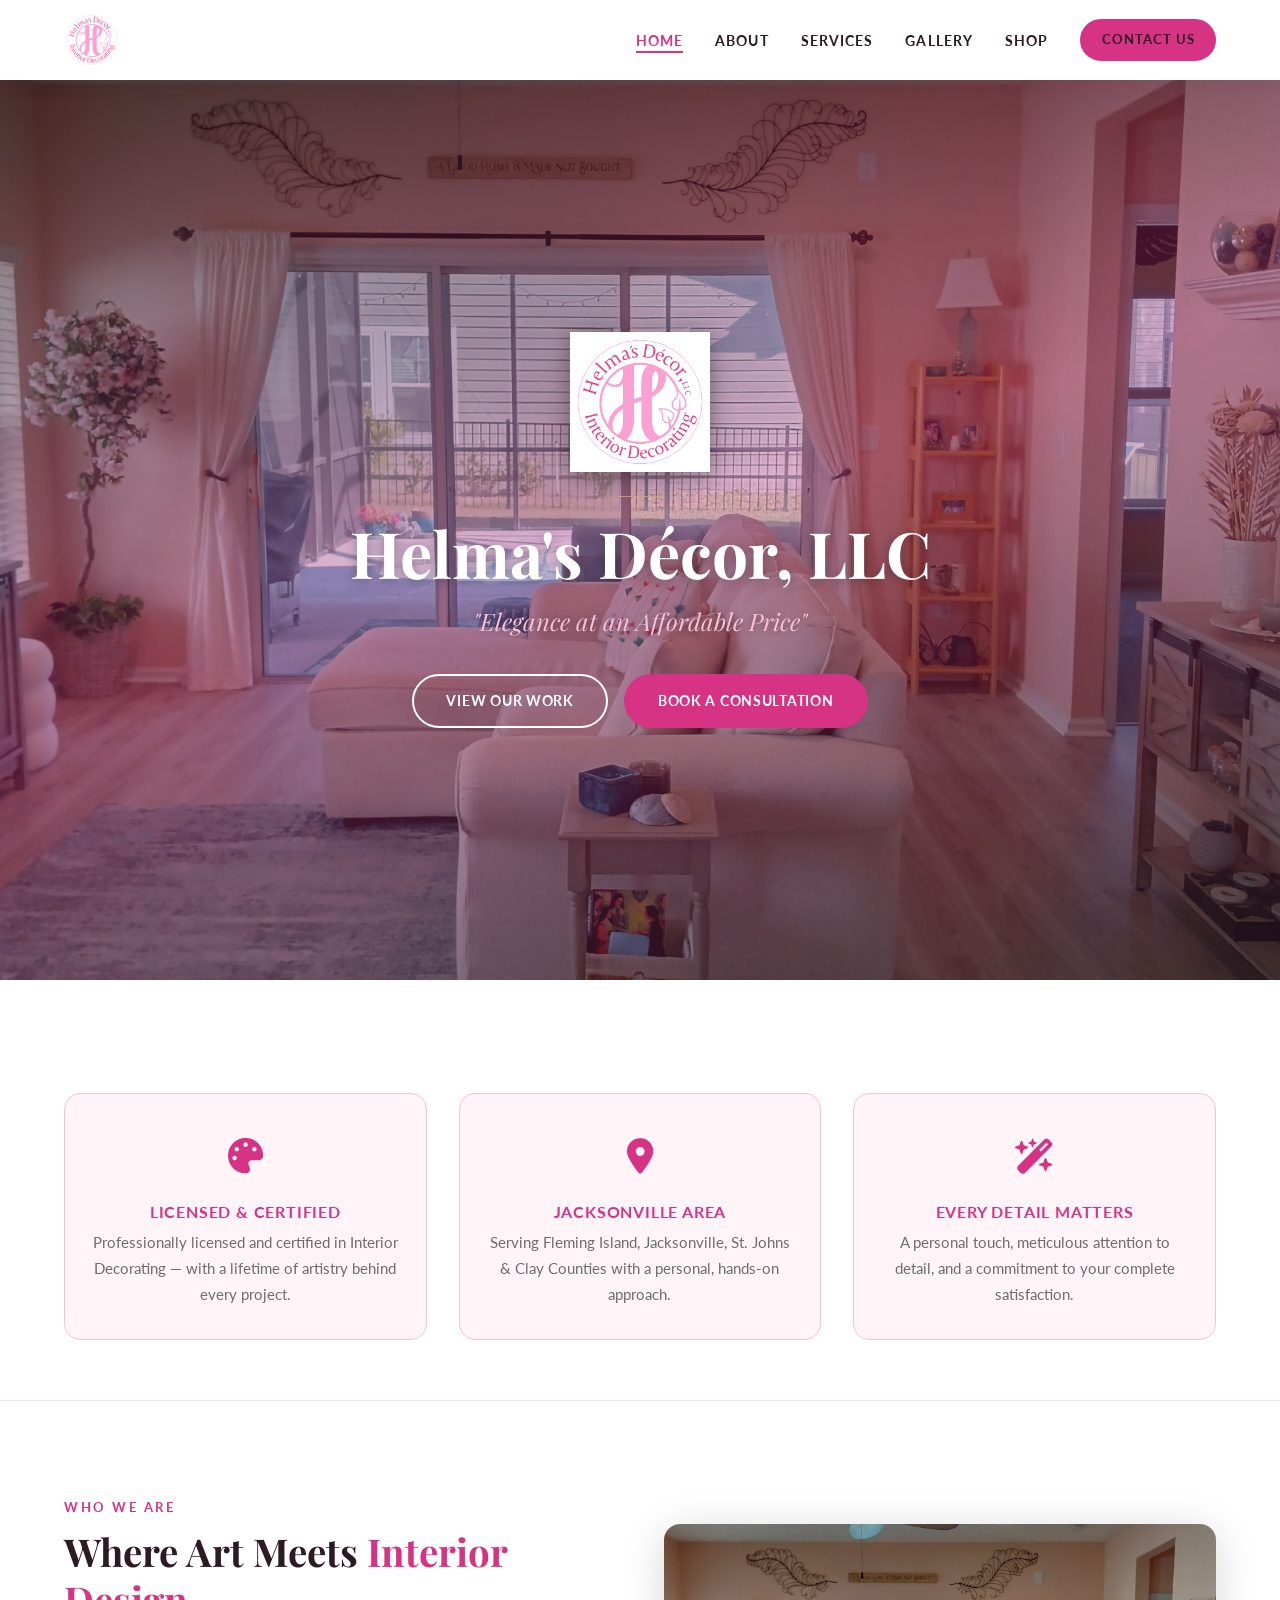
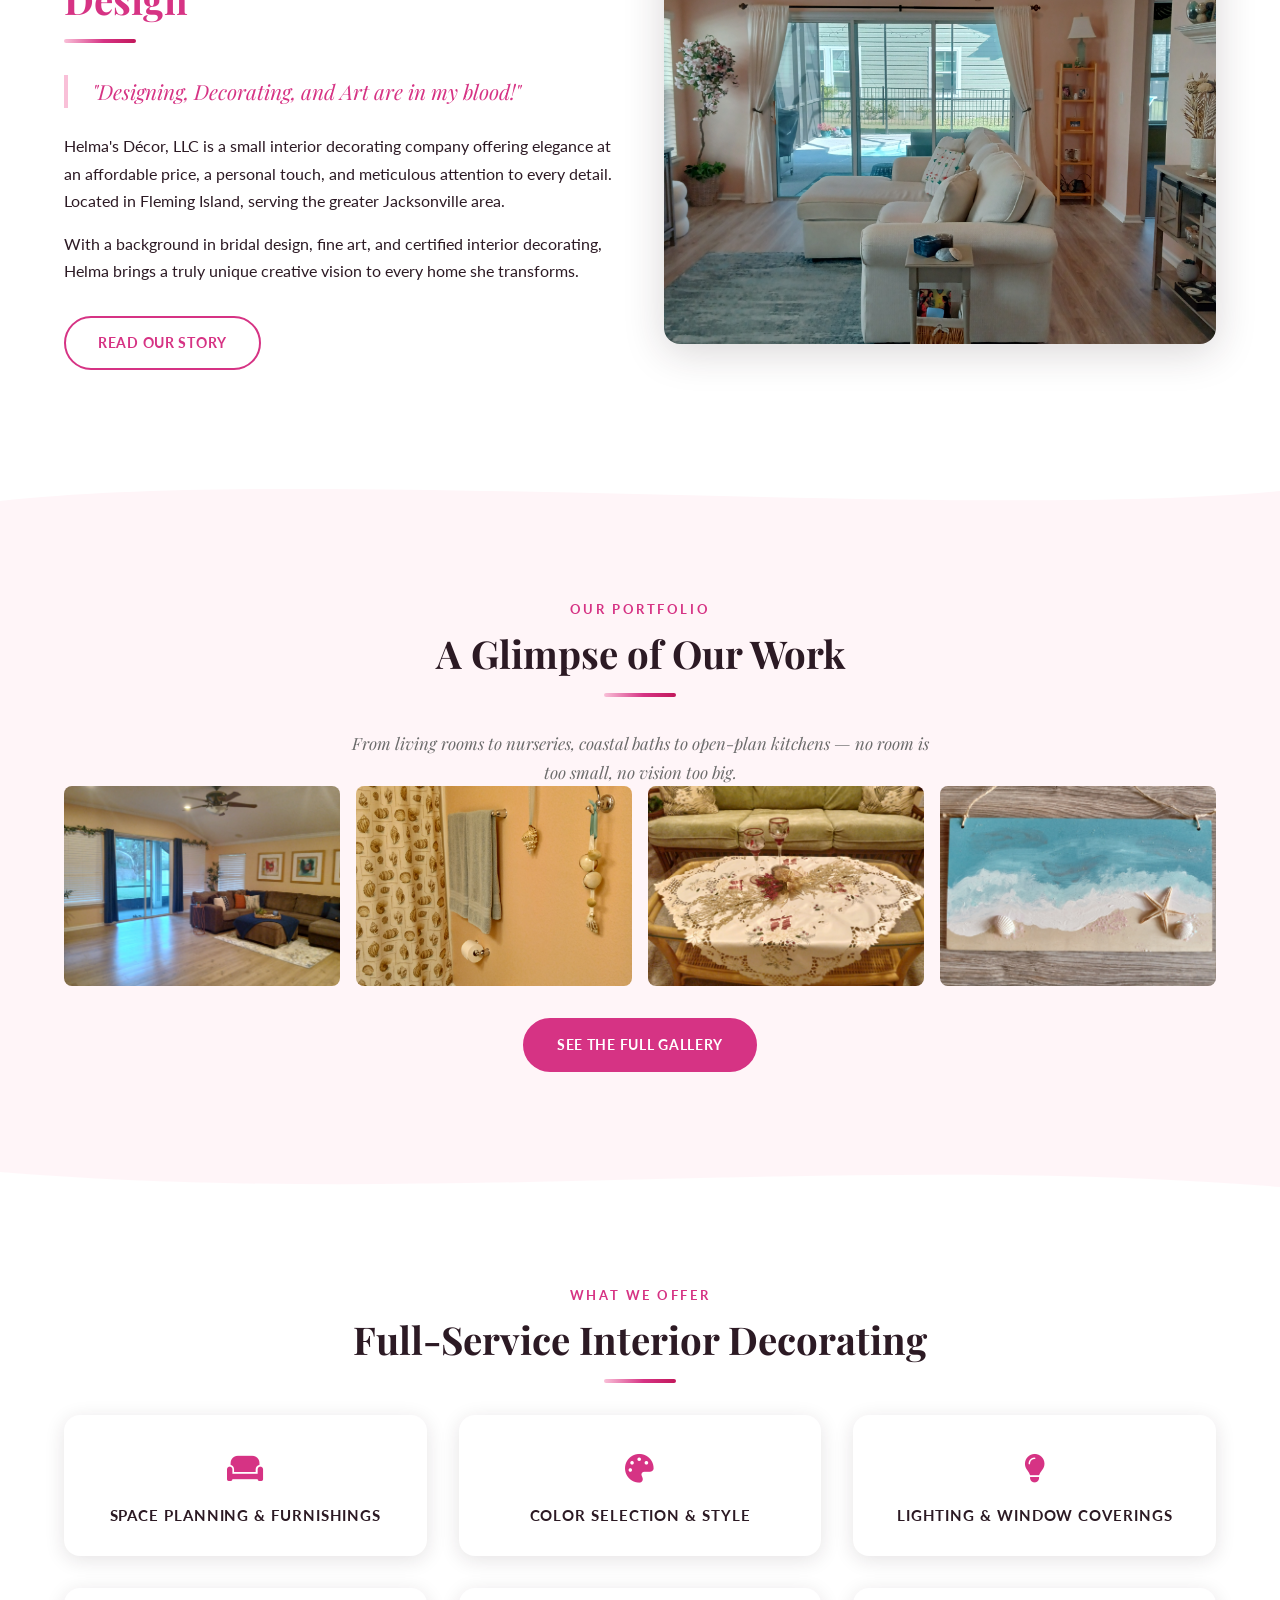
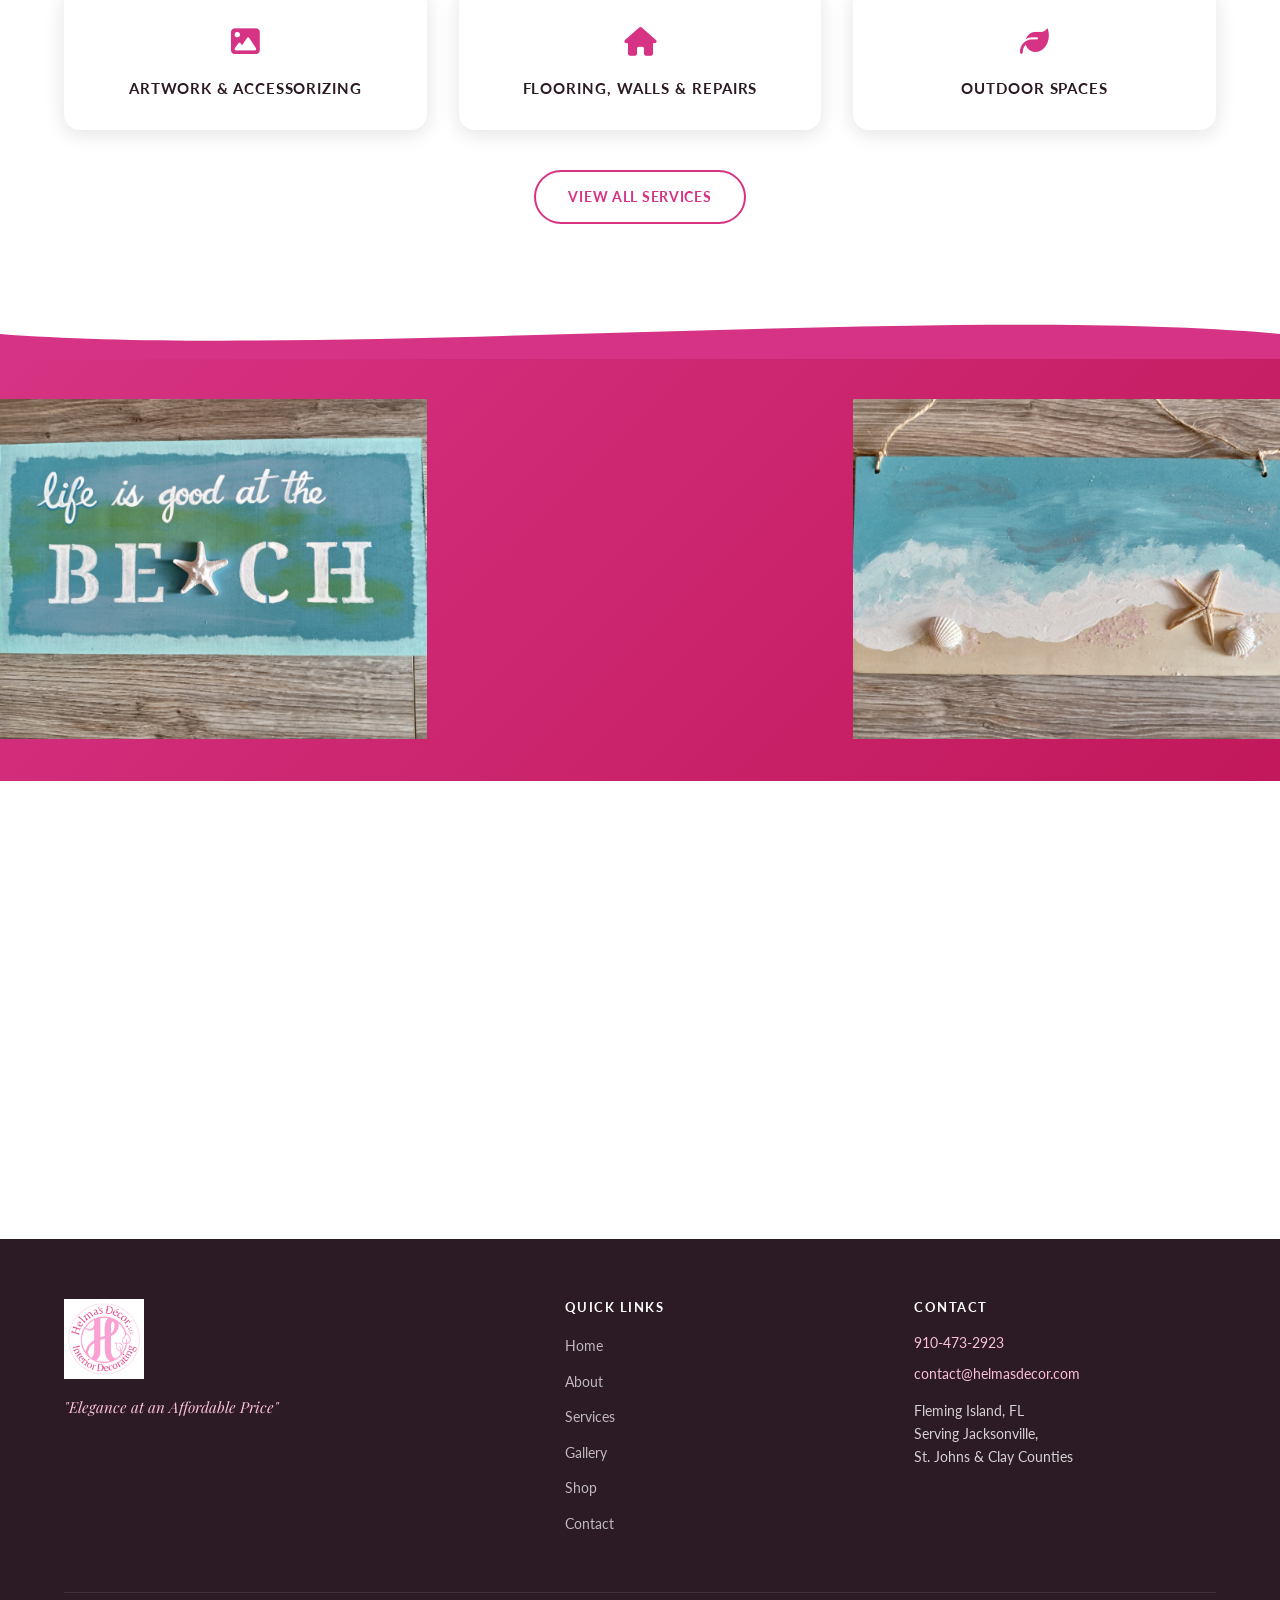
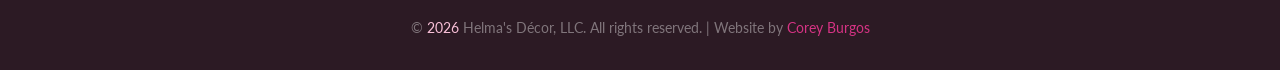
<file: index.html>
<!DOCTYPE html>
<html lang="en">
<head>
  <meta charset="UTF-8" />
  <meta name="viewport" content="width=device-width, initial-scale=1.0" />
  <title>Helma's Décor, LLC — Interior Decorating | Fleming Island, FL</title>
  <meta name="description" content="Helma's Décor, LLC offers elegance at an affordable price. Licensed interior decorating services in the Jacksonville, St. Johns & Clay County areas." />
  <link rel="stylesheet" href="https://cdnjs.cloudflare.com/ajax/libs/font-awesome/6.5.1/css/all.min.css" />
  <link rel="icon" href="/images/logo.jpg" type="image/jpeg" />
  <link rel="stylesheet" href="css/styles.css" />
  <script type="application/ld+json">
  {
    "@context": "https://schema.org",
    "@type": "LocalBusiness",
    "name": "Helma's Décor, LLC",
    "description": "Licensed interior decorating services offering space planning, color selection, custom artwork, beach plaques, and commercial signage. Elegance at an affordable price.",
    "url": "https://helmasdecor.com",
    "logo": "https://helmasdecor.com/images/logo.jpg",
    "image": "https://helmasdecor.com/images/logo.jpg",
    "telephone": "+19104732923",
    "email": "contact@helmasdecor.com",
    "address": {
      "@type": "PostalAddress",
      "addressLocality": "Fleming Island",
      "addressRegion": "FL",
      "addressCountry": "US"
    },
    "areaServed": [
      { "@type": "City", "name": "Fleming Island" },
      { "@type": "City", "name": "Jacksonville" },
      { "@type": "AdministrativeArea", "name": "St. Johns County" },
      { "@type": "AdministrativeArea", "name": "Clay County" }
    ],
    "priceRange": "$$",
    "sameAs": []
  }
  </script>
</head>
<body data-page="home">

  <!-- ======================================================
       NAVIGATION
  ====================================================== -->
  <nav class="navbar">
    <div class="container">
      <a href="/" class="nav-logo">
        <img src="images/logo.jpg" alt="Helma's Décor, LLC Logo" />
      </a>
      <button class="hamburger" aria-label="Toggle menu">
        <span></span><span></span><span></span>
      </button>
      <ul class="nav-links">
        <li><a href="/">Home</a></li>
        <li><a href="about/">About</a></li>
        <li><a href="services/">Services</a></li>
        <li><a href="gallery/">Gallery</a></li>
        <li><a href="shop/">Shop</a></li>
        <li><a href="contact/" class="btn btn-primary">Contact Us</a></li>
      </ul>
    </div>
  </nav>

  <!-- ======================================================
       HERO
  ====================================================== -->
  <section class="hero">
    <div class="hero-bg" style="background-image: url('images/hero-home.jpg');"></div>
    <div class="hero-overlay"></div>
    <div class="hero-content">
      <img src="images/logo.jpg" alt="Helma's Décor Logo" class="hero-logo" />
      <h1>Helma's Décor, LLC</h1>
      <p class="hero-tagline">"Elegance at an Affordable Price"</p>
      <div class="hero-buttons">
        <a href="gallery/" class="btn btn-outline">View Our Work</a>
        <a href="contact/" class="btn btn-primary">Book a Consultation</a>
      </div>
    </div>
  </section>

  <!-- Wave: hero → features -->
  <div class="wave-divider" aria-hidden="true">
    <svg viewBox="0 0 1440 55" preserveAspectRatio="none" xmlns="http://www.w3.org/2000/svg">
      <path d="M0,20 C240,55 480,0 720,28 C960,55 1200,10 1440,30 L1440,55 L0,55 Z" fill="#ffffff"/>
    </svg>
  </div>

  <!-- ======================================================
       FEATURES STRIP
  ====================================================== -->
  <section class="features-strip">
    <div class="container">
      <div class="grid-3">
        <div class="feature-card fade-in">
          <div class="feature-icon"><i class="fa-solid fa-palette"></i></div>
          <h3>Licensed &amp; Certified</h3>
          <p>Professionally licensed and certified in Interior Decorating — with a lifetime of artistry behind every project.</p>
        </div>
        <div class="feature-card fade-in fade-in-delay-1">
          <div class="feature-icon"><i class="fa-solid fa-location-dot"></i></div>
          <h3>Jacksonville Area</h3>
          <p>Serving Fleming Island, Jacksonville, St. Johns &amp; Clay Counties with a personal, hands-on approach.</p>
        </div>
        <div class="feature-card fade-in fade-in-delay-2">
          <div class="feature-icon"><i class="fa-solid fa-wand-magic-sparkles"></i></div>
          <h3>Every Detail Matters</h3>
          <p>A personal touch, meticulous attention to detail, and a commitment to your complete satisfaction.</p>
        </div>
      </div>
    </div>
  </section>

  <!-- ======================================================
       ABOUT TEASER
  ====================================================== -->
  <section class="section">
    <div class="container">
      <div class="grid-2">
        <div class="about-teaser-text fade-in">
          <p class="section-label">Who We Are</p>
          <h2 class="section-title">Where Art Meets <span class="text-pink">Interior Design</span></h2>
          <div class="divider" style="margin-left:0;"></div>
          <blockquote>"Designing, Decorating, and Art are in my blood!"</blockquote>
          <p>Helma's Décor, LLC is a small interior decorating company offering elegance at an affordable price, a personal touch, and meticulous attention to every detail. Located in Fleming Island, serving the greater Jacksonville area.</p>
          <p>With a background in bridal design, fine art, and certified interior decorating, Helma brings a truly unique creative vision to every home she transforms.</p>
          <a href="about/" class="btn btn-outline-pink" style="margin-top:1rem;">Read Our Story</a>
        </div>
        <div class="fade-in fade-in-delay-1">
          <img src="images/interior-1.jpg" alt="Beautifully decorated living room" class="about-teaser-img" />
        </div>
      </div>
    </div>
  </section>

  <!-- Wave: about → gallery teaser (blush background) -->
  <div class="wave-divider" aria-hidden="true">
    <svg viewBox="0 0 1440 55" preserveAspectRatio="none" xmlns="http://www.w3.org/2000/svg">
      <path d="M0,35 C360,0 1080,55 1440,25 L1440,55 L0,55 Z" fill="#FFF5F8"/>
    </svg>
  </div>

  <!-- ======================================================
       GALLERY TEASER
  ====================================================== -->
  <section class="section section-blush">
    <div class="container">
      <div class="text-center fade-in">
        <p class="section-label">Our Portfolio</p>
        <h2 class="section-title">A Glimpse of Our Work</h2>
        <div class="divider"></div>
        <p class="section-subtitle">From living rooms to nurseries, coastal baths to open-plan kitchens — no room is too small, no vision too big.</p>
      </div>
      <div class="gallery-teaser-grid fade-in">
        <div class="gallery-teaser-item">
          <img src="images/interior-3.jpg" alt="Decorated living room" />
        </div>
        <div class="gallery-teaser-item">
          <img src="images/interior-7.jpg" alt="Coastal bathroom decor" />
        </div>
        <div class="gallery-teaser-item">
          <img src="images/seasonal-1.jpg" alt="Christmas seasonal decor" />
        </div>
        <div class="gallery-teaser-item">
          <img src="images/beach-art-3.jpg" alt="Hand-painted beach art" />
        </div>
      </div>
      <div class="text-center fade-in">
        <a href="gallery/" class="btn btn-primary">See the Full Gallery</a>
      </div>
    </div>
  </section>

  <!-- Wave: gallery teaser (blush) → services (white) -->
  <div class="wave-divider" aria-hidden="true" style="background:#FFF5F8;">
    <svg viewBox="0 0 1440 55" preserveAspectRatio="none" xmlns="http://www.w3.org/2000/svg">
      <path d="M0,20 C480,55 960,0 1440,35 L1440,55 L0,55 Z" fill="#ffffff"/>
    </svg>
  </div>

  <!-- ======================================================
       SERVICES TEASER
  ====================================================== -->
  <section class="section">
    <div class="container">
      <div class="text-center fade-in">
        <p class="section-label">What We Offer</p>
        <h2 class="section-title">Full-Service Interior Decorating</h2>
        <div class="divider"></div>
      </div>
      <div class="grid-3 fade-in">
        <div class="service-card">
          <div class="service-icon"><i class="fa-solid fa-couch"></i></div>
          <h3>Space Planning &amp; Furnishings</h3>
        </div>
        <div class="service-card">
          <div class="service-icon"><i class="fa-solid fa-palette"></i></div>
          <h3>Color Selection &amp; Style</h3>
        </div>
        <div class="service-card">
          <div class="service-icon"><i class="fa-solid fa-lightbulb"></i></div>
          <h3>Lighting &amp; Window Coverings</h3>
        </div>
        <div class="service-card">
          <div class="service-icon"><i class="fa-solid fa-image"></i></div>
          <h3>Artwork &amp; Accessorizing</h3>
        </div>
        <div class="service-card">
          <div class="service-icon"><i class="fa-solid fa-house"></i></div>
          <h3>Flooring, Walls &amp; Repairs</h3>
        </div>
        <div class="service-card">
          <div class="service-icon"><i class="fa-solid fa-leaf"></i></div>
          <h3>Outdoor Spaces</h3>
        </div>
      </div>
      <div class="text-center fade-in" style="margin-top:2.5rem;">
        <a href="services/" class="btn btn-outline-pink">View All Services</a>
      </div>
    </div>
  </section>

  <!-- Wave: services → art strip (pink gradient) -->
  <div class="wave-divider" aria-hidden="true">
    <svg viewBox="0 0 1440 55" preserveAspectRatio="none" xmlns="http://www.w3.org/2000/svg">
      <path d="M0,30 C360,55 1080,0 1440,30 L1440,55 L0,55 Z" fill="#D63384"/>
    </svg>
  </div>

  <!-- ======================================================
       ART TEASER STRIP
  ====================================================== -->
  <section class="section-pink" style="padding: 0;">
    <div class="art-teaser-strip">
      <div class="art-teaser-img-wrap" style="overflow:hidden;">
        <img src="images/beach-art-1.jpg" alt="Beach art plaque" class="art-teaser-img" />
      </div>
      <div class="art-teaser-text fade-in">
        <p class="section-label" style="color:rgba(255,255,255,0.7);">Art &amp; Shop</p>
        <h2 style="color:white; margin-bottom:1rem;">Original Art<br />&amp; Beach Décor</h2>
        <p style="color:rgba(255,255,255,0.9); margin-bottom:1.5rem;">Helma is a lifelong artist. From hand-painted beach plaques to original abstract paintings and custom commercial signage — each piece is one-of-a-kind.</p>
        <a href="shop/" class="btn btn-outline">Visit the Shop</a>
      </div>
      <div class="art-teaser-img-wrap" style="overflow:hidden;">
        <img src="images/beach-art-3.jpg" alt="Hand-painted beach scene" class="art-teaser-img" />
      </div>
    </div>
  </section>

  <!-- ======================================================
       CALL TO ACTION
  ====================================================== -->
  <section class="section">
    <div class="container text-center fade-in">
      <p class="section-label">Ready to Transform Your Home?</p>
      <h2 class="section-title">Your Dream Space Starts with a Conversation</h2>
      <div class="divider"></div>
      <p class="section-subtitle">Whether it's one room or your entire home — Helma is ready to bring your vision to life. No job is too small!</p>
      <a href="contact/" class="btn btn-primary" style="font-size:1rem; padding: 1rem 2.5rem;">Book Your Free Consultation</a>
    </div>
  </section>

  <!-- ======================================================
       FOOTER
  ====================================================== -->
  <footer class="footer">
    <div class="container">
      <div class="footer-grid">
        <div class="footer-logo">
          <img src="images/logo.jpg" alt="Helma's Décor, LLC" />
          <p>"Elegance at an Affordable Price"</p>
        </div>
        <div>
          <h4>Quick Links</h4>
          <ul>
            <li><a href="/">Home</a></li>
            <li><a href="about/">About</a></li>
            <li><a href="services/">Services</a></li>
            <li><a href="gallery/">Gallery</a></li>
            <li><a href="shop/">Shop</a></li>
            <li><a href="contact/">Contact</a></li>
          </ul>
        </div>
        <div class="footer-contact">
          <h4>Contact</h4>
          <p><a href="tel:9104732923">910-473-2923</a></p>
          <p><a href="mailto:contact@helmasdecor.com">contact@helmasdecor.com</a></p>
          <p style="margin-top:0.8rem; font-size:0.85rem;">Fleming Island, FL<br />Serving Jacksonville,<br />St. Johns &amp; Clay Counties</p>
        </div>
      </div>
      <div class="footer-bottom">
        <p>&copy; <span id="year"></span> Helma's Décor, LLC. All rights reserved. | Website by <a href="https://coreyburgos.com" target="_blank" rel="noopener">Corey Burgos</a></p>
      </div>
    </div>
  </footer>

  <script>
    document.getElementById('year').textContent = new Date().getFullYear();
  </script>
  <script src="js/main.js"></script>
</body>
</html>
</file>
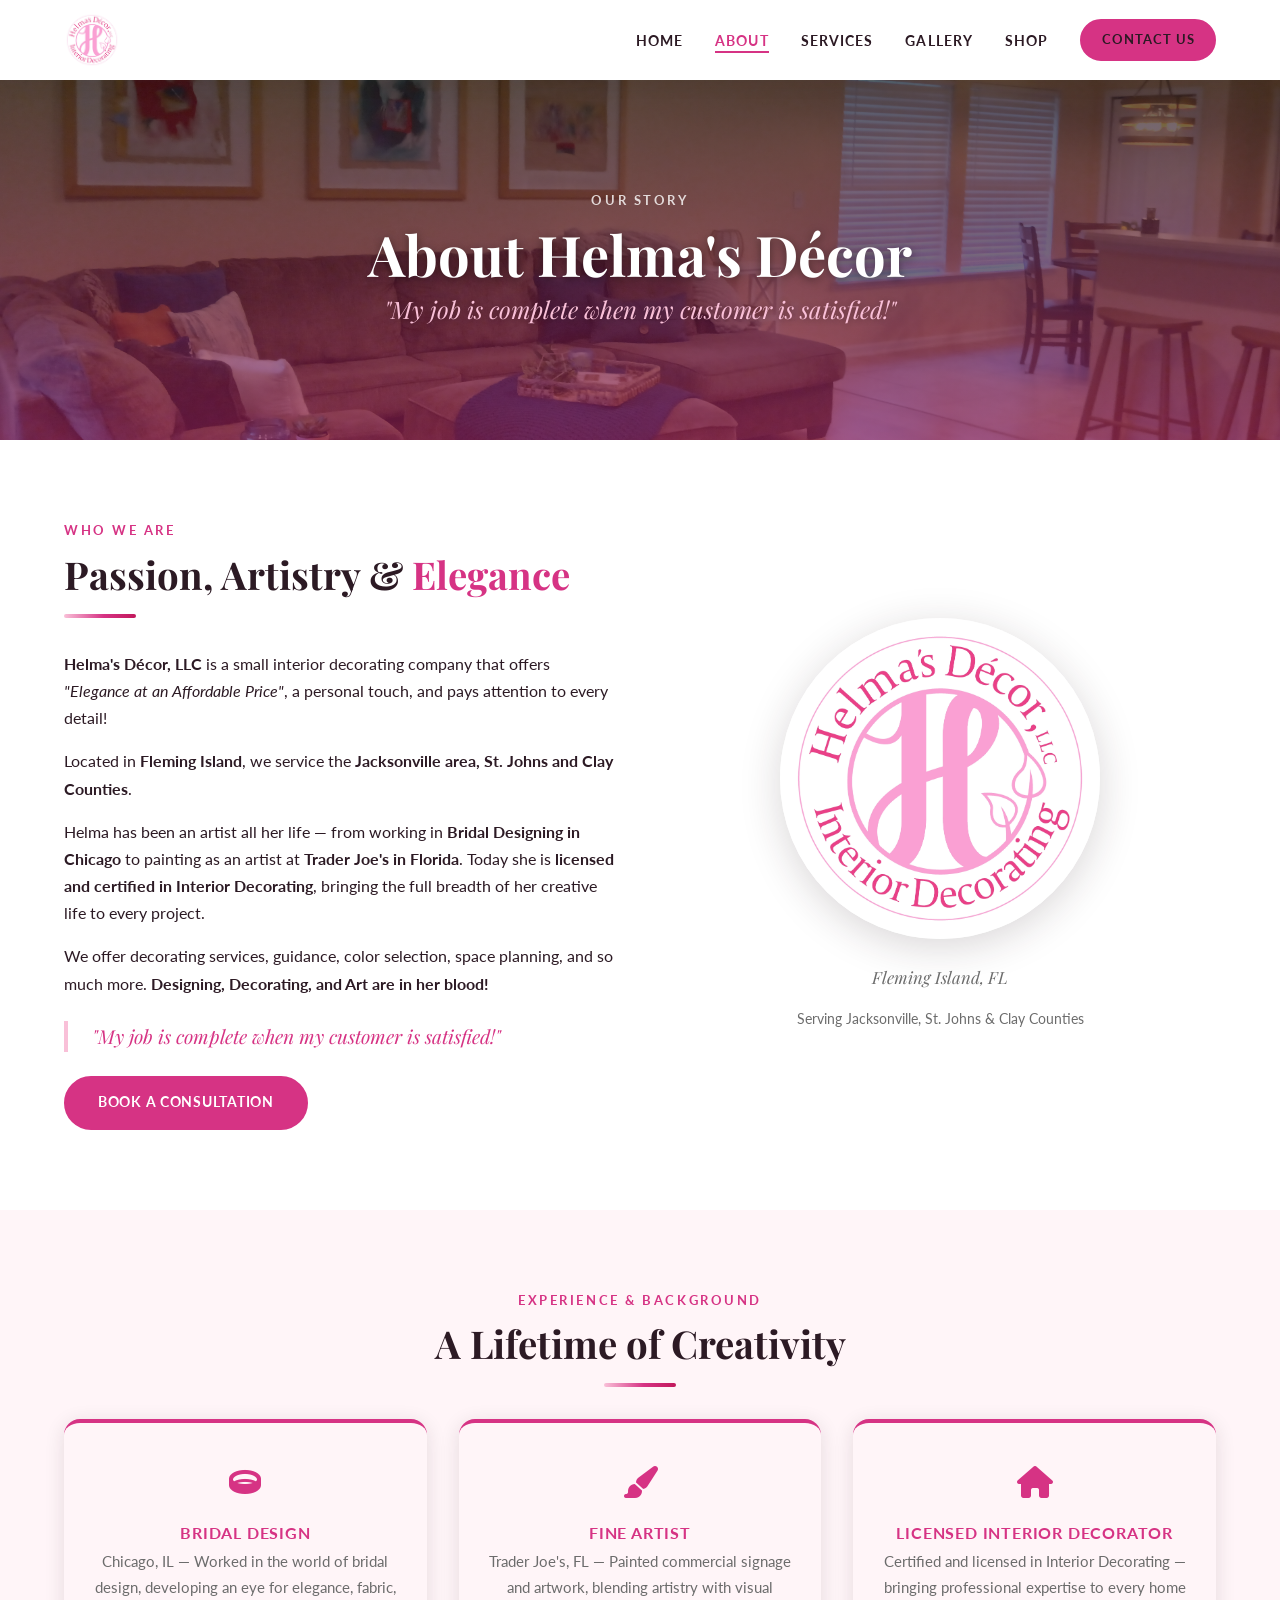
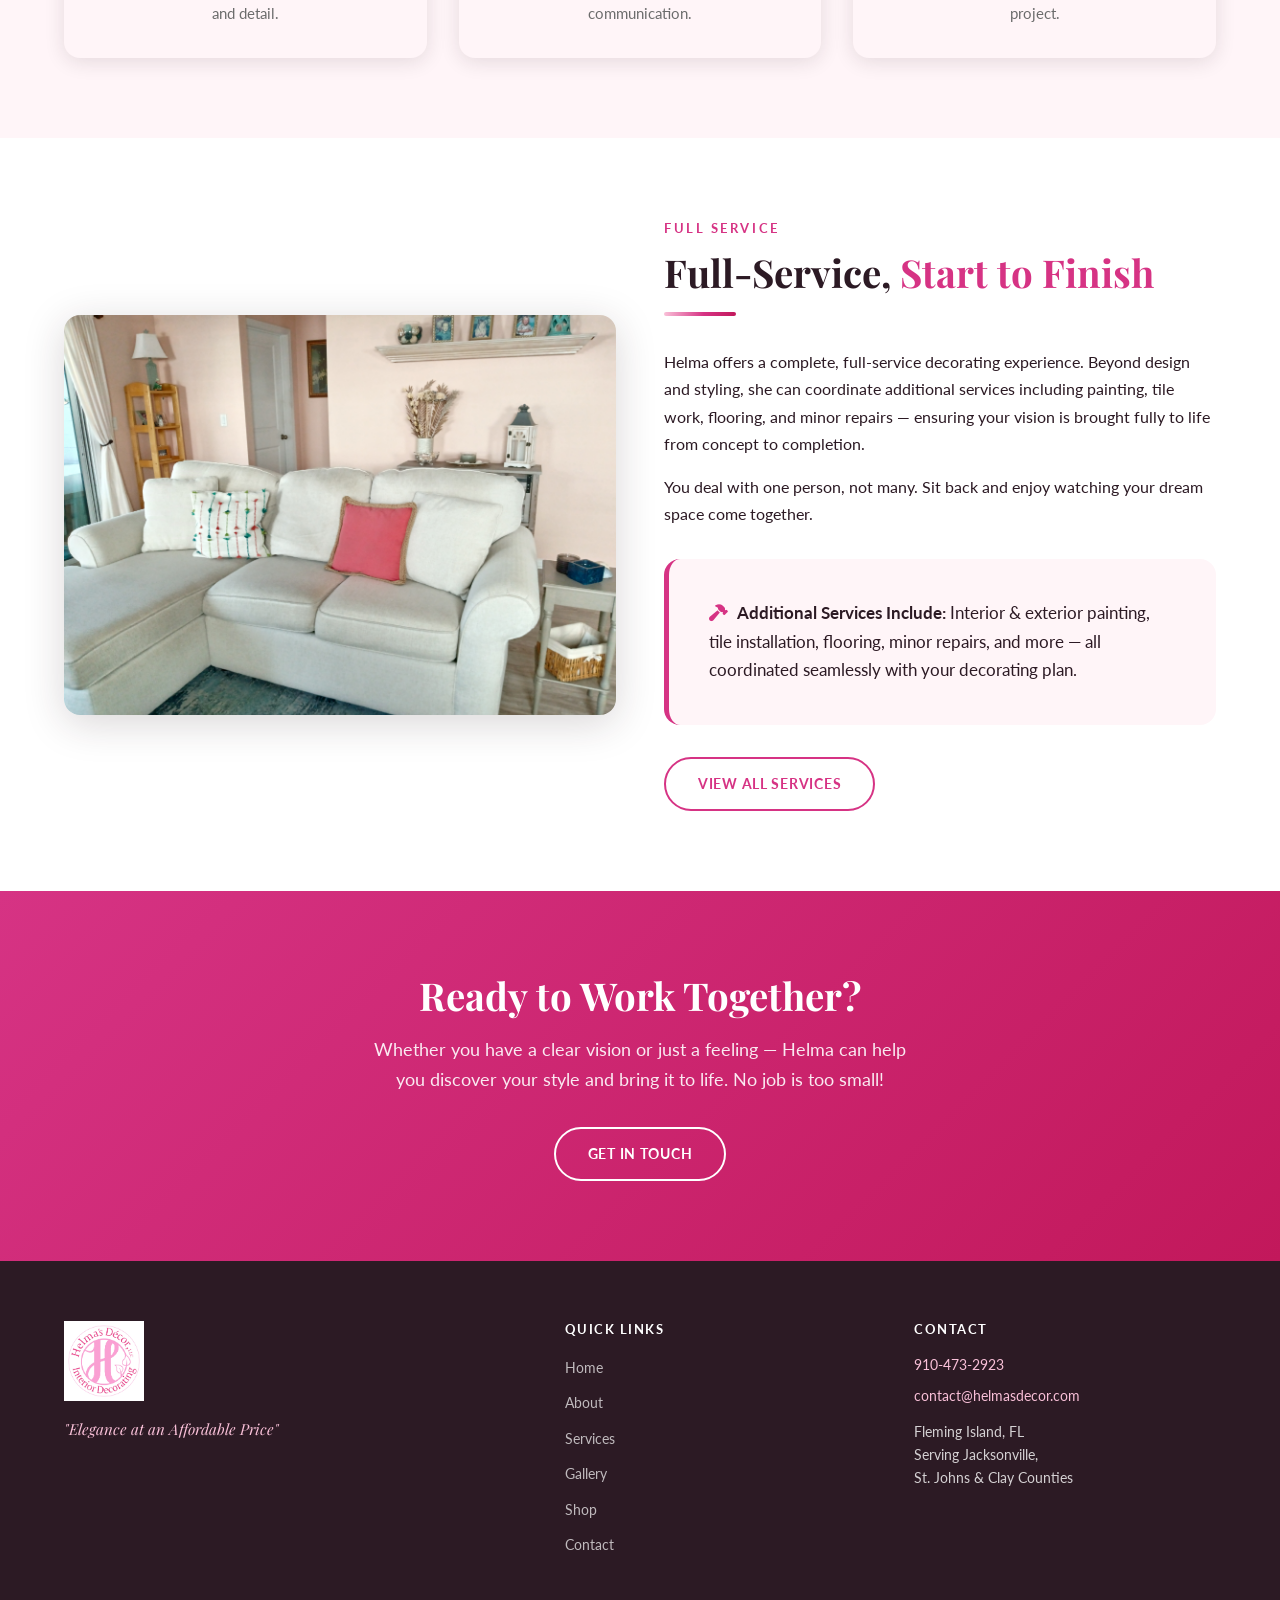
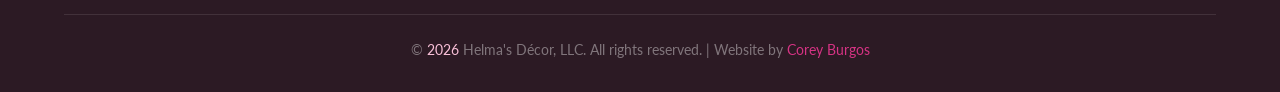
<file: about/index.html>
<!DOCTYPE html>
<html lang="en">
<head>
  <meta charset="UTF-8" />
  <meta name="viewport" content="width=device-width, initial-scale=1.0" />
  <title>About — Helma's Décor, LLC</title>
  <meta name="description" content="Learn about Helma's background in bridal design, fine art, and certified interior decorating. Serving the Jacksonville, FL area." />
  <link rel="stylesheet" href="https://cdnjs.cloudflare.com/ajax/libs/font-awesome/6.5.1/css/all.min.css" />
  <link rel="icon" href="/images/logo.jpg" type="image/jpeg" />
  <link rel="stylesheet" href="../css/styles.css" />
</head>
<body data-page="about">

  <!-- ======================================================
       NAVIGATION
  ====================================================== -->
  <nav class="navbar">
    <div class="container">
      <a href="/" class="nav-logo">
        <img src="../images/logo.jpg" alt="Helma's Décor, LLC Logo" />
      </a>
      <button class="hamburger" aria-label="Toggle menu">
        <span></span><span></span><span></span>
      </button>
      <ul class="nav-links">
        <li><a href="/">Home</a></li>
        <li><a href="../about/">About</a></li>
        <li><a href="../services/">Services</a></li>
        <li><a href="../gallery/">Gallery</a></li>
        <li><a href="../shop/">Shop</a></li>
        <li><a href="../contact/" class="btn btn-primary">Contact Us</a></li>
      </ul>
    </div>
  </nav>

  <!-- ======================================================
       PAGE HERO
  ====================================================== -->
  <section class="page-hero">
    <div class="page-hero-bg" style="background-image: url('../images/hero-about.jpg');"></div>
    <div class="page-hero-overlay"></div>
    <div class="page-hero-content">
      <p class="section-label" style="color:rgba(255,255,255,0.8);">Our Story</p>
      <h1>About Helma's Décor</h1>
      <p class="hero-tagline">"My job is complete when my customer is satisfied!"</p>
    </div>
  </section>

  <!-- ======================================================
       ABOUT MAIN SECTION
  ====================================================== -->
  <section class="section">
    <div class="container">
      <div class="grid-2">
        <div class="fade-in">
          <p class="section-label">Who We Are</p>
          <h2 class="section-title">Passion, Artistry &amp; <span class="text-pink">Elegance</span></h2>
          <div class="divider" style="margin-left:0;"></div>

          <p><strong>Helma's Décor, LLC</strong> is a small interior decorating company that offers <em>"Elegance at an Affordable Price"</em>, a personal touch, and pays attention to every detail!</p>

          <p>Located in <strong>Fleming Island</strong>, we service the <strong>Jacksonville area, St. Johns and Clay Counties</strong>.</p>

          <p>Helma has been an artist all her life — from working in <strong>Bridal Designing in Chicago</strong> to painting as an artist at <strong>Trader Joe's in Florida</strong>. Today she is <strong>licensed and certified in Interior Decorating</strong>, bringing the full breadth of her creative life to every project.</p>

          <p>We offer decorating services, guidance, color selection, space planning, and so much more. <strong>Designing, Decorating, and Art are in her blood!</strong></p>

          <blockquote style="font-family:'Playfair Display',serif; font-style:italic; font-size:1.2rem; color:var(--pink); border-left:4px solid var(--light-pink); padding-left:1.5rem; margin:1.5rem 0; line-height:1.6;">"My job is complete when my customer is satisfied!"</blockquote>

          <a href="../contact/" class="btn btn-primary">Book a Consultation</a>
        </div>

        <div class="about-logo-wrap fade-in fade-in-delay-2">
          <img src="../images/logo.jpg" alt="Helma's Décor, LLC" />
          <p style="text-align:center; margin-top:1.5rem; font-family:'Playfair Display',serif; font-style:italic; font-size:1.05rem; color:var(--gray);">Fleming Island, FL</p>
          <p style="text-align:center; color:var(--gray); font-size:0.9rem;">Serving Jacksonville, St. Johns &amp; Clay Counties</p>
        </div>
      </div>
    </div>
  </section>

  <!-- ======================================================
       CREDENTIALS STRIP
  ====================================================== -->
  <section class="section section-blush">
    <div class="container">
      <div class="text-center fade-in">
        <p class="section-label">Experience &amp; Background</p>
        <h2 class="section-title">A Lifetime of Creativity</h2>
        <div class="divider"></div>
      </div>
      <div class="grid-3 fade-in">
        <div class="credential-card">
          <div class="credential-icon"><i class="fa-solid fa-ring"></i></div>
          <h3>Bridal Design</h3>
          <p style="color:var(--gray); font-size:0.95rem;">Chicago, IL — Worked in the world of bridal design, developing an eye for elegance, fabric, and detail.</p>
        </div>
        <div class="credential-card">
          <div class="credential-icon"><i class="fa-solid fa-paintbrush"></i></div>
          <h3>Fine Artist</h3>
          <p style="color:var(--gray); font-size:0.95rem;">Trader Joe's, FL — Painted commercial signage and artwork, blending artistry with visual communication.</p>
        </div>
        <div class="credential-card">
          <div class="credential-icon"><i class="fa-solid fa-house"></i></div>
          <h3>Licensed Interior Decorator</h3>
          <p style="color:var(--gray); font-size:0.95rem;">Certified and licensed in Interior Decorating — bringing professional expertise to every home project.</p>
        </div>
      </div>
    </div>
  </section>

  <!-- ======================================================
       FULL SERVICE
  ====================================================== -->
  <section class="section">
    <div class="container">
      <div class="grid-2">
        <div class="fade-in">
          <img src="../images/interior-2.jpg" alt="Beautifully decorated room" style="border-radius:16px; box-shadow: 0 8px 40px rgba(44,26,36,0.18); width:100%; height:400px; object-fit:cover;" />
        </div>
        <div class="fade-in fade-in-delay-1">
          <p class="section-label">Full Service</p>
          <h2 class="section-title">Full-Service, <span class="text-pink">Start to Finish</span></h2>
          <div class="divider" style="margin-left:0;"></div>
          <p>Helma offers a complete, full-service decorating experience. Beyond design and styling, she can coordinate additional services including painting, tile work, flooring, and minor repairs — ensuring your vision is brought fully to life from concept to completion.</p>
          <p>You deal with one person, not many. Sit back and enjoy watching your dream space come together.</p>

          <div class="team-note">
            <strong><i class="fa-solid fa-hammer" style="color:var(--pink); margin-right:0.4rem;"></i> Additional Services Include:</strong> Interior &amp; exterior painting, tile installation, flooring, minor repairs, and more — all coordinated seamlessly with your decorating plan.
          </div>

          <a href="../services/" class="btn btn-outline-pink" style="margin-top:2rem;">View All Services</a>
        </div>
      </div>
    </div>
  </section>

  <!-- ======================================================
       CTA
  ====================================================== -->
  <section class="section section-pink">
    <div class="container text-center fade-in">
      <h2>Ready to Work Together?</h2>
      <p style="color:rgba(255,255,255,0.9); font-size:1.1rem; margin: 1rem auto 2rem; max-width:560px;">Whether you have a clear vision or just a feeling — Helma can help you discover your style and bring it to life. No job is too small!</p>
      <a href="../contact/" class="btn btn-outline">Get in Touch</a>
    </div>
  </section>

  <!-- ======================================================
       FOOTER
  ====================================================== -->
  <footer class="footer">
    <div class="container">
      <div class="footer-grid">
        <div class="footer-logo">
          <img src="../images/logo.jpg" alt="Helma's Décor, LLC" />
          <p>"Elegance at an Affordable Price"</p>
        </div>
        <div>
          <h4>Quick Links</h4>
          <ul>
            <li><a href="/">Home</a></li>
            <li><a href="../about/">About</a></li>
            <li><a href="../services/">Services</a></li>
            <li><a href="../gallery/">Gallery</a></li>
            <li><a href="../shop/">Shop</a></li>
            <li><a href="../contact/">Contact</a></li>
          </ul>
        </div>
        <div class="footer-contact">
          <h4>Contact</h4>
          <p><a href="tel:9104732923">910-473-2923</a></p>
          <p><a href="mailto:contact@helmasdecor.com">contact@helmasdecor.com</a></p>
          <p style="margin-top:0.8rem; font-size:0.85rem;">Fleming Island, FL<br />Serving Jacksonville,<br />St. Johns &amp; Clay Counties</p>
        </div>
      </div>
      <div class="footer-bottom">
        <p>&copy; <span id="year"></span> Helma's Décor, LLC. All rights reserved. | Website by <a href="https://coreyburgos.com" target="_blank" rel="noopener">Corey Burgos</a></p>
      </div>
    </div>
  </footer>

  <script>document.getElementById('year').textContent = new Date().getFullYear();</script>
  <script src="../js/main.js"></script>
</body>
</html>
</file>
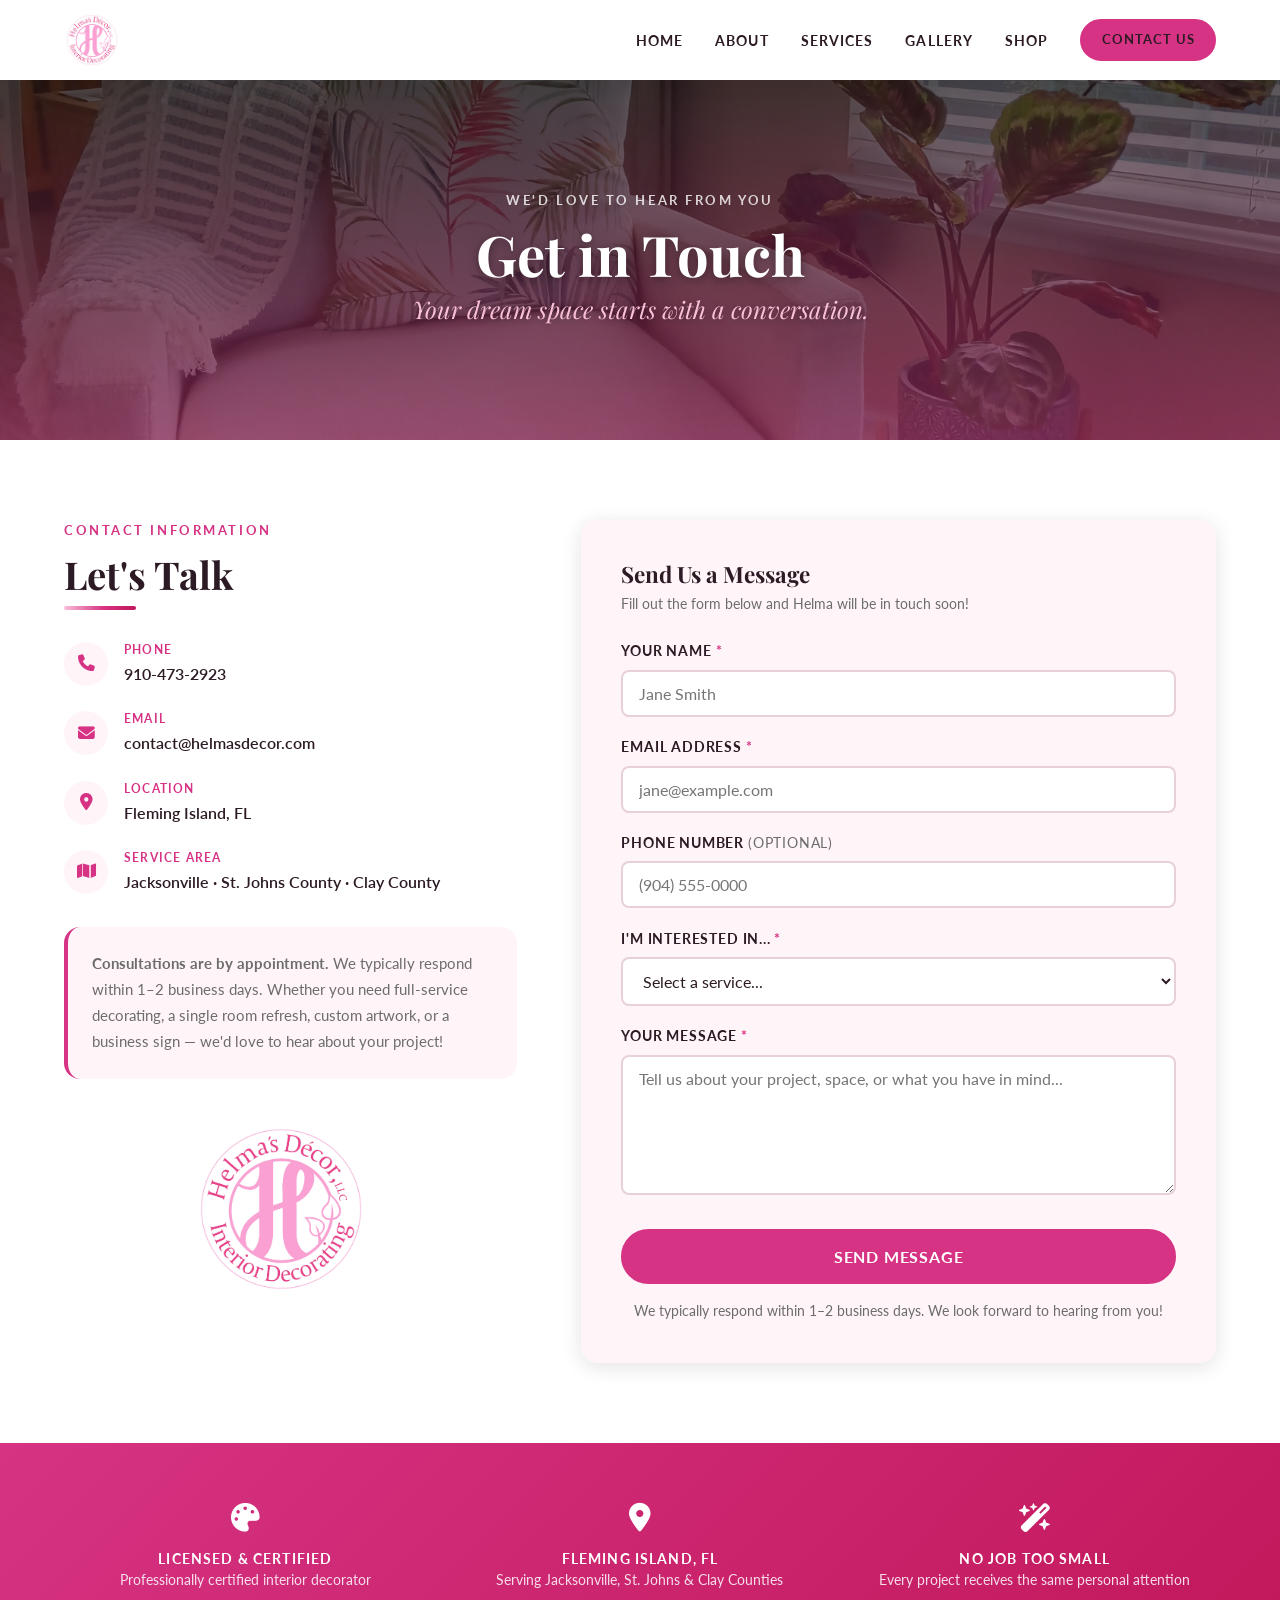
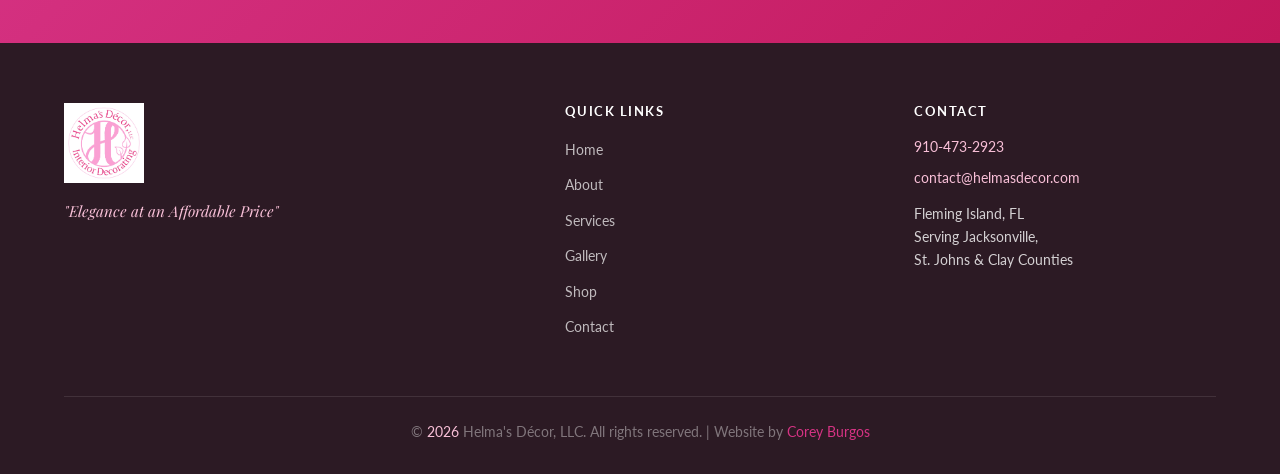
<file: contact/index.html>
<!DOCTYPE html>
<html lang="en">
<head>
  <meta charset="UTF-8" />
  <meta name="viewport" content="width=device-width, initial-scale=1.0" />
  <title>Contact — Helma's Décor, LLC</title>
  <meta name="description" content="Contact Helma's Décor, LLC for interior decorating consultations, artwork inquiries, or custom signage. Serving Fleming Island, Jacksonville, St. Johns & Clay Counties." />
  <link rel="stylesheet" href="https://cdnjs.cloudflare.com/ajax/libs/font-awesome/6.5.1/css/all.min.css" />
  <link rel="icon" href="/images/logo.jpg" type="image/jpeg" />
  <link rel="stylesheet" href="../css/styles.css" />
  <style>
    .contact-section {
      padding: 80px 0;
    }
    .contact-layout {
      display: grid;
      grid-template-columns: 1fr 1.4fr;
      gap: 4rem;
      align-items: start;
    }
    @media (max-width: 768px) {
      .contact-layout { grid-template-columns: 1fr; gap: 2.5rem; }
    }
    .contact-detail {
      display: flex;
      align-items: flex-start;
      gap: 1rem;
      margin-bottom: 1.5rem;
    }
    .contact-detail-icon {
      font-size: 1.05rem;
      flex-shrink: 0;
      width: 44px;
      height: 44px;
      background: var(--blush);
      border-radius: 50%;
      display: flex;
      align-items: center;
      justify-content: center;
      color: var(--pink);
    }
    .contact-detail-text h4 {
      font-family: 'Lato', sans-serif;
      font-size: 0.75rem;
      font-weight: 700;
      text-transform: uppercase;
      letter-spacing: 0.1em;
      color: var(--pink);
      margin-bottom: 0.2rem;
    }
    .contact-detail-text p, .contact-detail-text a {
      font-size: 1rem;
      color: var(--dark);
      font-weight: 600;
    }
    .contact-detail-text a:hover { color: var(--pink); }
    .service-area-note {
      background: var(--blush);
      border-radius: var(--radius-lg);
      padding: 1.5rem;
      border-left: 4px solid var(--pink);
      margin-top: 2rem;
    }
    .service-area-note p {
      font-size: 0.95rem;
      color: var(--gray);
      margin: 0;
    }
  </style>
</head>
<body data-page="contact">

  <!-- ======================================================
       NAVIGATION
  ====================================================== -->
  <nav class="navbar">
    <div class="container">
      <a href="/" class="nav-logo">
        <img src="../images/logo.jpg" alt="Helma's Décor, LLC Logo" />
      </a>
      <button class="hamburger" aria-label="Toggle menu">
        <span></span><span></span><span></span>
      </button>
      <ul class="nav-links">
        <li><a href="/">Home</a></li>
        <li><a href="../about/">About</a></li>
        <li><a href="../services/">Services</a></li>
        <li><a href="../gallery/">Gallery</a></li>
        <li><a href="../shop/">Shop</a></li>
        <li><a href="../contact/" class="btn btn-primary">Contact Us</a></li>
      </ul>
    </div>
  </nav>

  <!-- ======================================================
       PAGE HERO
  ====================================================== -->
  <section class="page-hero">
    <div class="page-hero-bg" style="background-image: url('../images/hero-contact.jpg');"></div>
    <div class="page-hero-overlay"></div>
    <div class="page-hero-content">
      <p class="section-label" style="color:rgba(255,255,255,0.8);">We'd Love to Hear From You</p>
      <h1>Get in Touch</h1>
      <p class="hero-tagline">Your dream space starts with a conversation.</p>
    </div>
  </section>

  <!-- ======================================================
       CONTACT SECTION
  ====================================================== -->
  <section class="contact-section">
    <div class="container">
      <div class="contact-layout">

        <!-- LEFT: Contact Info -->
        <div class="fade-in">

          <p class="section-label">Contact Information</p>
          <h2 class="section-title" style="margin-bottom:0.5rem;">Let's Talk</h2>
          <div class="divider" style="margin-left:0; margin-bottom:2rem;"></div>

          <div class="contact-detail">
            <div class="contact-detail-icon"><i class="fa-solid fa-phone"></i></div>
            <div class="contact-detail-text">
              <h4>Phone</h4>
              <a href="tel:9104732923">910-473-2923</a>
            </div>
          </div>

          <div class="contact-detail">
            <div class="contact-detail-icon"><i class="fa-solid fa-envelope"></i></div>
            <div class="contact-detail-text">
              <h4>Email</h4>
              <a href="mailto:contact@helmasdecor.com">contact@helmasdecor.com</a>
            </div>
          </div>

          <div class="contact-detail">
            <div class="contact-detail-icon"><i class="fa-solid fa-location-dot"></i></div>
            <div class="contact-detail-text">
              <h4>Location</h4>
              <p>Fleming Island, FL</p>
            </div>
          </div>

          <div class="contact-detail">
            <div class="contact-detail-icon"><i class="fa-solid fa-map"></i></div>
            <div class="contact-detail-text">
              <h4>Service Area</h4>
              <p>Jacksonville · St. Johns County · Clay County</p>
            </div>
          </div>

          <div class="service-area-note">
            <p><strong>Consultations are by appointment.</strong> We typically respond within 1–2 business days. Whether you need full-service decorating, a single room refresh, custom artwork, or a business sign — we'd love to hear about your project!</p>
          </div>

          <div class="contact-logo" style="margin-top:2.5rem;">
            <img src="../images/logo.jpg" alt="Helma's Décor, LLC" style="max-width:180px;" />
          </div>

        </div>

        <!-- RIGHT: Contact Form -->
        <div class="fade-in fade-in-delay-1">
          <div class="contact-form-wrap">
            <h3 style="font-size:1.4rem; margin-bottom:0.25rem;">Send Us a Message</h3>
            <p style="color:var(--gray); font-size:0.9rem; margin-bottom:1.5rem;">Fill out the form below and Helma will be in touch soon!</p>

            <form action="../contact.php" method="POST" id="contact-form" novalidate>

              <!-- Honeypot: hidden from real users, filled by bots — do not remove -->
              <div style="position:absolute;left:-9999px;top:-9999px;width:1px;height:1px;overflow:hidden;" aria-hidden="true">
                <label for="website">Website (leave blank)</label>
                <input type="text" id="website" name="website" value="" tabindex="-1" autocomplete="off" />
              </div>

              <div class="form-group">
                <label for="name">Your Name <span style="color:var(--pink);">*</span></label>
                <input type="text" id="name" name="name" placeholder="Jane Smith" required />
              </div>

              <div class="form-group">
                <label for="email">Email Address <span style="color:var(--pink);">*</span></label>
                <input type="email" id="email" name="email" placeholder="jane@example.com" required />
              </div>

              <div class="form-group">
                <label for="phone">Phone Number <span style="color:var(--gray); font-weight:400;">(optional)</span></label>
                <input type="tel" id="phone" name="phone" placeholder="(904) 555-0000" />
              </div>

              <div class="form-group">
                <label for="interest">I'm interested in... <span style="color:var(--pink);">*</span></label>
                <select id="interest" name="interest" required style="width:100%; padding:0.75rem 1rem; border:2px solid #e8d0da; border-radius:8px; font-family:'Lato',sans-serif; font-size:1rem; color:var(--dark); background:white; outline:none; cursor:pointer;">
                  <option value="" disabled selected>Select a service...</option>
                  <option value="decorating">Interior Decorating Services</option>
                  <option value="consultation">Free Consultation</option>
                  <option value="artwork">Original Artwork / Paintings</option>
                  <option value="beach-art">Beach Plaques &amp; Coastal Décor</option>
                  <option value="signage">Custom Commercial Signage</option>
                  <option value="other">Other / General Inquiry</option>
                </select>
              </div>

              <div class="form-group">
                <label for="message">Your Message <span style="color:var(--pink);">*</span></label>
                <textarea id="message" name="message" placeholder="Tell us about your project, space, or what you have in mind..." required></textarea>
              </div>

              <div id="form-feedback" role="alert" aria-live="polite" style="display:none; margin-top:1rem; padding:1rem 1.25rem; border-radius:var(--radius); font-size:0.95rem; font-weight:600; text-align:center;"></div>

              <button type="submit" id="contact-submit" class="btn btn-primary" style="width:100%; font-size:1rem; padding:1rem; margin-top:0.5rem;">
                Send Message
              </button>

              <p class="form-note">We typically respond within 1–2 business days. We look forward to hearing from you!</p>

            </form>
          </div>
        </div>

      </div>
    </div>
  </section>

  <!-- ======================================================
       QUICK INFO STRIP
  ====================================================== -->
  <section class="section section-pink" style="padding: 50px 0;">
    <div class="container">
      <div class="grid-3 text-center">
        <div class="fade-in">
          <div style="font-size:1.8rem; margin-bottom:0.5rem; color:white;"><i class="fa-solid fa-palette"></i></div>
          <h3 style="color:white; font-family:'Lato',sans-serif; font-size:0.9rem; font-weight:700; text-transform:uppercase; letter-spacing:0.08em;">Licensed &amp; Certified</h3>
          <p style="color:rgba(255,255,255,0.85); font-size:0.9rem;">Professionally certified interior decorator</p>
        </div>
        <div class="fade-in fade-in-delay-1">
          <div style="font-size:1.8rem; margin-bottom:0.5rem; color:white;"><i class="fa-solid fa-location-dot"></i></div>
          <h3 style="color:white; font-family:'Lato',sans-serif; font-size:0.9rem; font-weight:700; text-transform:uppercase; letter-spacing:0.08em;">Fleming Island, FL</h3>
          <p style="color:rgba(255,255,255,0.85); font-size:0.9rem;">Serving Jacksonville, St. Johns &amp; Clay Counties</p>
        </div>
        <div class="fade-in fade-in-delay-2">
          <div style="font-size:1.8rem; margin-bottom:0.5rem; color:white;"><i class="fa-solid fa-wand-magic-sparkles"></i></div>
          <h3 style="color:white; font-family:'Lato',sans-serif; font-size:0.9rem; font-weight:700; text-transform:uppercase; letter-spacing:0.08em;">No Job Too Small</h3>
          <p style="color:rgba(255,255,255,0.85); font-size:0.9rem;">Every project receives the same personal attention</p>
        </div>
      </div>
    </div>
  </section>

  <!-- ======================================================
       FOOTER
  ====================================================== -->
  <footer class="footer">
    <div class="container">
      <div class="footer-grid">
        <div class="footer-logo">
          <img src="../images/logo.jpg" alt="Helma's Décor, LLC" />
          <p>"Elegance at an Affordable Price"</p>
        </div>
        <div>
          <h4>Quick Links</h4>
          <ul>
            <li><a href="/">Home</a></li>
            <li><a href="../about/">About</a></li>
            <li><a href="../services/">Services</a></li>
            <li><a href="../gallery/">Gallery</a></li>
            <li><a href="../shop/">Shop</a></li>
            <li><a href="../contact/">Contact</a></li>
          </ul>
        </div>
        <div class="footer-contact">
          <h4>Contact</h4>
          <p><a href="tel:9104732923">910-473-2923</a></p>
          <p><a href="mailto:contact@helmasdecor.com">contact@helmasdecor.com</a></p>
          <p style="margin-top:0.8rem; font-size:0.85rem;">Fleming Island, FL<br />Serving Jacksonville,<br />St. Johns &amp; Clay Counties</p>
        </div>
      </div>
      <div class="footer-bottom">
        <p>&copy; <span id="year"></span> Helma's Décor, LLC. All rights reserved. | Website by <a href="https://coreyburgos.com" target="_blank" rel="noopener">Corey Burgos</a></p>
      </div>
    </div>
  </footer>

  <script>document.getElementById('year').textContent = new Date().getFullYear();</script>
  <script src="../js/main.js"></script>
</body>
</html>
</file>
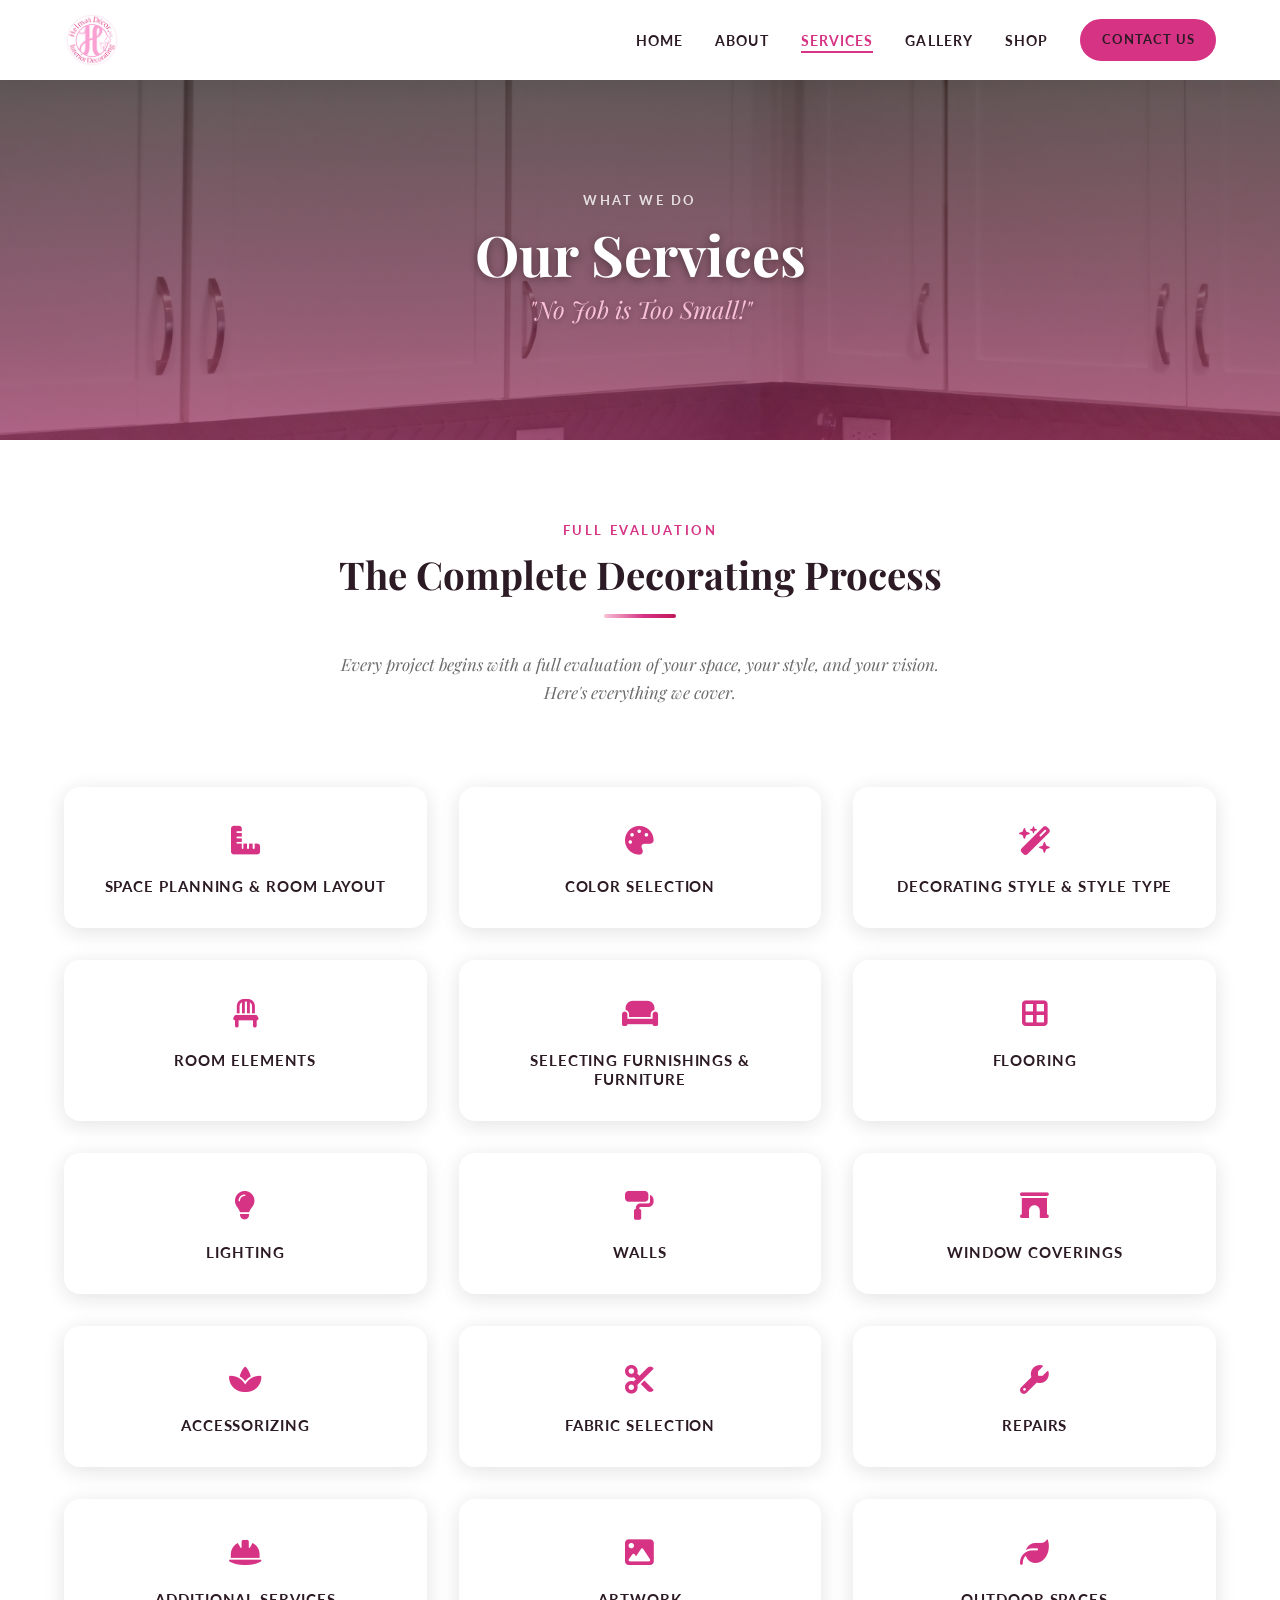
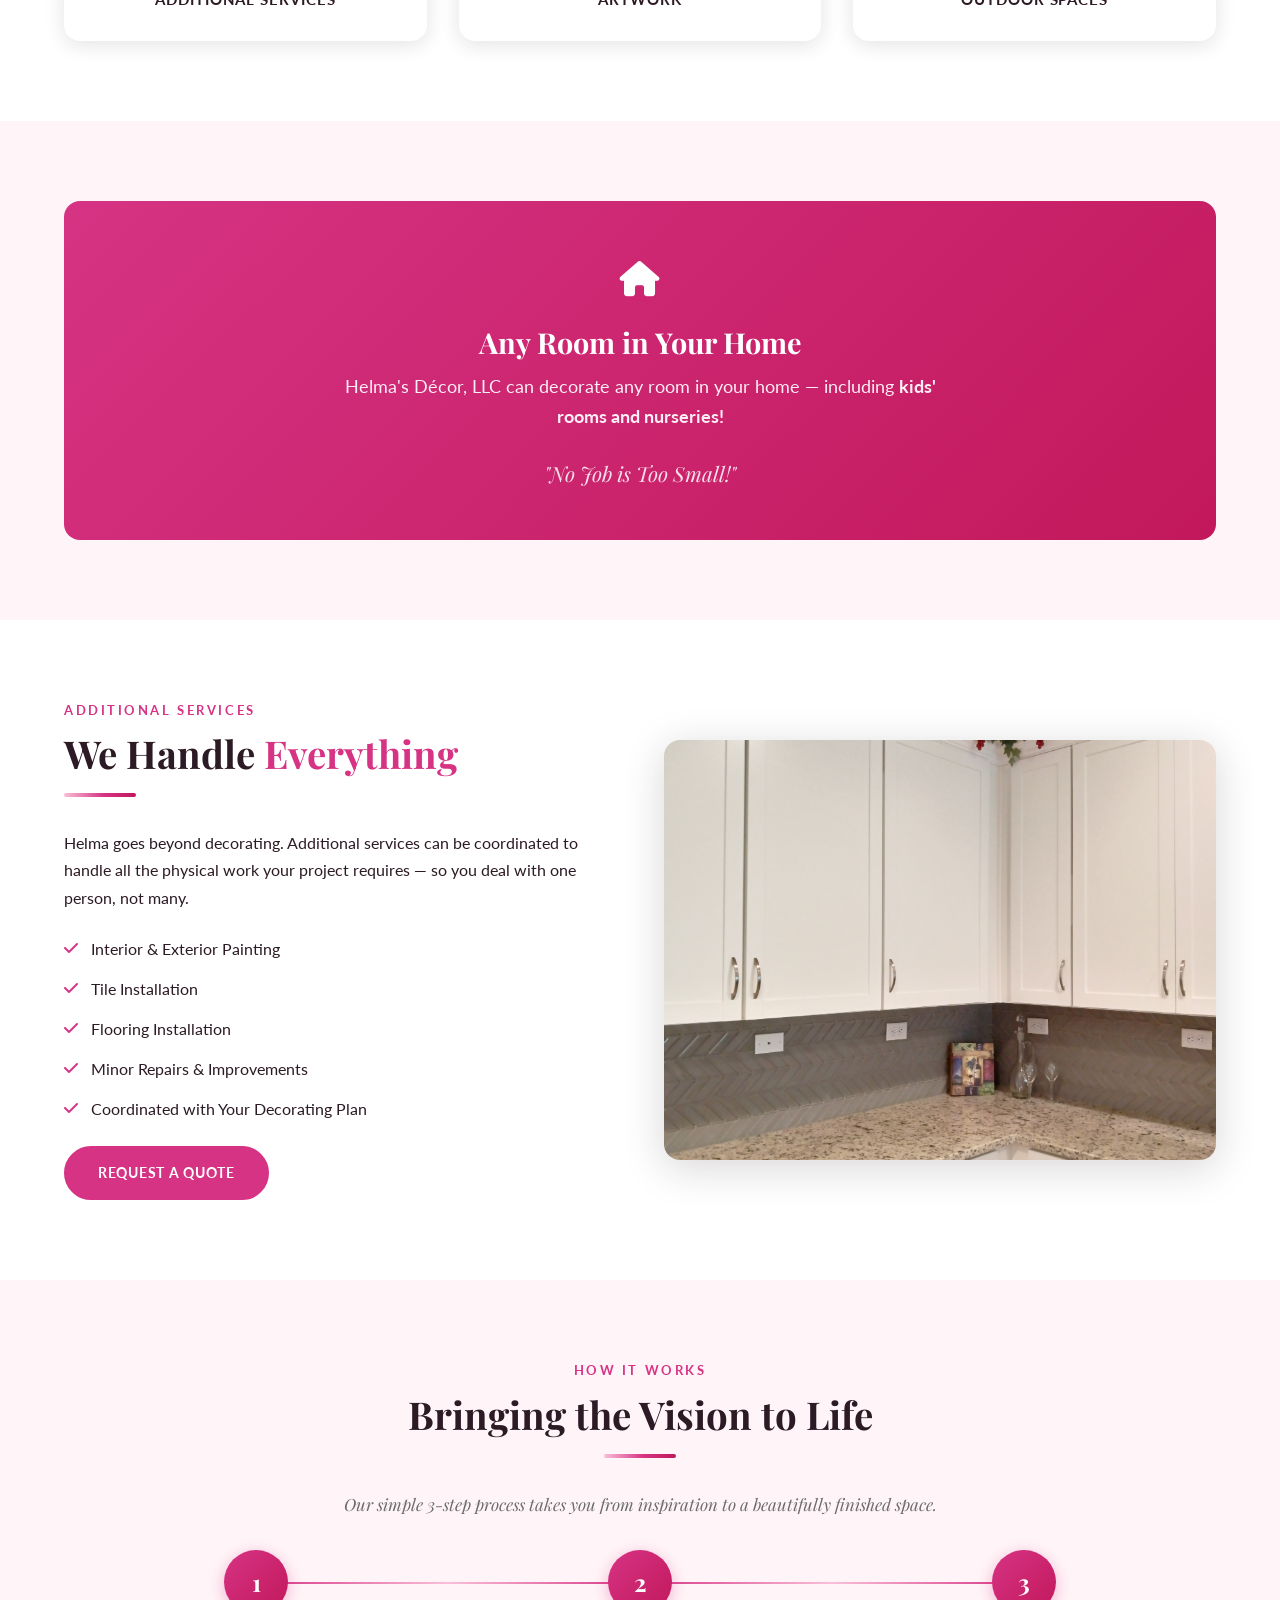
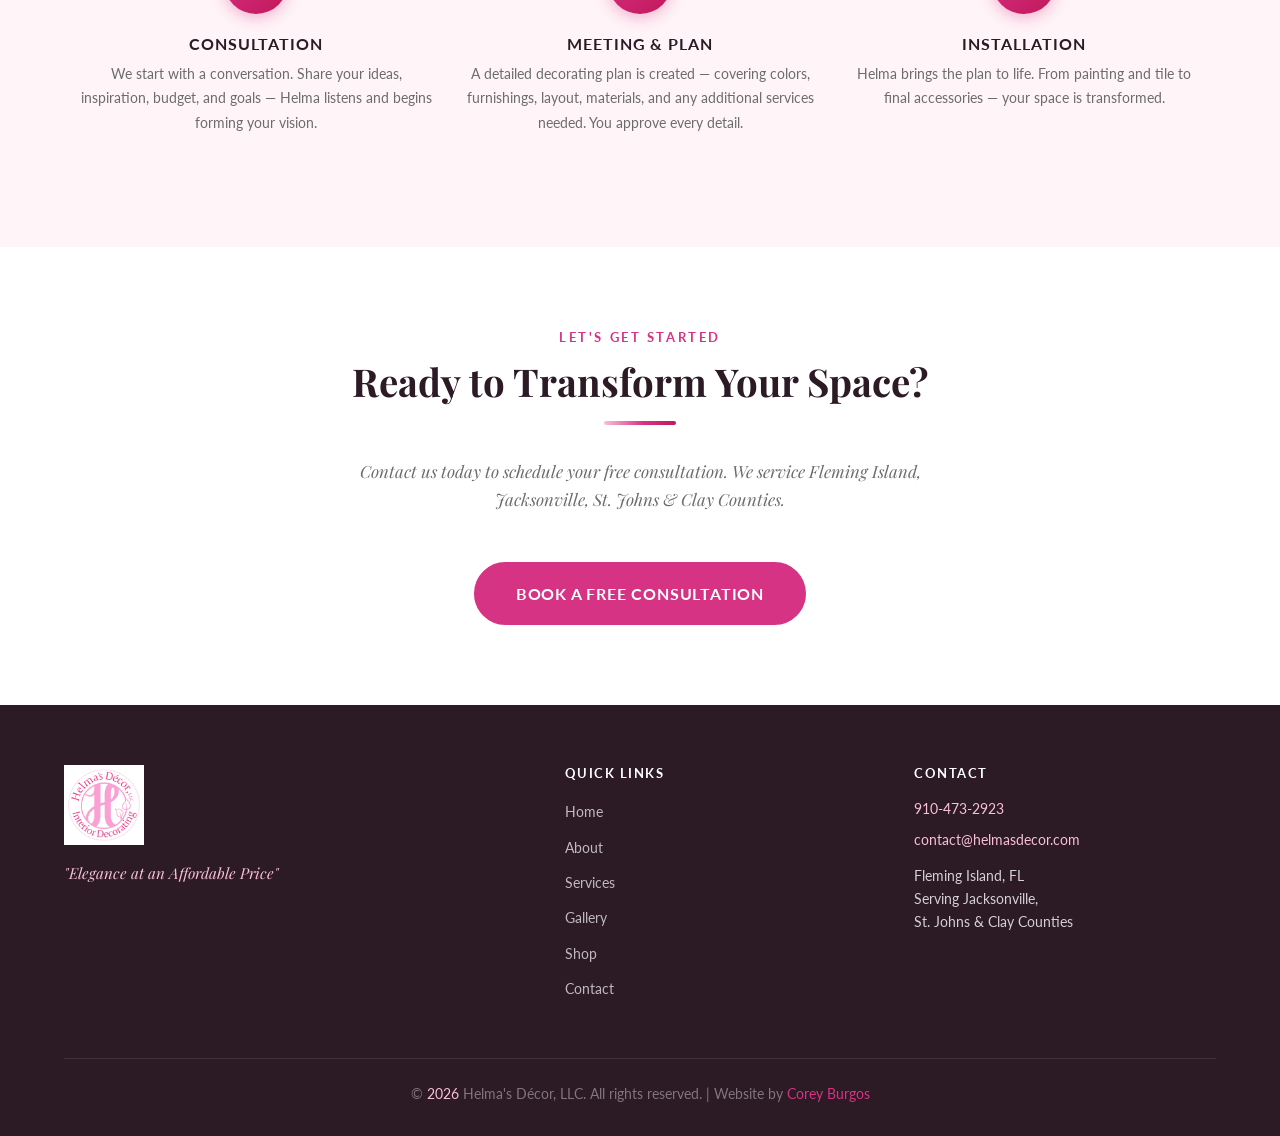
<file: services/index.html>
<!DOCTYPE html>
<html lang="en">
<head>
  <meta charset="UTF-8" />
  <meta name="viewport" content="width=device-width, initial-scale=1.0" />
  <title>Services — Helma's Décor, LLC</title>
  <meta name="description" content="Full-service interior decorating including space planning, color selection, furnishings, lighting, flooring, contractor services and more." />
  <link rel="stylesheet" href="https://cdnjs.cloudflare.com/ajax/libs/font-awesome/6.5.1/css/all.min.css" />
  <link rel="icon" href="/images/logo.jpg" type="image/jpeg" />
  <link rel="stylesheet" href="../css/styles.css" />
</head>
<body data-page="services">

  <!-- ======================================================
       NAVIGATION
  ====================================================== -->
  <nav class="navbar">
    <div class="container">
      <a href="/" class="nav-logo">
        <img src="../images/logo.jpg" alt="Helma's Décor, LLC Logo" />
      </a>
      <button class="hamburger" aria-label="Toggle menu">
        <span></span><span></span><span></span>
      </button>
      <ul class="nav-links">
        <li><a href="/">Home</a></li>
        <li><a href="../about/">About</a></li>
        <li><a href="../services/">Services</a></li>
        <li><a href="../gallery/">Gallery</a></li>
        <li><a href="../shop/">Shop</a></li>
        <li><a href="../contact/" class="btn btn-primary">Contact Us</a></li>
      </ul>
    </div>
  </nav>

  <!-- ======================================================
       PAGE HERO
  ====================================================== -->
  <section class="page-hero">
    <div class="page-hero-bg" style="background-image: url('../images/hero-services.jpg');"></div>
    <div class="page-hero-overlay"></div>
    <div class="page-hero-content">
      <p class="section-label" style="color:rgba(255,255,255,0.8);">What We Do</p>
      <h1>Our Services</h1>
      <p class="hero-tagline">"No Job is Too Small!"</p>
    </div>
  </section>

  <!-- ======================================================
       INTRO
  ====================================================== -->
  <section class="section">
    <div class="container text-center fade-in">
      <p class="section-label">Full Evaluation</p>
      <h2 class="section-title">The Complete Decorating Process</h2>
      <div class="divider"></div>
      <p class="section-subtitle">Every project begins with a full evaluation of your space, your style, and your vision. Here's everything we cover.</p>
    </div>
  </section>

  <!-- ======================================================
       SERVICES GRID
  ====================================================== -->
  <section class="section" style="padding-top:0;">
    <div class="container">
      <div class="grid-3 fade-in">

        <div class="service-card">
          <div class="service-icon"><i class="fa-solid fa-ruler-combined"></i></div>
          <h3>Space Planning &amp; Room Layout</h3>
        </div>

        <div class="service-card">
          <div class="service-icon"><i class="fa-solid fa-palette"></i></div>
          <h3>Color Selection</h3>
        </div>

        <div class="service-card">
          <div class="service-icon"><i class="fa-solid fa-wand-magic-sparkles"></i></div>
          <h3>Decorating Style &amp; Style Type</h3>
        </div>

        <div class="service-card">
          <div class="service-icon"><i class="fa-solid fa-chair"></i></div>
          <h3>Room Elements</h3>
        </div>

        <div class="service-card">
          <div class="service-icon"><i class="fa-solid fa-couch"></i></div>
          <h3>Selecting Furnishings &amp; Furniture</h3>
        </div>

        <div class="service-card">
          <div class="service-icon"><i class="fa-solid fa-border-all"></i></div>
          <h3>Flooring</h3>
        </div>

        <div class="service-card">
          <div class="service-icon"><i class="fa-solid fa-lightbulb"></i></div>
          <h3>Lighting</h3>
        </div>

        <div class="service-card">
          <div class="service-icon"><i class="fa-solid fa-paint-roller"></i></div>
          <h3>Walls</h3>
        </div>

        <div class="service-card">
          <div class="service-icon"><i class="fa-solid fa-archway"></i></div>
          <h3>Window Coverings</h3>
        </div>

        <div class="service-card">
          <div class="service-icon"><i class="fa-solid fa-spa"></i></div>
          <h3>Accessorizing</h3>
        </div>

        <div class="service-card">
          <div class="service-icon"><i class="fa-solid fa-scissors"></i></div>
          <h3>Fabric Selection</h3>
        </div>

        <div class="service-card">
          <div class="service-icon"><i class="fa-solid fa-wrench"></i></div>
          <h3>Repairs</h3>
        </div>

        <div class="service-card">
          <div class="service-icon"><i class="fa-solid fa-helmet-safety"></i></div>
          <h3>Additional Services</h3>
        </div>

        <div class="service-card">
          <div class="service-icon"><i class="fa-solid fa-image"></i></div>
          <h3>Artwork</h3>
        </div>

        <div class="service-card">
          <div class="service-icon"><i class="fa-solid fa-leaf"></i></div>
          <h3>Outdoor Spaces</h3>
        </div>

      </div>
    </div>
  </section>

  <!-- ======================================================
       CALLOUT — ANY ROOM
  ====================================================== -->
  <section class="section section-blush">
    <div class="container fade-in">
      <div class="callout-banner section-pink" style="background: linear-gradient(135deg, var(--pink), var(--rose)); border-radius: 16px; padding: 3rem 2rem; text-align:center;">
        <div style="font-size:2.2rem; margin-bottom:1rem; color:white;"><i class="fa-solid fa-house"></i></div>
        <h2 style="color:white; margin-bottom:0.75rem;">Any Room in Your Home</h2>
        <p style="color:rgba(255,255,255,0.92); font-size:1.1rem; max-width:600px; margin: 0 auto 1.5rem;">Helma's Décor, LLC can decorate any room in your home — including <strong>kids' rooms and nurseries!</strong></p>
        <p style="color:rgba(255,255,255,0.85); font-size:1.3rem; font-family:'Playfair Display',serif; font-style:italic;">"No Job is Too Small!"</p>
      </div>
    </div>
  </section>

  <!-- ======================================================
       CONTRACTOR SERVICES
  ====================================================== -->
  <section class="section">
    <div class="container">
      <div class="grid-2">
        <div class="fade-in">
          <p class="section-label">Additional Services</p>
          <h2 class="section-title">We Handle <span class="text-pink">Everything</span></h2>
          <div class="divider" style="margin-left:0;"></div>
          <p>Helma goes beyond decorating. Additional services can be coordinated to handle all the physical work your project requires — so you deal with one person, not many.</p>

          <div style="margin: 1.5rem 0;">
            <div style="display:flex; align-items:center; gap:0.8rem; margin-bottom:0.8rem;">
              <i class="fa-solid fa-check" style="color:var(--pink); font-size:1rem; flex-shrink:0;"></i>
              <span>Interior &amp; Exterior Painting</span>
            </div>
            <div style="display:flex; align-items:center; gap:0.8rem; margin-bottom:0.8rem;">
              <i class="fa-solid fa-check" style="color:var(--pink); font-size:1rem; flex-shrink:0;"></i>
              <span>Tile Installation</span>
            </div>
            <div style="display:flex; align-items:center; gap:0.8rem; margin-bottom:0.8rem;">
              <i class="fa-solid fa-check" style="color:var(--pink); font-size:1rem; flex-shrink:0;"></i>
              <span>Flooring Installation</span>
            </div>
            <div style="display:flex; align-items:center; gap:0.8rem; margin-bottom:0.8rem;">
              <i class="fa-solid fa-check" style="color:var(--pink); font-size:1rem; flex-shrink:0;"></i>
              <span>Minor Repairs &amp; Improvements</span>
            </div>
            <div style="display:flex; align-items:center; gap:0.8rem;">
              <i class="fa-solid fa-check" style="color:var(--pink); font-size:1rem; flex-shrink:0;"></i>
              <span>Coordinated with Your Decorating Plan</span>
            </div>
          </div>

          <a href="../contact/" class="btn btn-primary">Request a Quote</a>
        </div>

        <div class="fade-in fade-in-delay-1">
          <img src="../images/hero-services.jpg" alt="Kitchen renovation with herringbone tile" style="border-radius:16px; box-shadow:0 8px 40px rgba(44,26,36,0.18); width:100%; height:420px; object-fit:cover;" />
        </div>
      </div>
    </div>
  </section>

  <!-- ======================================================
       PROCESS TIMELINE — Bringing the Vision to Life
  ====================================================== -->
  <section class="section section-blush">
    <div class="container">
      <div class="text-center fade-in">
        <p class="section-label">How It Works</p>
        <h2 class="section-title">Bringing the Vision to Life</h2>
        <div class="divider"></div>
        <p class="section-subtitle">Our simple 3-step process takes you from inspiration to a beautifully finished space.</p>
      </div>

      <div class="process-timeline fade-in">

        <div class="process-step">
          <div class="step-number">1</div>
          <h3>Consultation</h3>
          <p>We start with a conversation. Share your ideas, inspiration, budget, and goals — Helma listens and begins forming your vision.</p>
        </div>

        <div class="process-step">
          <div class="step-number">2</div>
          <h3>Meeting &amp; Plan</h3>
          <p>A detailed decorating plan is created — covering colors, furnishings, layout, materials, and any additional services needed. You approve every detail.</p>
        </div>

        <div class="process-step">
          <div class="step-number">3</div>
          <h3>Installation</h3>
          <p>Helma brings the plan to life. From painting and tile to final accessories — your space is transformed.</p>
        </div>

      </div>
    </div>
  </section>

  <!-- ======================================================
       CTA
  ====================================================== -->
  <section class="section">
    <div class="container text-center fade-in">
      <p class="section-label">Let's Get Started</p>
      <h2 class="section-title">Ready to Transform Your Space?</h2>
      <div class="divider"></div>
      <p class="section-subtitle">Contact us today to schedule your free consultation. We service Fleming Island, Jacksonville, St. Johns &amp; Clay Counties.</p>
      <a href="../contact/" class="btn btn-primary" style="font-size:1rem; padding:1rem 2.5rem;">Book a Free Consultation</a>
    </div>
  </section>

  <!-- ======================================================
       FOOTER
  ====================================================== -->
  <footer class="footer">
    <div class="container">
      <div class="footer-grid">
        <div class="footer-logo">
          <img src="../images/logo.jpg" alt="Helma's Décor, LLC" />
          <p>"Elegance at an Affordable Price"</p>
        </div>
        <div>
          <h4>Quick Links</h4>
          <ul>
            <li><a href="/">Home</a></li>
            <li><a href="../about/">About</a></li>
            <li><a href="../services/">Services</a></li>
            <li><a href="../gallery/">Gallery</a></li>
            <li><a href="../shop/">Shop</a></li>
            <li><a href="../contact/">Contact</a></li>
          </ul>
        </div>
        <div class="footer-contact">
          <h4>Contact</h4>
          <p><a href="tel:9104732923">910-473-2923</a></p>
          <p><a href="mailto:contact@helmasdecor.com">contact@helmasdecor.com</a></p>
          <p style="margin-top:0.8rem; font-size:0.85rem;">Fleming Island, FL<br />Serving Jacksonville,<br />St. Johns &amp; Clay Counties</p>
        </div>
      </div>
      <div class="footer-bottom">
        <p>&copy; <span id="year"></span> Helma's Décor, LLC. All rights reserved. | Website by <a href="https://coreyburgos.com" target="_blank" rel="noopener">Corey Burgos</a></p>
      </div>
    </div>
  </footer>

  <script>document.getElementById('year').textContent = new Date().getFullYear();</script>
  <script src="../js/main.js"></script>
</body>
</html>
</file>
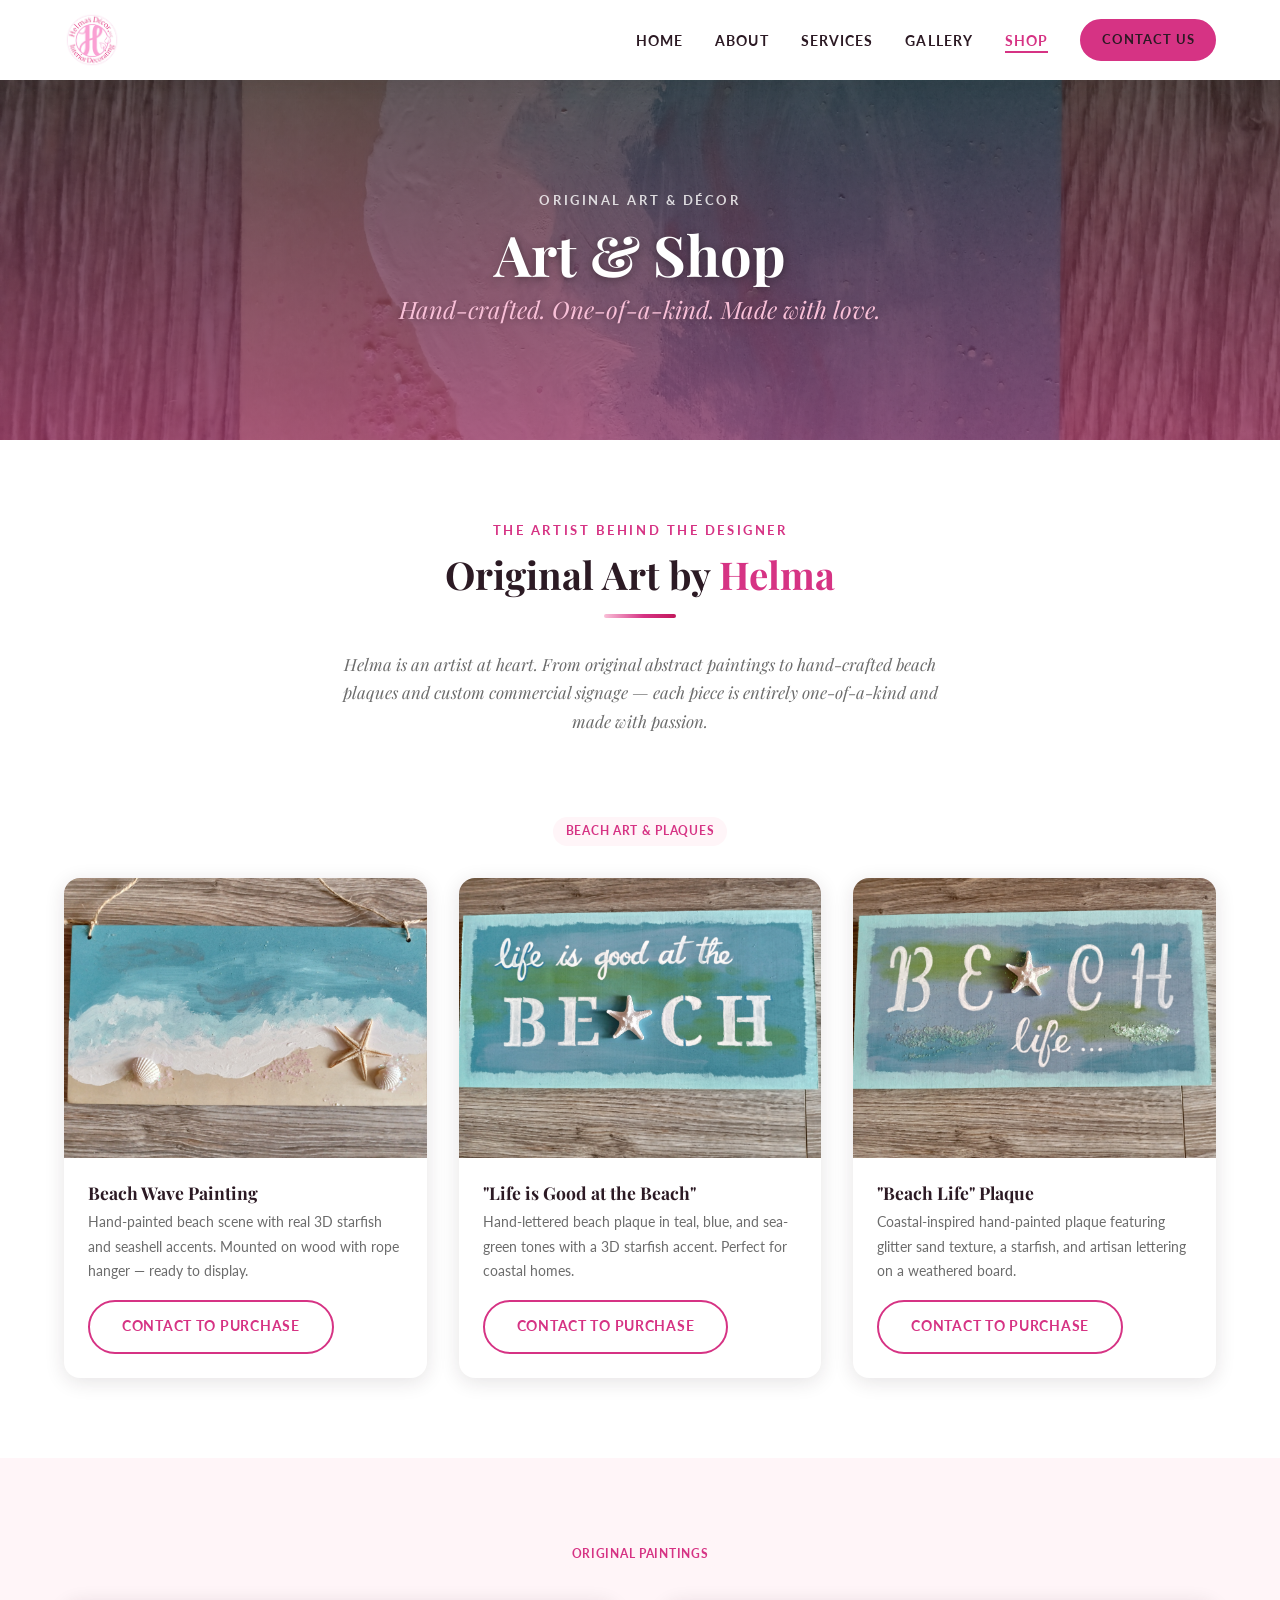
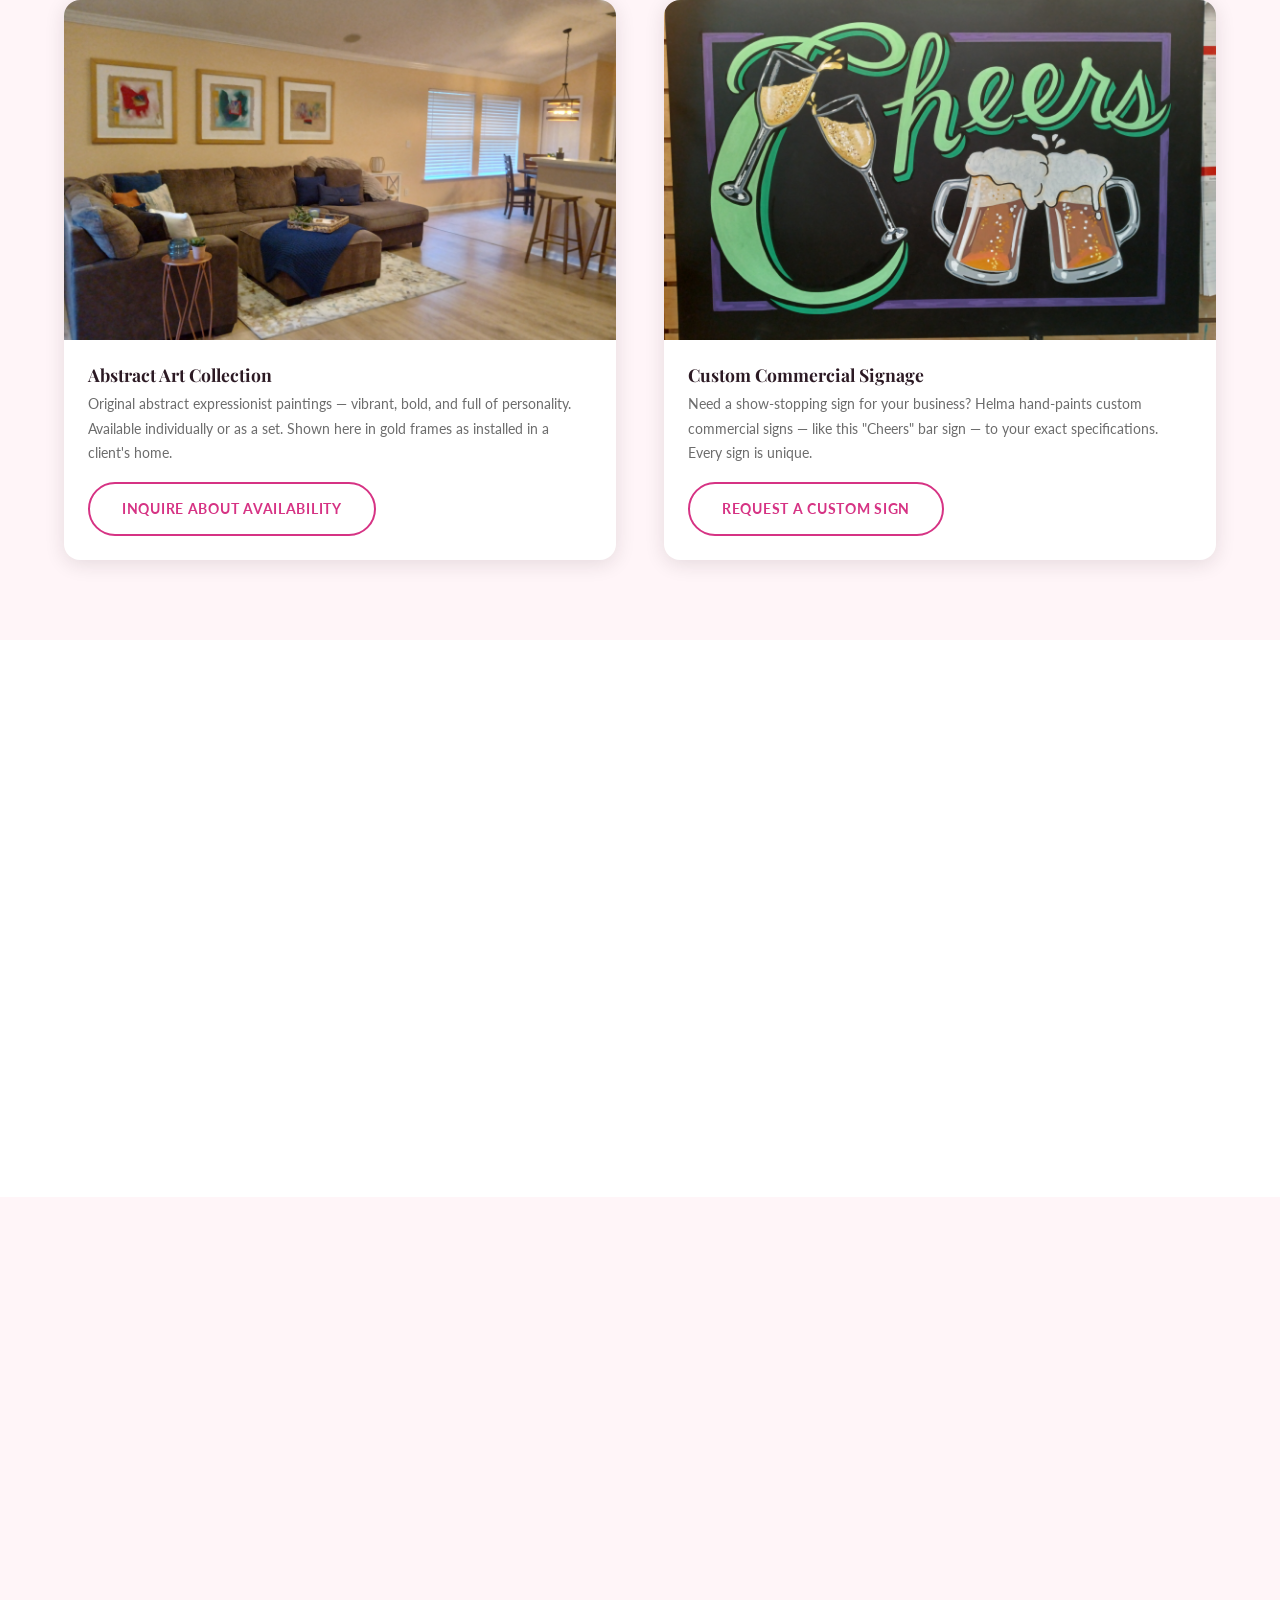
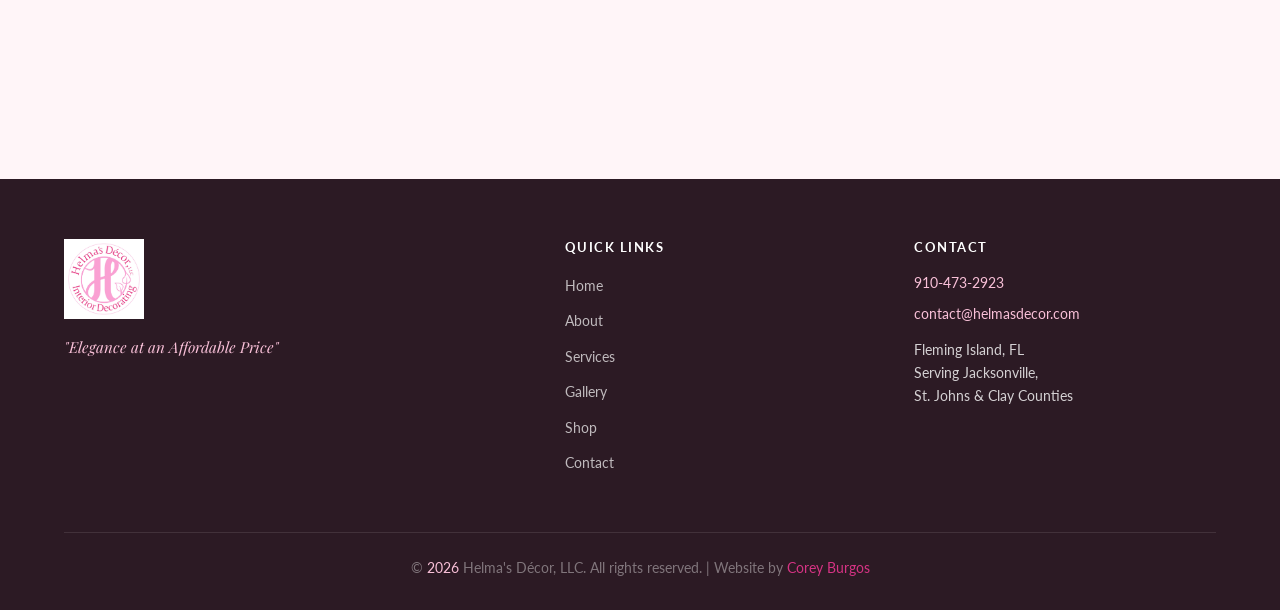
<file: shop/index.html>
<!DOCTYPE html>
<html lang="en">
<head>
  <meta charset="UTF-8" />
  <meta name="viewport" content="width=device-width, initial-scale=1.0" />
  <title>Art &amp; Shop — Helma's Décor, LLC</title>
  <meta name="description" content="Original artwork, hand-painted beach plaques, and custom commercial signage by Helma. One-of-a-kind pieces available for purchase." />
  <link rel="stylesheet" href="https://cdnjs.cloudflare.com/ajax/libs/font-awesome/6.5.1/css/all.min.css" />
  <link rel="icon" href="/images/logo.jpg" type="image/jpeg" />
  <link rel="stylesheet" href="../css/styles.css" />
</head>
<body data-page="shop">

  <!-- ======================================================
       NAVIGATION
  ====================================================== -->
  <nav class="navbar">
    <div class="container">
      <a href="/" class="nav-logo">
        <img src="../images/logo.jpg" alt="Helma's Décor, LLC Logo" />
      </a>
      <button class="hamburger" aria-label="Toggle menu">
        <span></span><span></span><span></span>
      </button>
      <ul class="nav-links">
        <li><a href="/">Home</a></li>
        <li><a href="../about/">About</a></li>
        <li><a href="../services/">Services</a></li>
        <li><a href="../gallery/">Gallery</a></li>
        <li><a href="../shop/">Shop</a></li>
        <li><a href="../contact/" class="btn btn-primary">Contact Us</a></li>
      </ul>
    </div>
  </nav>

  <!-- ======================================================
       PAGE HERO
  ====================================================== -->
  <section class="page-hero">
    <div class="page-hero-bg" style="background-image: url('../images/hero-shop.jpg');"></div>
    <div class="page-hero-overlay"></div>
    <div class="page-hero-content">
      <p class="section-label" style="color:rgba(255,255,255,0.8);">Original Art &amp; Décor</p>
      <h1>Art &amp; Shop</h1>
      <p class="hero-tagline">Hand-crafted. One-of-a-kind. Made with love.</p>
    </div>
  </section>

  <!-- ======================================================
       INTRO
  ====================================================== -->
  <section class="section">
    <div class="container text-center fade-in">
      <p class="section-label">The Artist Behind the Designer</p>
      <h2 class="section-title">Original Art by <span class="text-pink">Helma</span></h2>
      <div class="divider"></div>
      <p class="section-subtitle">Helma is an artist at heart. From original abstract paintings to hand-crafted beach plaques and custom commercial signage — each piece is entirely one-of-a-kind and made with passion.</p>
    </div>
  </section>

  <!-- ======================================================
       PRODUCT GRID — Beach Art & Plaques
  ====================================================== -->
  <section class="section" style="padding-top:0;">
    <div class="container">
      <div class="text-center fade-in" style="margin-bottom:2rem;">
        <span class="tag tag-pink">Beach Art &amp; Plaques</span>
      </div>
      <div class="grid-3 fade-in">

        <div class="shop-card">
          <div class="shop-card-img-wrap">
            <img src="../images/beach-art-3.jpg" alt="Beach wave painting with real starfish and shell" class="shop-card-img" />
          </div>
          <div class="shop-card-body">
            <h3>Beach Wave Painting</h3>
            <p>Hand-painted beach scene with real 3D starfish and seashell accents. Mounted on wood with rope hanger — ready to display.</p>
            <a href="../contact/" class="btn btn-outline-pink">Contact to Purchase</a>
          </div>
        </div>

        <div class="shop-card">
          <div class="shop-card-img-wrap">
            <img src="../images/beach-art-1.jpg" alt="Life is Good at the Beach hand-painted plaque" class="shop-card-img" />
          </div>
          <div class="shop-card-body">
            <h3>"Life is Good at the Beach"</h3>
            <p>Hand-lettered beach plaque in teal, blue, and sea-green tones with a 3D starfish accent. Perfect for coastal homes.</p>
            <a href="../contact/" class="btn btn-outline-pink">Contact to Purchase</a>
          </div>
        </div>

        <div class="shop-card">
          <div class="shop-card-img-wrap">
            <img src="../images/beach-art-2.jpg" alt="Beach Life plaque with glitter and starfish" class="shop-card-img" />
          </div>
          <div class="shop-card-body">
            <h3>"Beach Life" Plaque</h3>
            <p>Coastal-inspired hand-painted plaque featuring glitter sand texture, a starfish, and artisan lettering on a weathered board.</p>
            <a href="../contact/" class="btn btn-outline-pink">Contact to Purchase</a>
          </div>
        </div>

      </div>
    </div>
  </section>

  <!-- ======================================================
       PRODUCT GRID — Original Paintings
  ====================================================== -->
  <section class="section section-blush">
    <div class="container">
      <div class="text-center fade-in" style="margin-bottom:2rem;">
        <span class="tag tag-pink">Original Paintings</span>
      </div>
      <div class="grid-2 fade-in">

        <div class="shop-card">
          <div class="shop-card-img-wrap">
            <img src="../images/artwork-2.jpg" alt="Set of three abstract paintings in gold frames" class="shop-card-img" style="height:340px;" />
          </div>
          <div class="shop-card-body">
            <h3>Abstract Art Collection</h3>
            <p>Original abstract expressionist paintings — vibrant, bold, and full of personality. Available individually or as a set. Shown here in gold frames as installed in a client's home.</p>
            <a href="../contact/" class="btn btn-outline-pink">Inquire About Availability</a>
          </div>
        </div>

        <div class="shop-card">
          <div class="shop-card-img-wrap">
            <img src="../images/artwork-1.jpg" alt="Cheers commercial sign hand painted" class="shop-card-img" style="height:340px;" />
          </div>
          <div class="shop-card-body">
            <h3>Custom Commercial Signage</h3>
            <p>Need a show-stopping sign for your business? Helma hand-paints custom commercial signs — like this "Cheers" bar sign — to your exact specifications. Every sign is unique.</p>
            <a href="../contact/" class="btn btn-outline-pink">Request a Custom Sign</a>
          </div>
        </div>

      </div>
    </div>
  </section>

  <!-- ======================================================
       CUSTOM SIGNAGE CALLOUT
  ====================================================== -->
  <section class="section">
    <div class="container fade-in">
      <div style="background: linear-gradient(135deg, var(--dark), #4a2535); border-radius: 16px; padding: 3rem 2.5rem; display:grid; grid-template-columns:1fr 1fr; gap:3rem; align-items:center;">
        <div>
          <p class="section-label" style="color:var(--light-pink);">For Businesses</p>
          <h2 style="color:white; margin-bottom:1rem;">Custom Signage for<br/>Commercial Spaces</h2>
          <p style="color:rgba(255,255,255,0.85); margin-bottom:1.5rem;">Helma's background in commercial sign painting means your business can have a truly unique, hand-crafted sign that no one else has. Restaurants, bars, salons, boutiques — any space, any style.</p>
          <a href="../contact/" class="btn btn-primary">Get a Quote</a>
        </div>
        <div>
          <img src="../images/artwork-1.jpg" alt="Cheers sign example" style="border-radius:12px; width:100%; height:280px; object-fit:cover; box-shadow:0 8px 30px rgba(0,0,0,0.4);" />
        </div>
      </div>
    </div>
  </section>

  <!-- ======================================================
       ETSY TEASER
  ====================================================== -->
  <section class="section section-blush">
    <div class="container fade-in">
      <div class="etsy-teaser">
        <div class="etsy-icon"><i class="fa-solid fa-bag-shopping"></i></div>
        <h3>Beach Décor &amp; Plaques — Coming Soon to Etsy!</h3>
        <p style="color:var(--gray); max-width:500px; margin: 0.5rem auto 1.5rem;">Helma will soon be opening an Etsy shop featuring her beach-themed décor, plaques, and coastal artwork. Stay tuned — or contact us directly in the meantime!</p>
        <a href="../contact/" class="btn btn-outline-pink">Contact Us to Purchase Now</a>
      </div>
    </div>
  </section>

  <!-- ======================================================
       FOOTER
  ====================================================== -->
  <footer class="footer">
    <div class="container">
      <div class="footer-grid">
        <div class="footer-logo">
          <img src="../images/logo.jpg" alt="Helma's Décor, LLC" />
          <p>"Elegance at an Affordable Price"</p>
        </div>
        <div>
          <h4>Quick Links</h4>
          <ul>
            <li><a href="/">Home</a></li>
            <li><a href="../about/">About</a></li>
            <li><a href="../services/">Services</a></li>
            <li><a href="../gallery/">Gallery</a></li>
            <li><a href="../shop/">Shop</a></li>
            <li><a href="../contact/">Contact</a></li>
          </ul>
        </div>
        <div class="footer-contact">
          <h4>Contact</h4>
          <p><a href="tel:9104732923">910-473-2923</a></p>
          <p><a href="mailto:contact@helmasdecor.com">contact@helmasdecor.com</a></p>
          <p style="margin-top:0.8rem; font-size:0.85rem;">Fleming Island, FL<br />Serving Jacksonville,<br />St. Johns &amp; Clay Counties</p>
        </div>
      </div>
      <div class="footer-bottom">
        <p>&copy; <span id="year"></span> Helma's Décor, LLC. All rights reserved. | Website by <a href="https://coreyburgos.com" target="_blank" rel="noopener">Corey Burgos</a></p>
      </div>
    </div>
  </footer>

  <script>document.getElementById('year').textContent = new Date().getFullYear();</script>
  <script src="../js/main.js"></script>
</body>
</html>
</file>
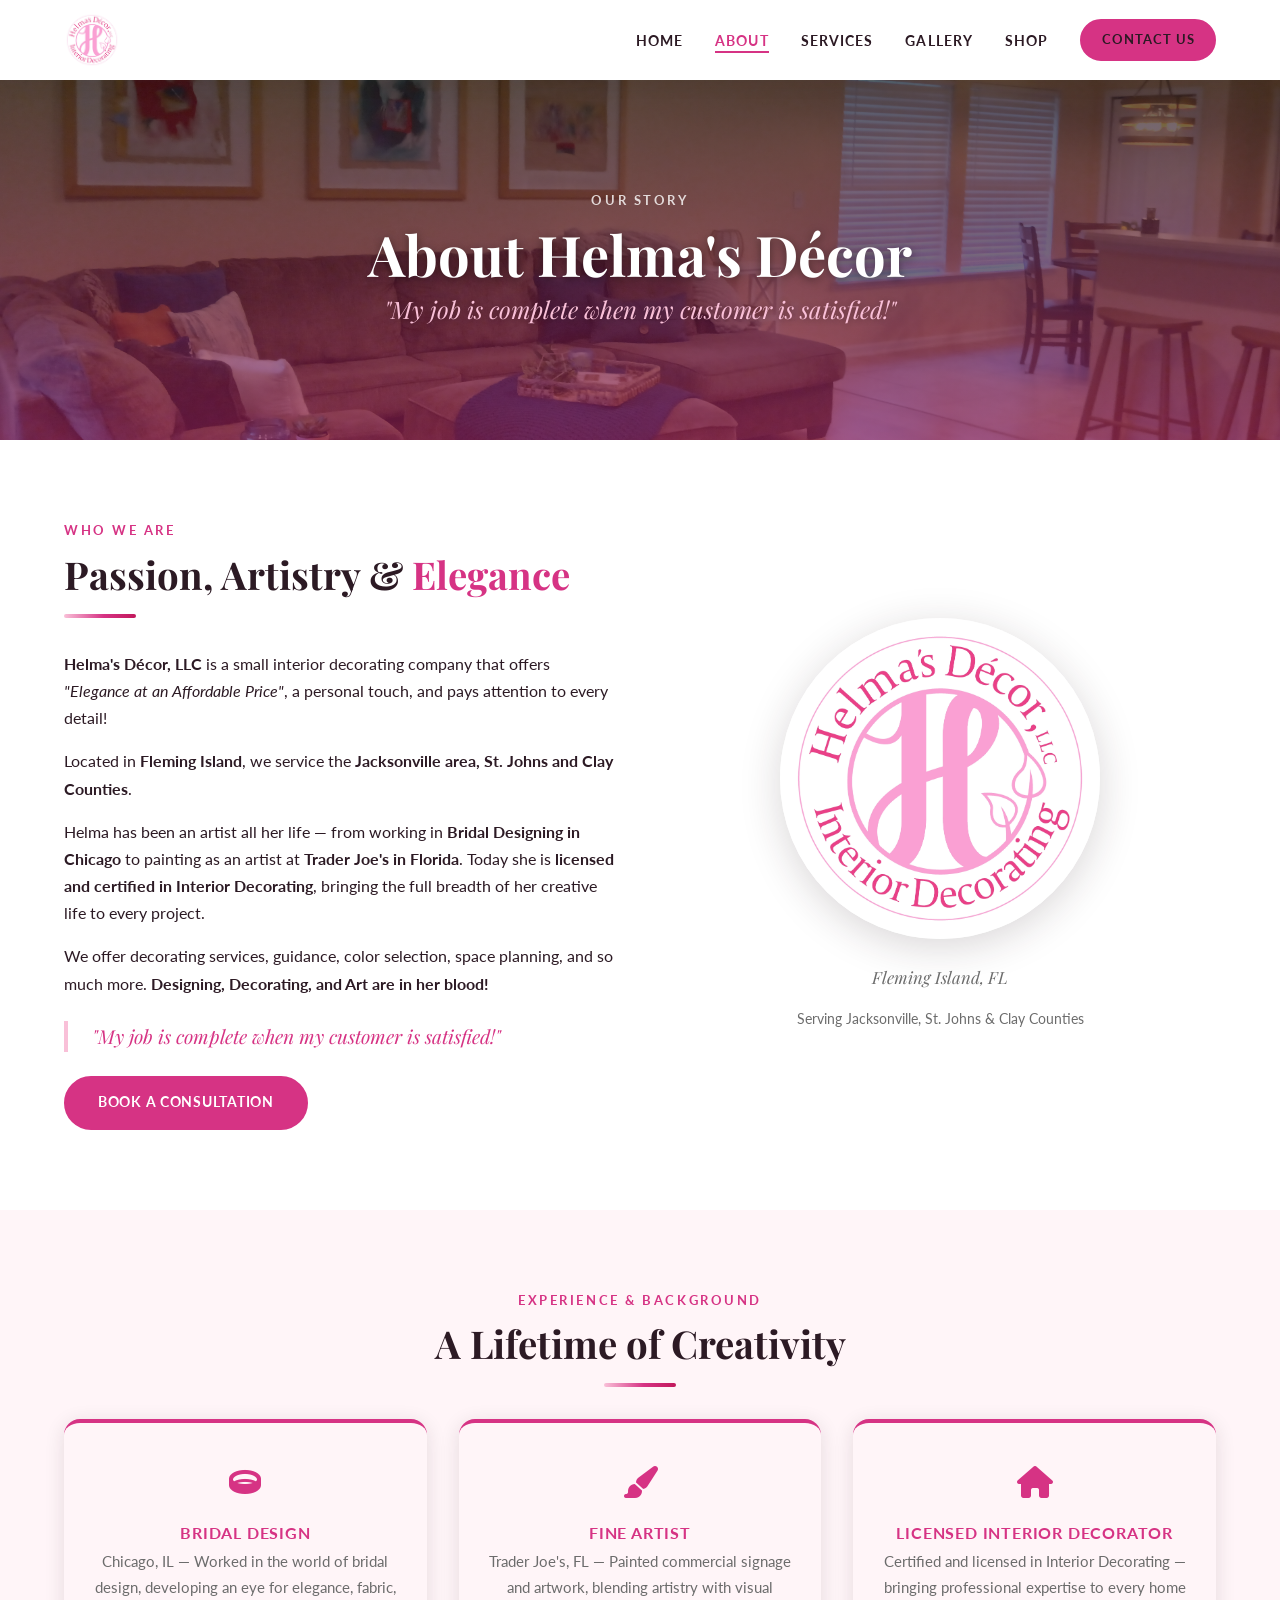
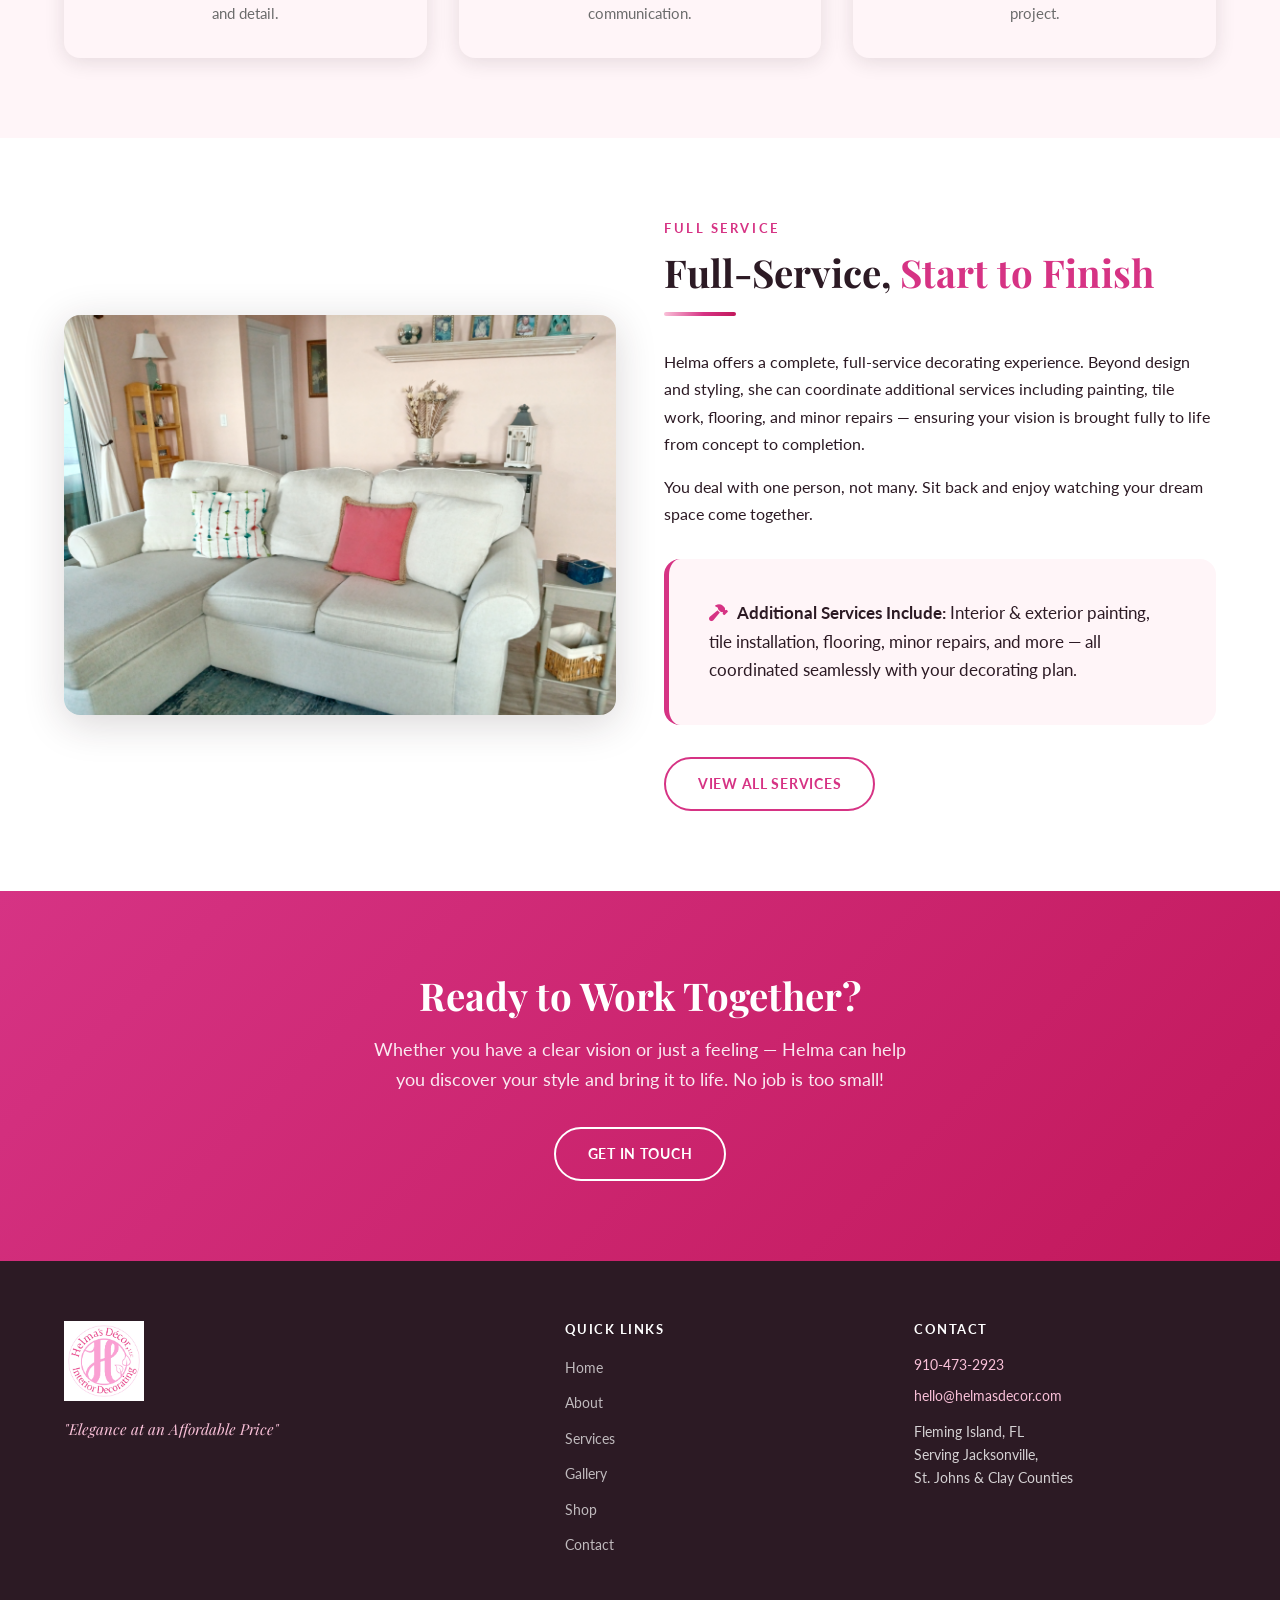
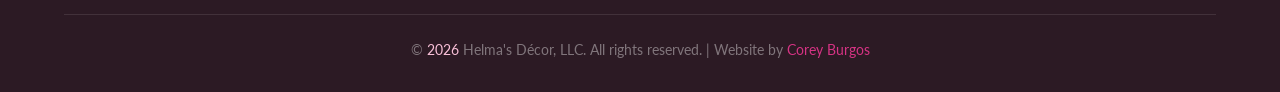
<file: about.html>
<!DOCTYPE html>
<html lang="en">
<head>
  <meta charset="UTF-8" />
  <meta name="viewport" content="width=device-width, initial-scale=1.0" />
  <title>About — Helma's Décor, LLC</title>
  <meta name="description" content="Learn about Helma's background in bridal design, fine art, and certified interior decorating. Serving the Jacksonville, FL area." />
  <link rel="stylesheet" href="https://cdnjs.cloudflare.com/ajax/libs/font-awesome/6.5.1/css/all.min.css" />
  <link rel="stylesheet" href="css/styles.css" />
</head>
<body>

  <!-- ======================================================
       NAVIGATION
  ====================================================== -->
  <nav class="navbar">
    <div class="container">
      <a href="index.html" class="nav-logo">
        <img src="images/logo.jpg" alt="Helma's Décor, LLC Logo" />
      </a>
      <button class="hamburger" aria-label="Toggle menu">
        <span></span><span></span><span></span>
      </button>
      <ul class="nav-links">
        <li><a href="index.html">Home</a></li>
        <li><a href="about.html" class="active">About</a></li>
        <li><a href="services.html">Services</a></li>
        <li><a href="gallery.html">Gallery</a></li>
        <li><a href="shop.html">Shop</a></li>
        <li><a href="contact.html" class="btn btn-primary">Contact Us</a></li>
      </ul>
    </div>
  </nav>

  <!-- ======================================================
       PAGE HERO
  ====================================================== -->
  <section class="page-hero">
    <div class="page-hero-bg" style="background-image: url('images/hero-about.jpg');"></div>
    <div class="page-hero-overlay"></div>
    <div class="page-hero-content">
      <p class="section-label" style="color:rgba(255,255,255,0.8);">Our Story</p>
      <h1>About Helma's Décor</h1>
      <p class="hero-tagline">"My job is complete when my customer is satisfied!"</p>
    </div>
  </section>

  <!-- ======================================================
       ABOUT MAIN SECTION
  ====================================================== -->
  <section class="section">
    <div class="container">
      <div class="grid-2">
        <div class="fade-in">
          <p class="section-label">Who We Are</p>
          <h2 class="section-title">Passion, Artistry &amp; <span class="text-pink">Elegance</span></h2>
          <div class="divider" style="margin-left:0;"></div>

          <p><strong>Helma's Décor, LLC</strong> is a small interior decorating company that offers <em>"Elegance at an Affordable Price"</em>, a personal touch, and pays attention to every detail!</p>

          <p>Located in <strong>Fleming Island</strong>, we service the <strong>Jacksonville area, St. Johns and Clay Counties</strong>.</p>

          <p>Helma has been an artist all her life — from working in <strong>Bridal Designing in Chicago</strong> to painting as an artist at <strong>Trader Joe's in Florida</strong>. Today she is <strong>licensed and certified in Interior Decorating</strong>, bringing the full breadth of her creative life to every project.</p>

          <p>We offer decorating services, guidance, color selection, space planning, and so much more. <strong>Designing, Decorating, and Art are in her blood!</strong></p>

          <blockquote style="font-family:'Playfair Display',serif; font-style:italic; font-size:1.2rem; color:var(--pink); border-left:4px solid var(--light-pink); padding-left:1.5rem; margin:1.5rem 0; line-height:1.6;">"My job is complete when my customer is satisfied!"</blockquote>

          <a href="contact.html" class="btn btn-primary">Book a Consultation</a>
        </div>

        <div class="about-logo-wrap fade-in fade-in-delay-2">
          <img src="images/logo.jpg" alt="Helma's Décor, LLC" />
          <p style="text-align:center; margin-top:1.5rem; font-family:'Playfair Display',serif; font-style:italic; font-size:1.05rem; color:var(--gray);">Fleming Island, FL</p>
          <p style="text-align:center; color:var(--gray); font-size:0.9rem;">Serving Jacksonville, St. Johns &amp; Clay Counties</p>
        </div>
      </div>
    </div>
  </section>

  <!-- ======================================================
       CREDENTIALS STRIP
  ====================================================== -->
  <section class="section section-blush">
    <div class="container">
      <div class="text-center fade-in">
        <p class="section-label">Experience &amp; Background</p>
        <h2 class="section-title">A Lifetime of Creativity</h2>
        <div class="divider"></div>
      </div>
      <div class="grid-3 fade-in">
        <div class="credential-card">
          <div class="credential-icon"><i class="fa-solid fa-ring"></i></div>
          <h3>Bridal Design</h3>
          <p style="color:var(--gray); font-size:0.95rem;">Chicago, IL — Worked in the world of bridal design, developing an eye for elegance, fabric, and detail.</p>
        </div>
        <div class="credential-card">
          <div class="credential-icon"><i class="fa-solid fa-paintbrush"></i></div>
          <h3>Fine Artist</h3>
          <p style="color:var(--gray); font-size:0.95rem;">Trader Joe's, FL — Painted commercial signage and artwork, blending artistry with visual communication.</p>
        </div>
        <div class="credential-card">
          <div class="credential-icon"><i class="fa-solid fa-house"></i></div>
          <h3>Licensed Interior Decorator</h3>
          <p style="color:var(--gray); font-size:0.95rem;">Certified and licensed in Interior Decorating — bringing professional expertise to every home project.</p>
        </div>
      </div>
    </div>
  </section>

  <!-- ======================================================
       FULL SERVICE
  ====================================================== -->
  <section class="section">
    <div class="container">
      <div class="grid-2">
        <div class="fade-in">
          <img src="images/interior-2.jpg" alt="Beautifully decorated room" style="border-radius:16px; box-shadow: 0 8px 40px rgba(44,26,36,0.18); width:100%; height:400px; object-fit:cover;" />
        </div>
        <div class="fade-in fade-in-delay-1">
          <p class="section-label">Full Service</p>
          <h2 class="section-title">Full-Service, <span class="text-pink">Start to Finish</span></h2>
          <div class="divider" style="margin-left:0;"></div>
          <p>Helma offers a complete, full-service decorating experience. Beyond design and styling, she can coordinate additional services including painting, tile work, flooring, and minor repairs — ensuring your vision is brought fully to life from concept to completion.</p>
          <p>You deal with one person, not many. Sit back and enjoy watching your dream space come together.</p>

          <div class="team-note">
            <strong><i class="fa-solid fa-hammer" style="color:var(--pink); margin-right:0.4rem;"></i> Additional Services Include:</strong> Interior &amp; exterior painting, tile installation, flooring, minor repairs, and more — all coordinated seamlessly with your decorating plan.
          </div>

          <a href="services.html" class="btn btn-outline-pink" style="margin-top:2rem;">View All Services</a>
        </div>
      </div>
    </div>
  </section>

  <!-- ======================================================
       CTA
  ====================================================== -->
  <section class="section section-pink">
    <div class="container text-center fade-in">
      <h2>Ready to Work Together?</h2>
      <p style="color:rgba(255,255,255,0.9); font-size:1.1rem; margin: 1rem auto 2rem; max-width:560px;">Whether you have a clear vision or just a feeling — Helma can help you discover your style and bring it to life. No job is too small!</p>
      <a href="contact.html" class="btn btn-outline">Get in Touch</a>
    </div>
  </section>

  <!-- ======================================================
       FOOTER
  ====================================================== -->
  <footer class="footer">
    <div class="container">
      <div class="footer-grid">
        <div class="footer-logo">
          <img src="images/logo.jpg" alt="Helma's Décor, LLC" />
          <p>"Elegance at an Affordable Price"</p>
        </div>
        <div>
          <h4>Quick Links</h4>
          <ul>
            <li><a href="index.html">Home</a></li>
            <li><a href="about.html">About</a></li>
            <li><a href="services.html">Services</a></li>
            <li><a href="gallery.html">Gallery</a></li>
            <li><a href="shop.html">Shop</a></li>
            <li><a href="contact.html">Contact</a></li>
          </ul>
        </div>
        <div class="footer-contact">
          <h4>Contact</h4>
          <p><a href="tel:9104732923">910-473-2923</a></p>
          <p><a href="mailto:hello@helmasdecor.com">hello@helmasdecor.com</a></p>
          <p style="margin-top:0.8rem; font-size:0.85rem;">Fleming Island, FL<br />Serving Jacksonville,<br />St. Johns &amp; Clay Counties</p>
        </div>
      </div>
      <div class="footer-bottom">
        <p>&copy; <span id="year"></span> Helma's Décor, LLC. All rights reserved. | Website by <a href="https://coreyburgos.com" target="_blank" rel="noopener">Corey Burgos</a></p>
      </div>
    </div>
  </footer>

  <script>document.getElementById('year').textContent = new Date().getFullYear();</script>
  <script src="js/main.js"></script>
</body>
</html>
</file>
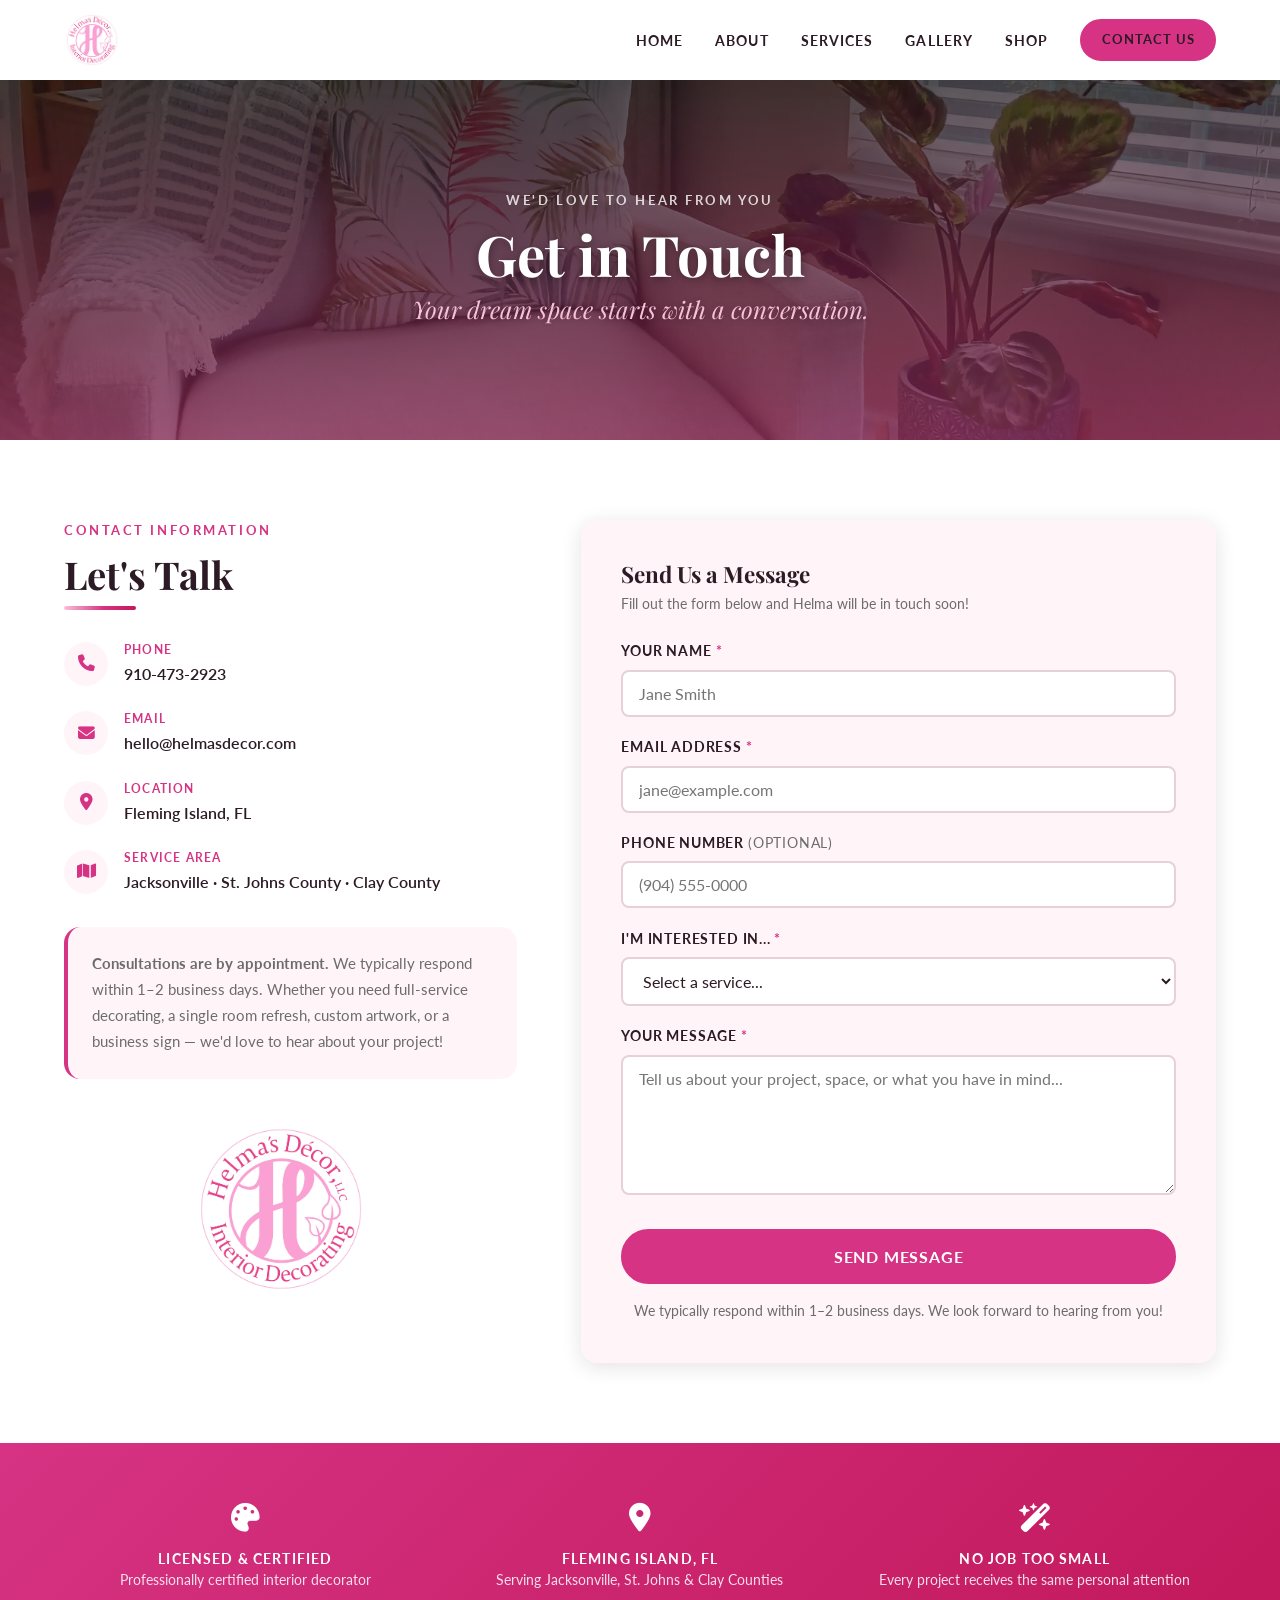
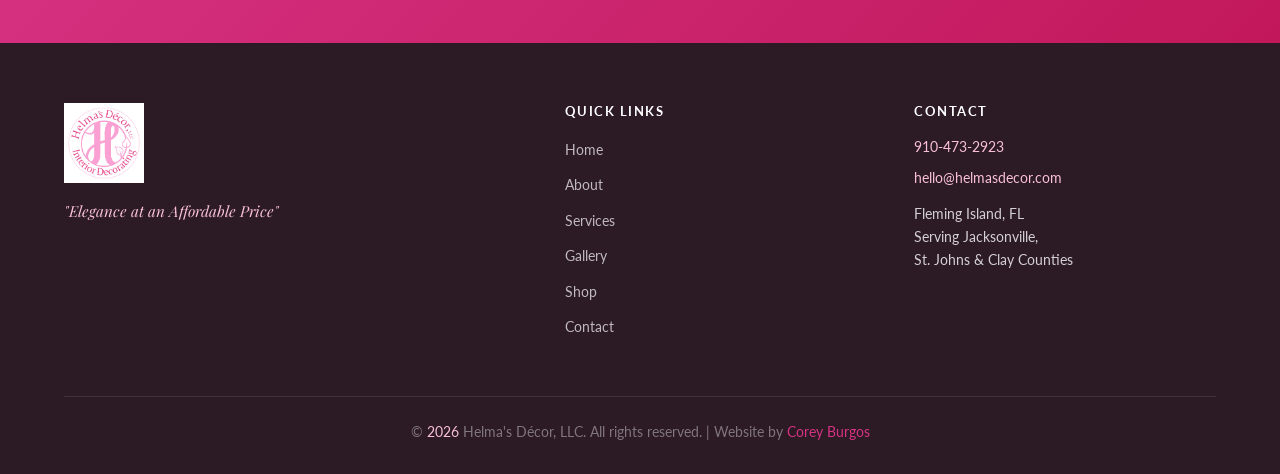
<file: contact.html>
<!DOCTYPE html>
<html lang="en">
<head>
  <meta charset="UTF-8" />
  <meta name="viewport" content="width=device-width, initial-scale=1.0" />
  <title>Contact — Helma's Décor, LLC</title>
  <meta name="description" content="Contact Helma's Décor, LLC for interior decorating consultations, artwork inquiries, or custom signage. Serving Fleming Island, Jacksonville, St. Johns & Clay Counties." />
  <link rel="stylesheet" href="https://cdnjs.cloudflare.com/ajax/libs/font-awesome/6.5.1/css/all.min.css" />
  <link rel="stylesheet" href="css/styles.css" />
  <style>
    .contact-section {
      padding: 80px 0;
    }
    .contact-layout {
      display: grid;
      grid-template-columns: 1fr 1.4fr;
      gap: 4rem;
      align-items: start;
    }
    @media (max-width: 768px) {
      .contact-layout { grid-template-columns: 1fr; gap: 2.5rem; }
    }
    .contact-detail {
      display: flex;
      align-items: flex-start;
      gap: 1rem;
      margin-bottom: 1.5rem;
    }
    .contact-detail-icon {
      font-size: 1.05rem;
      flex-shrink: 0;
      width: 44px;
      height: 44px;
      background: var(--blush);
      border-radius: 50%;
      display: flex;
      align-items: center;
      justify-content: center;
      color: var(--pink);
    }
    .contact-detail-text h4 {
      font-family: 'Lato', sans-serif;
      font-size: 0.75rem;
      font-weight: 700;
      text-transform: uppercase;
      letter-spacing: 0.1em;
      color: var(--pink);
      margin-bottom: 0.2rem;
    }
    .contact-detail-text p, .contact-detail-text a {
      font-size: 1rem;
      color: var(--dark);
      font-weight: 600;
    }
    .contact-detail-text a:hover { color: var(--pink); }
    .service-area-note {
      background: var(--blush);
      border-radius: var(--radius-lg);
      padding: 1.5rem;
      border-left: 4px solid var(--pink);
      margin-top: 2rem;
    }
    .service-area-note p {
      font-size: 0.95rem;
      color: var(--gray);
      margin: 0;
    }
  </style>
</head>
<body>

  <!-- ======================================================
       NAVIGATION
  ====================================================== -->
  <nav class="navbar">
    <div class="container">
      <a href="index.html" class="nav-logo">
        <img src="images/logo.jpg" alt="Helma's Décor, LLC Logo" />
      </a>
      <button class="hamburger" aria-label="Toggle menu">
        <span></span><span></span><span></span>
      </button>
      <ul class="nav-links">
        <li><a href="index.html">Home</a></li>
        <li><a href="about.html">About</a></li>
        <li><a href="services.html">Services</a></li>
        <li><a href="gallery.html">Gallery</a></li>
        <li><a href="shop.html">Shop</a></li>
        <li><a href="contact.html" class="btn btn-primary">Contact Us</a></li>
      </ul>
    </div>
  </nav>

  <!-- ======================================================
       PAGE HERO
  ====================================================== -->
  <section class="page-hero">
    <div class="page-hero-bg" style="background-image: url('images/hero-contact.jpg');"></div>
    <div class="page-hero-overlay"></div>
    <div class="page-hero-content">
      <p class="section-label" style="color:rgba(255,255,255,0.8);">We'd Love to Hear From You</p>
      <h1>Get in Touch</h1>
      <p class="hero-tagline">Your dream space starts with a conversation.</p>
    </div>
  </section>

  <!-- ======================================================
       CONTACT SECTION
  ====================================================== -->
  <section class="contact-section">
    <div class="container">
      <div class="contact-layout">

        <!-- LEFT: Contact Info -->
        <div class="fade-in">

          <p class="section-label">Contact Information</p>
          <h2 class="section-title" style="margin-bottom:0.5rem;">Let's Talk</h2>
          <div class="divider" style="margin-left:0; margin-bottom:2rem;"></div>

          <div class="contact-detail">
            <div class="contact-detail-icon"><i class="fa-solid fa-phone"></i></div>
            <div class="contact-detail-text">
              <h4>Phone</h4>
              <a href="tel:9104732923">910-473-2923</a>
            </div>
          </div>

          <div class="contact-detail">
            <div class="contact-detail-icon"><i class="fa-solid fa-envelope"></i></div>
            <div class="contact-detail-text">
              <h4>Email</h4>
              <!-- TODO: Replace with Helma's actual email address -->
              <a href="mailto:hello@helmasdecor.com">hello@helmasdecor.com</a>
            </div>
          </div>

          <div class="contact-detail">
            <div class="contact-detail-icon"><i class="fa-solid fa-location-dot"></i></div>
            <div class="contact-detail-text">
              <h4>Location</h4>
              <p>Fleming Island, FL</p>
            </div>
          </div>

          <div class="contact-detail">
            <div class="contact-detail-icon"><i class="fa-solid fa-map"></i></div>
            <div class="contact-detail-text">
              <h4>Service Area</h4>
              <p>Jacksonville · St. Johns County · Clay County</p>
            </div>
          </div>

          <div class="service-area-note">
            <p><strong>Consultations are by appointment.</strong> We typically respond within 1–2 business days. Whether you need full-service decorating, a single room refresh, custom artwork, or a business sign — we'd love to hear about your project!</p>
          </div>

          <div class="contact-logo" style="margin-top:2.5rem;">
            <img src="images/logo.jpg" alt="Helma's Décor, LLC" style="max-width:180px;" />
          </div>

        </div>

        <!-- RIGHT: Contact Form -->
        <div class="fade-in fade-in-delay-1">
          <div class="contact-form-wrap">
            <h3 style="font-size:1.4rem; margin-bottom:0.25rem;">Send Us a Message</h3>
            <p style="color:var(--gray); font-size:0.9rem; margin-bottom:1.5rem;">Fill out the form below and Helma will be in touch soon!</p>

            <!--
              TO MAKE THIS FORM SEND EMAILS:
              Option 1 — Formspree (free, no backend needed):
                1. Sign up at https://formspree.io
                2. Create a new form and copy your form ID
                3. Replace the action attribute below:
                   action="https://formspree.io/f/YOUR_FORM_ID"
                4. Change method to "POST"

              Option 2 — EmailJS (free, JavaScript-based):
                1. Sign up at https://www.emailjs.com
                2. Follow their setup guide to add their SDK
            -->
            <form action="contact.php" method="POST" id="contact-form" novalidate>

              <!-- Honeypot: hidden from real users, filled by bots — do not remove -->
              <div style="position:absolute;left:-9999px;top:-9999px;width:1px;height:1px;overflow:hidden;" aria-hidden="true">
                <label for="website">Website (leave blank)</label>
                <input type="text" id="website" name="website" value="" tabindex="-1" autocomplete="off" />
              </div>

              <div class="form-group">
                <label for="name">Your Name <span style="color:var(--pink);">*</span></label>
                <input type="text" id="name" name="name" placeholder="Jane Smith" required />
              </div>

              <div class="form-group">
                <label for="email">Email Address <span style="color:var(--pink);">*</span></label>
                <input type="email" id="email" name="email" placeholder="jane@example.com" required />
              </div>

              <div class="form-group">
                <label for="phone">Phone Number <span style="color:var(--gray); font-weight:400;">(optional)</span></label>
                <input type="tel" id="phone" name="phone" placeholder="(904) 555-0000" />
              </div>

              <div class="form-group">
                <label for="interest">I'm interested in... <span style="color:var(--pink);">*</span></label>
                <select id="interest" name="interest" required style="width:100%; padding:0.75rem 1rem; border:2px solid #e8d0da; border-radius:8px; font-family:'Lato',sans-serif; font-size:1rem; color:var(--dark); background:white; outline:none; cursor:pointer;">
                  <option value="" disabled selected>Select a service...</option>
                  <option value="decorating">Interior Decorating Services</option>
                  <option value="consultation">Free Consultation</option>
                  <option value="artwork">Original Artwork / Paintings</option>
                  <option value="beach-art">Beach Plaques &amp; Coastal Décor</option>
                  <option value="signage">Custom Commercial Signage</option>
                  <option value="other">Other / General Inquiry</option>
                </select>
              </div>

              <div class="form-group">
                <label for="message">Your Message <span style="color:var(--pink);">*</span></label>
                <textarea id="message" name="message" placeholder="Tell us about your project, space, or what you have in mind..." required></textarea>
              </div>

              <div id="form-feedback" role="alert" aria-live="polite" style="display:none; margin-top:1rem; padding:1rem 1.25rem; border-radius:var(--radius); font-size:0.95rem; font-weight:600; text-align:center;"></div>

              <button type="submit" id="contact-submit" class="btn btn-primary" style="width:100%; font-size:1rem; padding:1rem; margin-top:0.5rem;">
                Send Message
              </button>

              <p class="form-note">We typically respond within 1–2 business days. We look forward to hearing from you!</p>

            </form>
          </div>
        </div>

      </div>
    </div>
  </section>

  <!-- ======================================================
       QUICK INFO STRIP
  ====================================================== -->
  <section class="section section-pink" style="padding: 50px 0;">
    <div class="container">
      <div class="grid-3 text-center">
        <div class="fade-in">
          <div style="font-size:1.8rem; margin-bottom:0.5rem; color:white;"><i class="fa-solid fa-palette"></i></div>
          <h3 style="color:white; font-family:'Lato',sans-serif; font-size:0.9rem; font-weight:700; text-transform:uppercase; letter-spacing:0.08em;">Licensed &amp; Certified</h3>
          <p style="color:rgba(255,255,255,0.85); font-size:0.9rem;">Professionally certified interior decorator</p>
        </div>
        <div class="fade-in fade-in-delay-1">
          <div style="font-size:1.8rem; margin-bottom:0.5rem; color:white;"><i class="fa-solid fa-location-dot"></i></div>
          <h3 style="color:white; font-family:'Lato',sans-serif; font-size:0.9rem; font-weight:700; text-transform:uppercase; letter-spacing:0.08em;">Fleming Island, FL</h3>
          <p style="color:rgba(255,255,255,0.85); font-size:0.9rem;">Serving Jacksonville, St. Johns &amp; Clay Counties</p>
        </div>
        <div class="fade-in fade-in-delay-2">
          <div style="font-size:1.8rem; margin-bottom:0.5rem; color:white;"><i class="fa-solid fa-wand-magic-sparkles"></i></div>
          <h3 style="color:white; font-family:'Lato',sans-serif; font-size:0.9rem; font-weight:700; text-transform:uppercase; letter-spacing:0.08em;">No Job Too Small</h3>
          <p style="color:rgba(255,255,255,0.85); font-size:0.9rem;">Every project receives the same personal attention</p>
        </div>
      </div>
    </div>
  </section>

  <!-- ======================================================
       FOOTER
  ====================================================== -->
  <footer class="footer">
    <div class="container">
      <div class="footer-grid">
        <div class="footer-logo">
          <img src="images/logo.jpg" alt="Helma's Décor, LLC" />
          <p>"Elegance at an Affordable Price"</p>
        </div>
        <div>
          <h4>Quick Links</h4>
          <ul>
            <li><a href="index.html">Home</a></li>
            <li><a href="about.html">About</a></li>
            <li><a href="services.html">Services</a></li>
            <li><a href="gallery.html">Gallery</a></li>
            <li><a href="shop.html">Shop</a></li>
            <li><a href="contact.html">Contact</a></li>
          </ul>
        </div>
        <div class="footer-contact">
          <h4>Contact</h4>
          <p><a href="tel:9104732923">910-473-2923</a></p>
          <p><a href="mailto:hello@helmasdecor.com">hello@helmasdecor.com</a></p>
          <p style="margin-top:0.8rem; font-size:0.85rem;">Fleming Island, FL<br />Serving Jacksonville,<br />St. Johns &amp; Clay Counties</p>
        </div>
      </div>
      <div class="footer-bottom">
        <p>&copy; <span id="year"></span> Helma's Décor, LLC. All rights reserved. | Website by <a href="https://coreyburgos.com" target="_blank" rel="noopener">Corey Burgos</a></p>
      </div>
    </div>
  </footer>

  <script>document.getElementById('year').textContent = new Date().getFullYear();</script>
  <script src="js/main.js"></script>
</body>
</html>
</file>
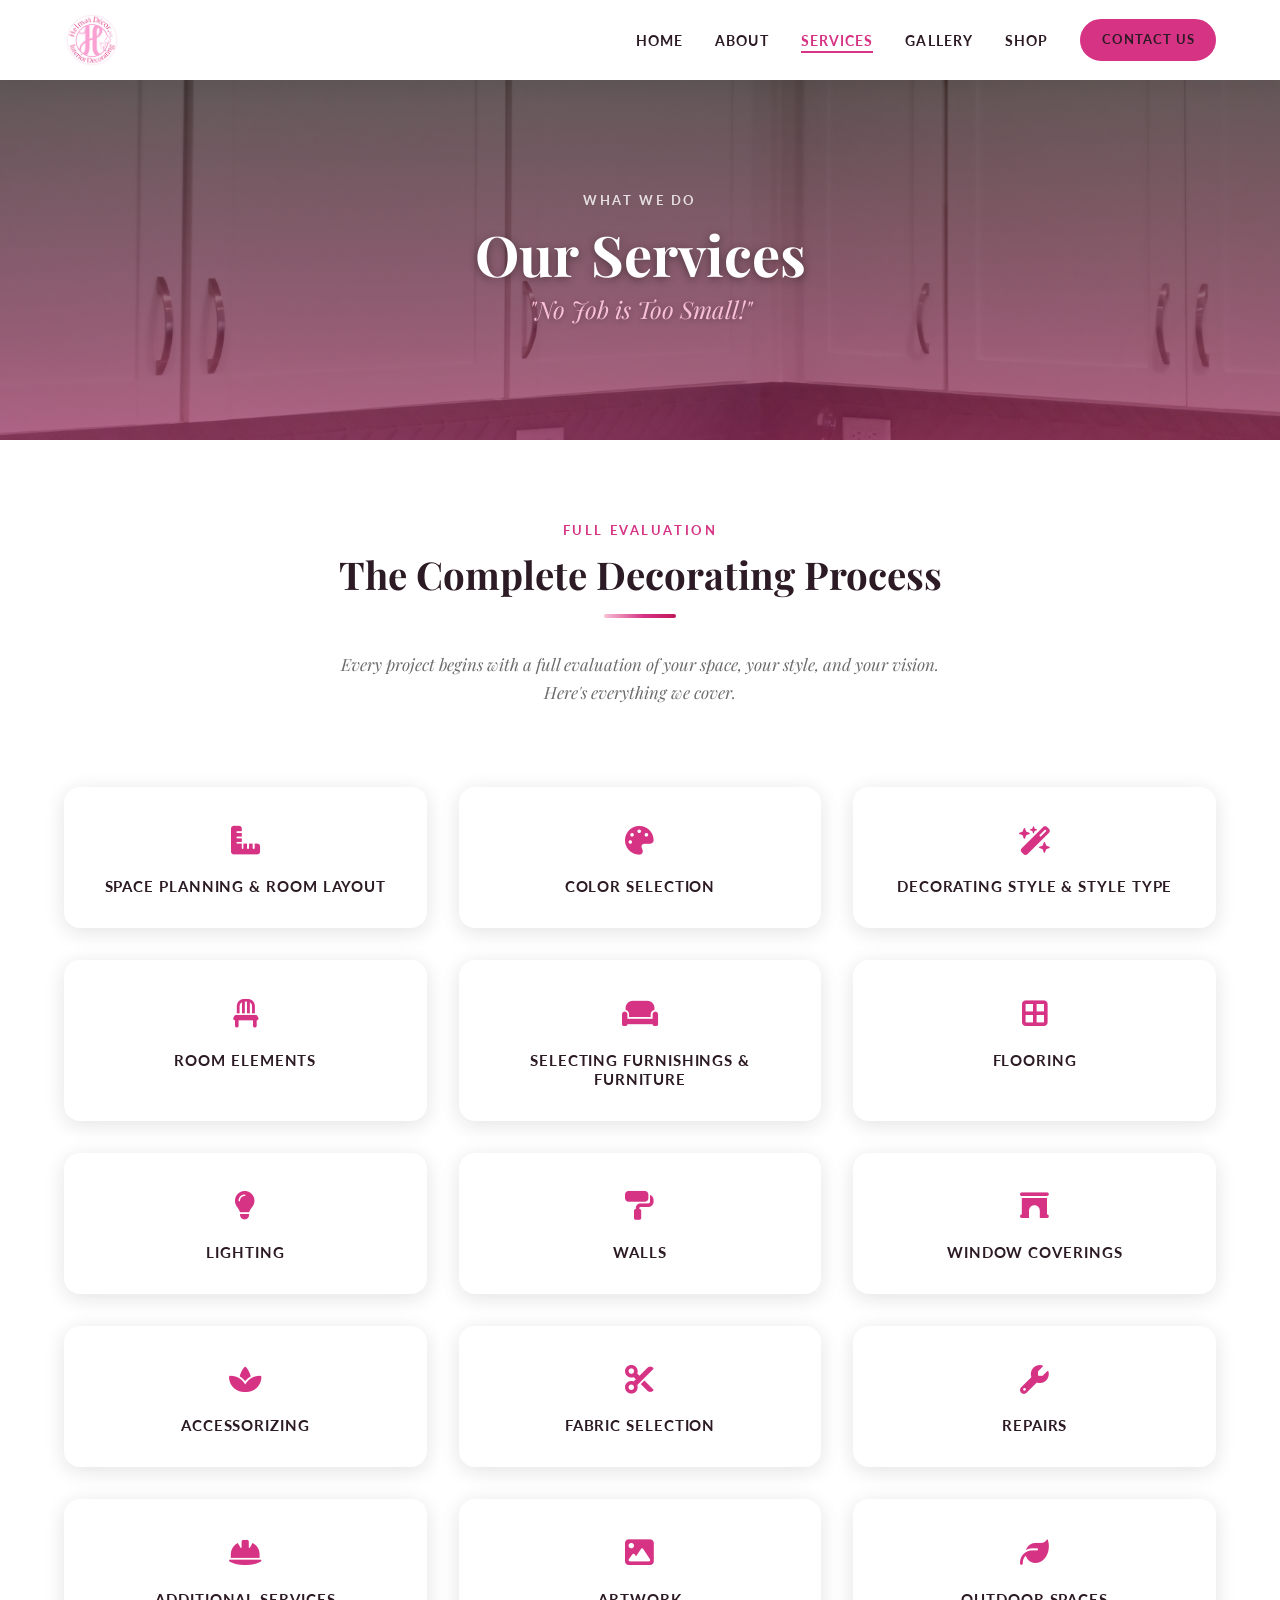
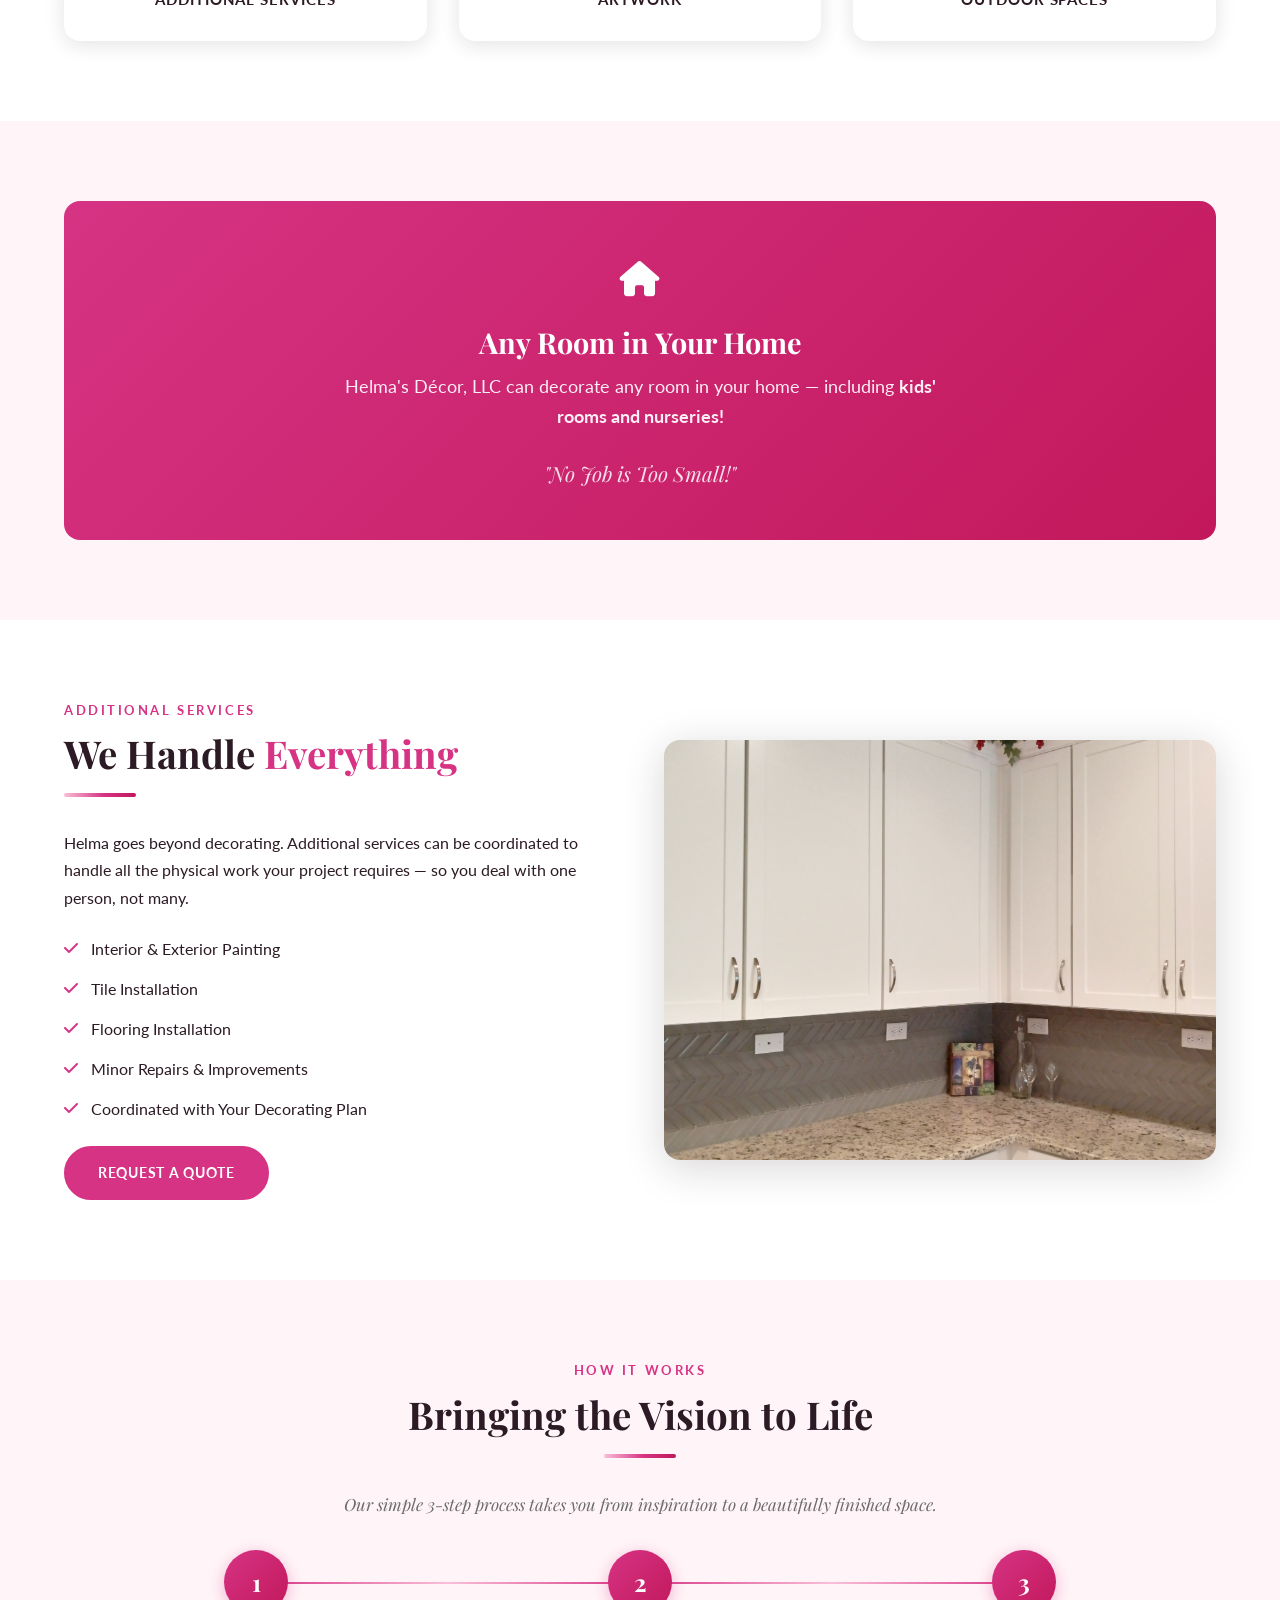
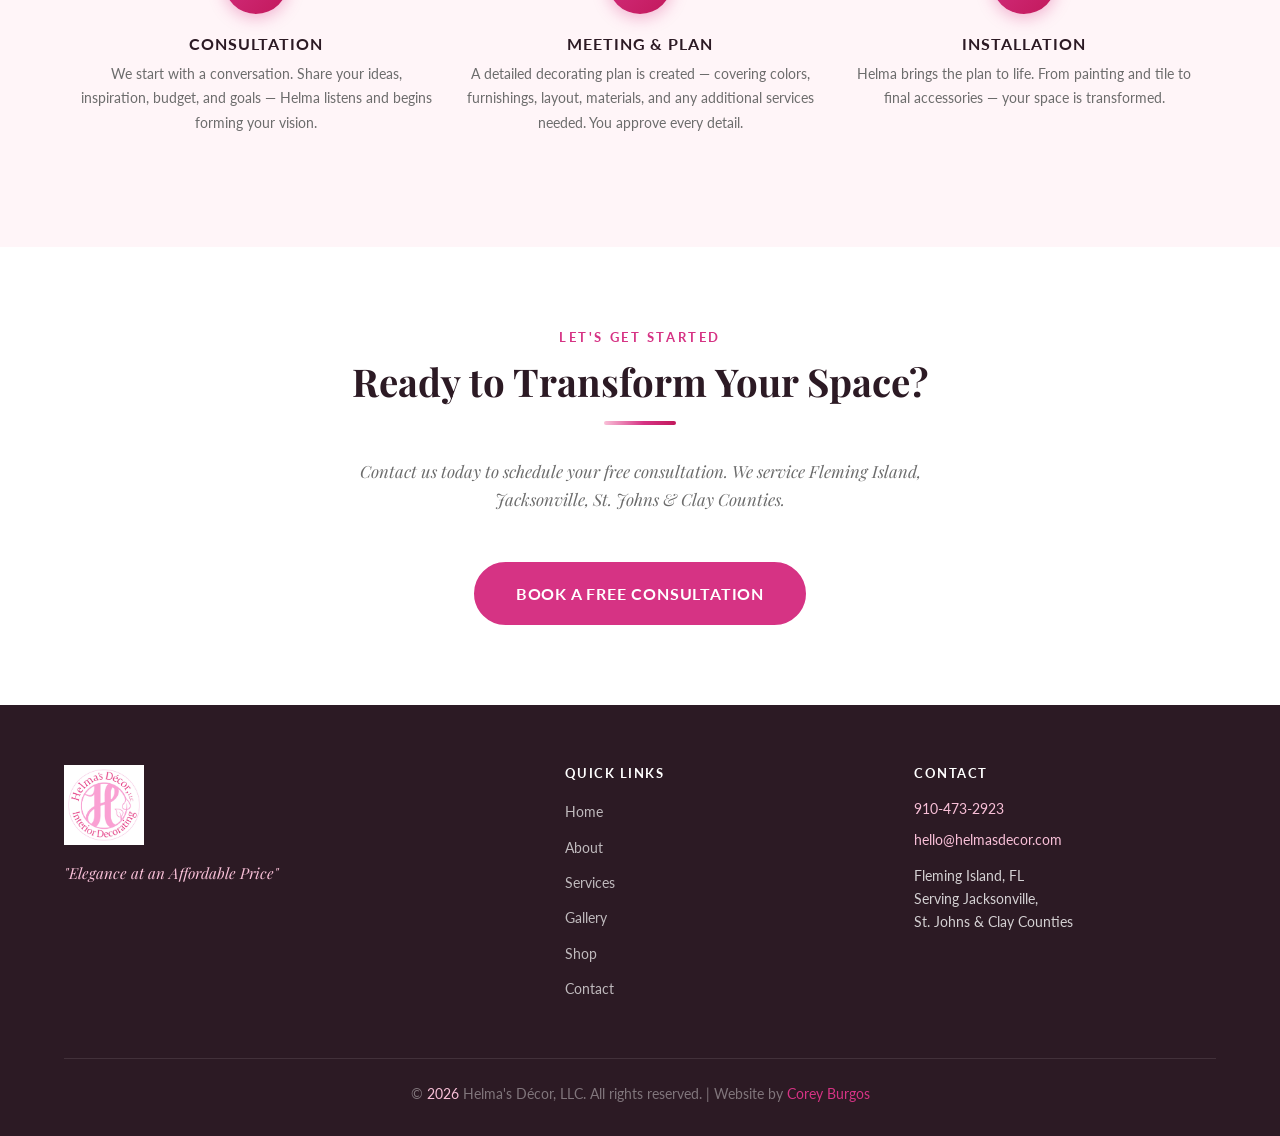
<file: services.html>
<!DOCTYPE html>
<html lang="en">
<head>
  <meta charset="UTF-8" />
  <meta name="viewport" content="width=device-width, initial-scale=1.0" />
  <title>Services — Helma's Décor, LLC</title>
  <meta name="description" content="Full-service interior decorating including space planning, color selection, furnishings, lighting, flooring, contractor services and more." />
  <link rel="stylesheet" href="https://cdnjs.cloudflare.com/ajax/libs/font-awesome/6.5.1/css/all.min.css" />
  <link rel="stylesheet" href="css/styles.css" />
</head>
<body>

  <!-- ======================================================
       NAVIGATION
  ====================================================== -->
  <nav class="navbar">
    <div class="container">
      <a href="index.html" class="nav-logo">
        <img src="images/logo.jpg" alt="Helma's Décor, LLC Logo" />
      </a>
      <button class="hamburger" aria-label="Toggle menu">
        <span></span><span></span><span></span>
      </button>
      <ul class="nav-links">
        <li><a href="index.html">Home</a></li>
        <li><a href="about.html">About</a></li>
        <li><a href="services.html" class="active">Services</a></li>
        <li><a href="gallery.html">Gallery</a></li>
        <li><a href="shop.html">Shop</a></li>
        <li><a href="contact.html" class="btn btn-primary">Contact Us</a></li>
      </ul>
    </div>
  </nav>

  <!-- ======================================================
       PAGE HERO
  ====================================================== -->
  <section class="page-hero">
    <div class="page-hero-bg" style="background-image: url('images/hero-services.jpg');"></div>
    <div class="page-hero-overlay"></div>
    <div class="page-hero-content">
      <p class="section-label" style="color:rgba(255,255,255,0.8);">What We Do</p>
      <h1>Our Services</h1>
      <p class="hero-tagline">"No Job is Too Small!"</p>
    </div>
  </section>

  <!-- ======================================================
       INTRO
  ====================================================== -->
  <section class="section">
    <div class="container text-center fade-in">
      <p class="section-label">Full Evaluation</p>
      <h2 class="section-title">The Complete Decorating Process</h2>
      <div class="divider"></div>
      <p class="section-subtitle">Every project begins with a full evaluation of your space, your style, and your vision. Here's everything we cover.</p>
    </div>
  </section>

  <!-- ======================================================
       SERVICES GRID
  ====================================================== -->
  <section class="section" style="padding-top:0;">
    <div class="container">
      <div class="grid-3 fade-in">

        <div class="service-card">
          <div class="service-icon"><i class="fa-solid fa-ruler-combined"></i></div>
          <h3>Space Planning &amp; Room Layout</h3>
        </div>

        <div class="service-card">
          <div class="service-icon"><i class="fa-solid fa-palette"></i></div>
          <h3>Color Selection</h3>
        </div>

        <div class="service-card">
          <div class="service-icon"><i class="fa-solid fa-wand-magic-sparkles"></i></div>
          <h3>Decorating Style &amp; Style Type</h3>
        </div>

        <div class="service-card">
          <div class="service-icon"><i class="fa-solid fa-chair"></i></div>
          <h3>Room Elements</h3>
        </div>

        <div class="service-card">
          <div class="service-icon"><i class="fa-solid fa-couch"></i></div>
          <h3>Selecting Furnishings &amp; Furniture</h3>
        </div>

        <div class="service-card">
          <div class="service-icon"><i class="fa-solid fa-border-all"></i></div>
          <h3>Flooring</h3>
        </div>

        <div class="service-card">
          <div class="service-icon"><i class="fa-solid fa-lightbulb"></i></div>
          <h3>Lighting</h3>
        </div>

        <div class="service-card">
          <div class="service-icon"><i class="fa-solid fa-paint-roller"></i></div>
          <h3>Walls</h3>
        </div>

        <div class="service-card">
          <div class="service-icon"><i class="fa-solid fa-archway"></i></div>
          <h3>Window Coverings</h3>
        </div>

        <div class="service-card">
          <div class="service-icon"><i class="fa-solid fa-spa"></i></div>
          <h3>Accessorizing</h3>
        </div>

        <div class="service-card">
          <div class="service-icon"><i class="fa-solid fa-scissors"></i></div>
          <h3>Fabric Selection</h3>
        </div>

        <div class="service-card">
          <div class="service-icon"><i class="fa-solid fa-wrench"></i></div>
          <h3>Repairs</h3>
        </div>

        <div class="service-card">
          <div class="service-icon"><i class="fa-solid fa-helmet-safety"></i></div>
          <h3>Additional Services</h3>
        </div>

        <div class="service-card">
          <div class="service-icon"><i class="fa-solid fa-image"></i></div>
          <h3>Artwork</h3>
        </div>

        <div class="service-card">
          <div class="service-icon"><i class="fa-solid fa-leaf"></i></div>
          <h3>Outdoor Spaces</h3>
        </div>

      </div>
    </div>
  </section>

  <!-- ======================================================
       CALLOUT — ANY ROOM
  ====================================================== -->
  <section class="section section-blush">
    <div class="container fade-in">
      <div class="callout-banner section-pink" style="background: linear-gradient(135deg, var(--pink), var(--rose)); border-radius: 16px; padding: 3rem 2rem; text-align:center;">
        <div style="font-size:2.2rem; margin-bottom:1rem; color:white;"><i class="fa-solid fa-house"></i></div>
        <h2 style="color:white; margin-bottom:0.75rem;">Any Room in Your Home</h2>
        <p style="color:rgba(255,255,255,0.92); font-size:1.1rem; max-width:600px; margin: 0 auto 1.5rem;">Helma's Décor, LLC can decorate any room in your home — including <strong>kids' rooms and nurseries!</strong></p>
        <p style="color:rgba(255,255,255,0.85); font-size:1.3rem; font-family:'Playfair Display',serif; font-style:italic;">"No Job is Too Small!"</p>
      </div>
    </div>
  </section>

  <!-- ======================================================
       CONTRACTOR SERVICES
  ====================================================== -->
  <section class="section">
    <div class="container">
      <div class="grid-2">
        <div class="fade-in">
          <p class="section-label">Additional Services</p>
          <h2 class="section-title">We Handle <span class="text-pink">Everything</span></h2>
          <div class="divider" style="margin-left:0;"></div>
          <p>Helma goes beyond decorating. Additional services can be coordinated to handle all the physical work your project requires — so you deal with one person, not many.</p>

          <div style="margin: 1.5rem 0;">
            <div style="display:flex; align-items:center; gap:0.8rem; margin-bottom:0.8rem;">
              <i class="fa-solid fa-check" style="color:var(--pink); font-size:1rem; flex-shrink:0;"></i>
              <span>Interior &amp; Exterior Painting</span>
            </div>
            <div style="display:flex; align-items:center; gap:0.8rem; margin-bottom:0.8rem;">
              <i class="fa-solid fa-check" style="color:var(--pink); font-size:1rem; flex-shrink:0;"></i>
              <span>Tile Installation</span>
            </div>
            <div style="display:flex; align-items:center; gap:0.8rem; margin-bottom:0.8rem;">
              <i class="fa-solid fa-check" style="color:var(--pink); font-size:1rem; flex-shrink:0;"></i>
              <span>Flooring Installation</span>
            </div>
            <div style="display:flex; align-items:center; gap:0.8rem; margin-bottom:0.8rem;">
              <i class="fa-solid fa-check" style="color:var(--pink); font-size:1rem; flex-shrink:0;"></i>
              <span>Minor Repairs &amp; Improvements</span>
            </div>
            <div style="display:flex; align-items:center; gap:0.8rem;">
              <i class="fa-solid fa-check" style="color:var(--pink); font-size:1rem; flex-shrink:0;"></i>
              <span>Coordinated with Your Decorating Plan</span>
            </div>
          </div>

          <a href="contact.html" class="btn btn-primary">Request a Quote</a>
        </div>

        <div class="fade-in fade-in-delay-1">
          <img src="images/hero-services.jpg" alt="Kitchen renovation with herringbone tile" style="border-radius:16px; box-shadow:0 8px 40px rgba(44,26,36,0.18); width:100%; height:420px; object-fit:cover;" />
        </div>
      </div>
    </div>
  </section>

  <!-- ======================================================
       PROCESS TIMELINE — Bringing the Vision to Life
  ====================================================== -->
  <section class="section section-blush">
    <div class="container">
      <div class="text-center fade-in">
        <p class="section-label">How It Works</p>
        <h2 class="section-title">Bringing the Vision to Life</h2>
        <div class="divider"></div>
        <p class="section-subtitle">Our simple 3-step process takes you from inspiration to a beautifully finished space.</p>
      </div>

      <div class="process-timeline fade-in">

        <div class="process-step">
          <div class="step-number">1</div>
          <h3>Consultation</h3>
          <p>We start with a conversation. Share your ideas, inspiration, budget, and goals — Helma listens and begins forming your vision.</p>
        </div>

        <div class="process-step">
          <div class="step-number">2</div>
          <h3>Meeting &amp; Plan</h3>
          <p>A detailed decorating plan is created — covering colors, furnishings, layout, materials, and any additional services needed. You approve every detail.</p>
        </div>

        <div class="process-step">
          <div class="step-number">3</div>
          <h3>Installation</h3>
          <p>Helma brings the plan to life. From painting and tile to final accessories — your space is transformed.</p>
        </div>

      </div>
    </div>
  </section>

  <!-- ======================================================
       CTA
  ====================================================== -->
  <section class="section">
    <div class="container text-center fade-in">
      <p class="section-label">Let's Get Started</p>
      <h2 class="section-title">Ready to Transform Your Space?</h2>
      <div class="divider"></div>
      <p class="section-subtitle">Contact us today to schedule your free consultation. We service Fleming Island, Jacksonville, St. Johns &amp; Clay Counties.</p>
      <a href="contact.html" class="btn btn-primary" style="font-size:1rem; padding:1rem 2.5rem;">Book a Free Consultation</a>
    </div>
  </section>

  <!-- ======================================================
       FOOTER
  ====================================================== -->
  <footer class="footer">
    <div class="container">
      <div class="footer-grid">
        <div class="footer-logo">
          <img src="images/logo.jpg" alt="Helma's Décor, LLC" />
          <p>"Elegance at an Affordable Price"</p>
        </div>
        <div>
          <h4>Quick Links</h4>
          <ul>
            <li><a href="index.html">Home</a></li>
            <li><a href="about.html">About</a></li>
            <li><a href="services.html">Services</a></li>
            <li><a href="gallery.html">Gallery</a></li>
            <li><a href="shop.html">Shop</a></li>
            <li><a href="contact.html">Contact</a></li>
          </ul>
        </div>
        <div class="footer-contact">
          <h4>Contact</h4>
          <p><a href="tel:9104732923">910-473-2923</a></p>
          <p><a href="mailto:hello@helmasdecor.com">hello@helmasdecor.com</a></p>
          <p style="margin-top:0.8rem; font-size:0.85rem;">Fleming Island, FL<br />Serving Jacksonville,<br />St. Johns &amp; Clay Counties</p>
        </div>
      </div>
      <div class="footer-bottom">
        <p>&copy; <span id="year"></span> Helma's Décor, LLC. All rights reserved. | Website by <a href="https://coreyburgos.com" target="_blank" rel="noopener">Corey Burgos</a></p>
      </div>
    </div>
  </footer>

  <script>document.getElementById('year').textContent = new Date().getFullYear();</script>
  <script src="js/main.js"></script>
</body>
</html>
</file>
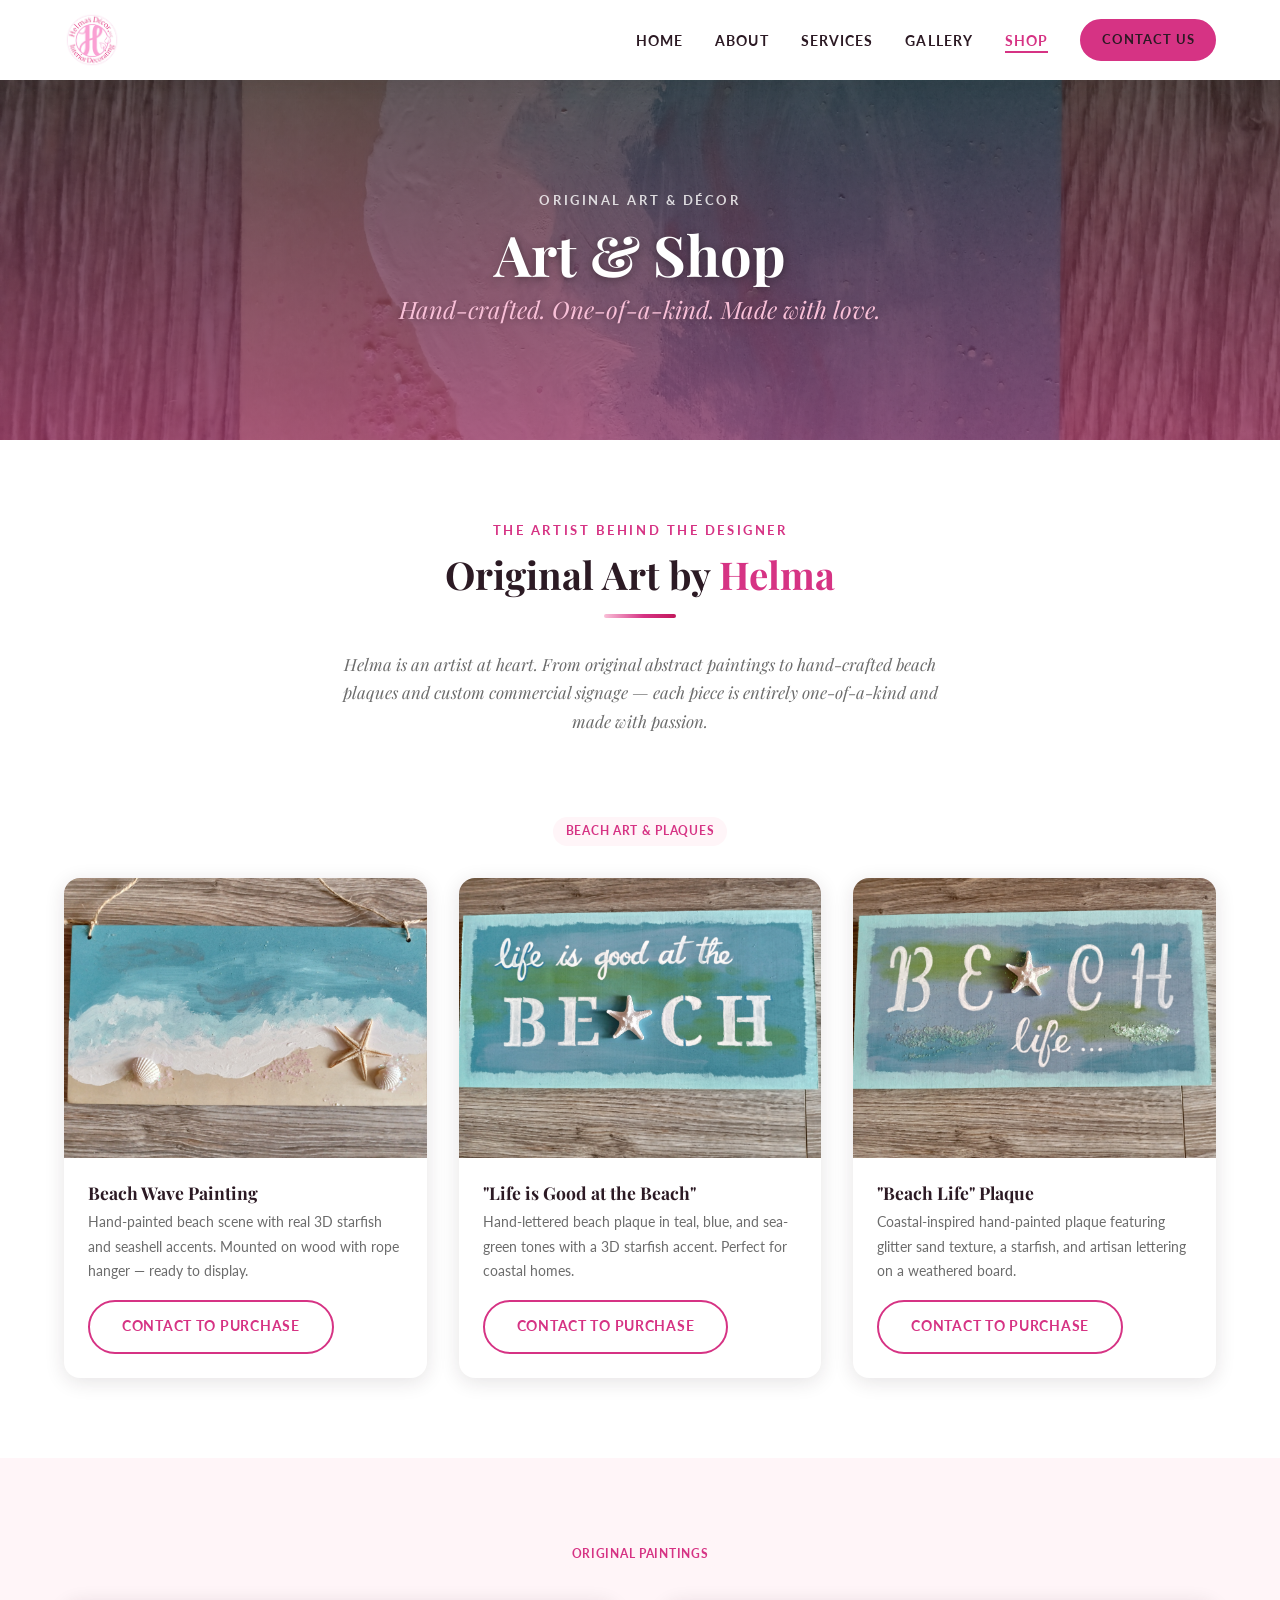
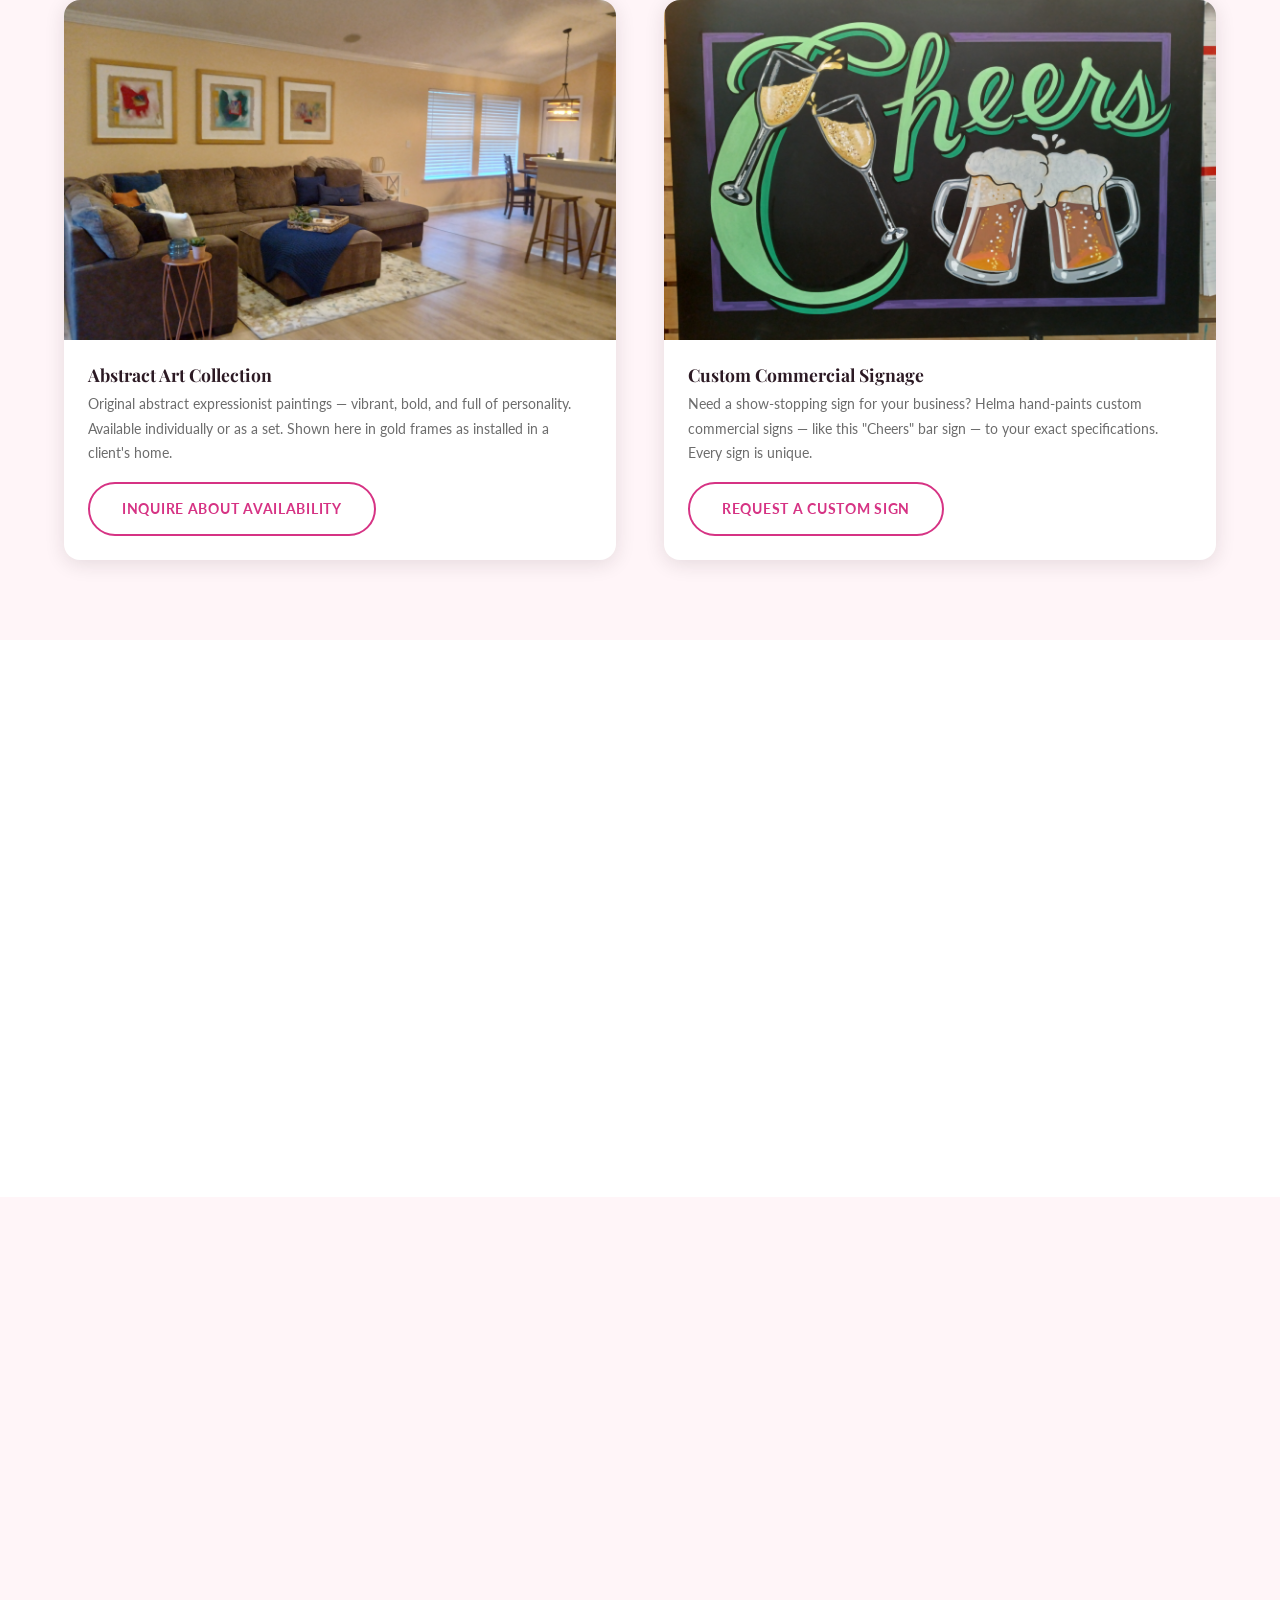
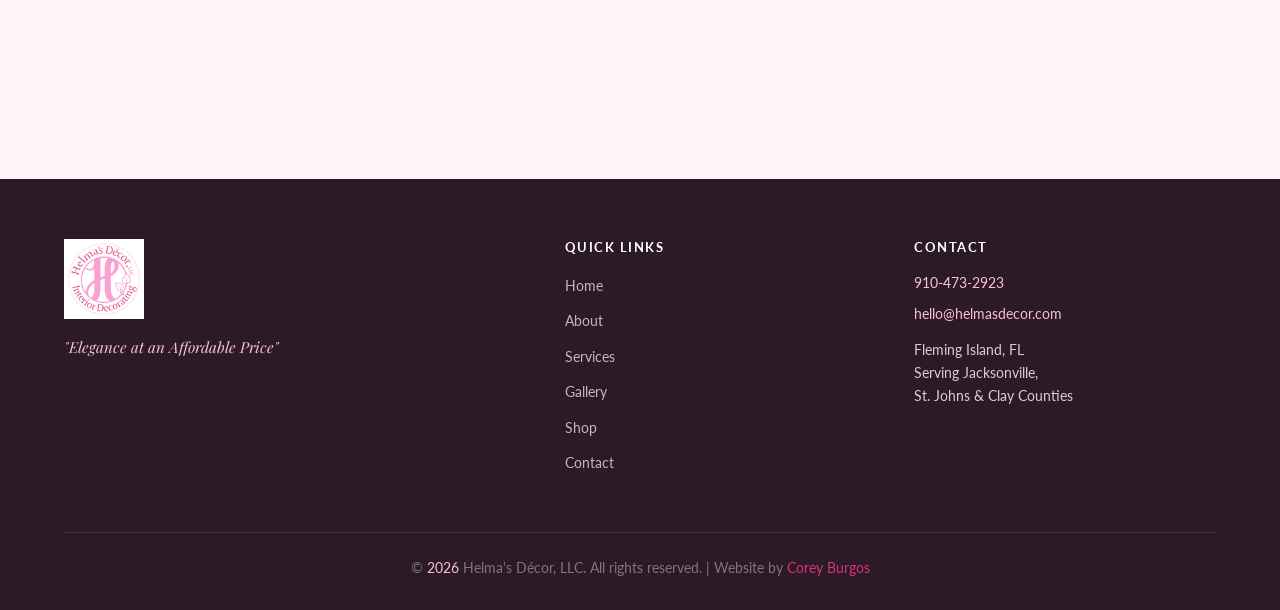
<file: shop.html>
<!DOCTYPE html>
<html lang="en">
<head>
  <meta charset="UTF-8" />
  <meta name="viewport" content="width=device-width, initial-scale=1.0" />
  <title>Art &amp; Shop — Helma's Décor, LLC</title>
  <meta name="description" content="Original artwork, hand-painted beach plaques, and custom commercial signage by Helma. One-of-a-kind pieces available for purchase." />
  <link rel="stylesheet" href="https://cdnjs.cloudflare.com/ajax/libs/font-awesome/6.5.1/css/all.min.css" />
  <link rel="stylesheet" href="css/styles.css" />
</head>
<body>

  <!-- ======================================================
       NAVIGATION
  ====================================================== -->
  <nav class="navbar">
    <div class="container">
      <a href="index.html" class="nav-logo">
        <img src="images/logo.jpg" alt="Helma's Décor, LLC Logo" />
      </a>
      <button class="hamburger" aria-label="Toggle menu">
        <span></span><span></span><span></span>
      </button>
      <ul class="nav-links">
        <li><a href="index.html">Home</a></li>
        <li><a href="about.html">About</a></li>
        <li><a href="services.html">Services</a></li>
        <li><a href="gallery.html">Gallery</a></li>
        <li><a href="shop.html" class="active">Shop</a></li>
        <li><a href="contact.html" class="btn btn-primary">Contact Us</a></li>
      </ul>
    </div>
  </nav>

  <!-- ======================================================
       PAGE HERO
  ====================================================== -->
  <section class="page-hero">
    <div class="page-hero-bg" style="background-image: url('images/hero-shop.jpg');"></div>
    <div class="page-hero-overlay"></div>
    <div class="page-hero-content">
      <p class="section-label" style="color:rgba(255,255,255,0.8);">Original Art &amp; Décor</p>
      <h1>Art &amp; Shop</h1>
      <p class="hero-tagline">Hand-crafted. One-of-a-kind. Made with love.</p>
    </div>
  </section>

  <!-- ======================================================
       INTRO
  ====================================================== -->
  <section class="section">
    <div class="container text-center fade-in">
      <p class="section-label">The Artist Behind the Designer</p>
      <h2 class="section-title">Original Art by <span class="text-pink">Helma</span></h2>
      <div class="divider"></div>
      <p class="section-subtitle">Helma is an artist at heart. From original abstract paintings to hand-crafted beach plaques and custom commercial signage — each piece is entirely one-of-a-kind and made with passion.</p>
    </div>
  </section>

  <!-- ======================================================
       PRODUCT GRID — Beach Art & Plaques
  ====================================================== -->
  <section class="section" style="padding-top:0;">
    <div class="container">
      <div class="text-center fade-in" style="margin-bottom:2rem;">
        <span class="tag tag-pink">Beach Art &amp; Plaques</span>
      </div>
      <div class="grid-3 fade-in">

        <div class="shop-card">
          <div class="shop-card-img-wrap">
            <img src="images/beach-art-3.jpg" alt="Beach wave painting with real starfish and shell" class="shop-card-img" />
          </div>
          <div class="shop-card-body">
            <h3>Beach Wave Painting</h3>
            <p>Hand-painted beach scene with real 3D starfish and seashell accents. Mounted on wood with rope hanger — ready to display.</p>
            <a href="contact.html" class="btn btn-outline-pink">Contact to Purchase</a>
          </div>
        </div>

        <div class="shop-card">
          <div class="shop-card-img-wrap">
            <img src="images/beach-art-1.jpg" alt="Life is Good at the Beach hand-painted plaque" class="shop-card-img" />
          </div>
          <div class="shop-card-body">
            <h3>"Life is Good at the Beach"</h3>
            <p>Hand-lettered beach plaque in teal, blue, and sea-green tones with a 3D starfish accent. Perfect for coastal homes.</p>
            <a href="contact.html" class="btn btn-outline-pink">Contact to Purchase</a>
          </div>
        </div>

        <div class="shop-card">
          <div class="shop-card-img-wrap">
            <img src="images/beach-art-2.jpg" alt="Beach Life plaque with glitter and starfish" class="shop-card-img" />
          </div>
          <div class="shop-card-body">
            <h3>"Beach Life" Plaque</h3>
            <p>Coastal-inspired hand-painted plaque featuring glitter sand texture, a starfish, and artisan lettering on a weathered board.</p>
            <a href="contact.html" class="btn btn-outline-pink">Contact to Purchase</a>
          </div>
        </div>

      </div>
    </div>
  </section>

  <!-- ======================================================
       PRODUCT GRID — Original Paintings
  ====================================================== -->
  <section class="section section-blush">
    <div class="container">
      <div class="text-center fade-in" style="margin-bottom:2rem;">
        <span class="tag tag-pink">Original Paintings</span>
      </div>
      <div class="grid-2 fade-in">

        <div class="shop-card">
          <div class="shop-card-img-wrap">
            <img src="images/artwork-2.jpg" alt="Set of three abstract paintings in gold frames" class="shop-card-img" style="height:340px;" />
          </div>
          <div class="shop-card-body">
            <h3>Abstract Art Collection</h3>
            <p>Original abstract expressionist paintings — vibrant, bold, and full of personality. Available individually or as a set. Shown here in gold frames as installed in a client's home.</p>
            <a href="contact.html" class="btn btn-outline-pink">Inquire About Availability</a>
          </div>
        </div>

        <div class="shop-card">
          <div class="shop-card-img-wrap">
            <img src="images/artwork-1.jpg" alt="Cheers commercial sign hand painted" class="shop-card-img" style="height:340px;" />
          </div>
          <div class="shop-card-body">
            <h3>Custom Commercial Signage</h3>
            <p>Need a show-stopping sign for your business? Helma hand-paints custom commercial signs — like this "Cheers" bar sign — to your exact specifications. Every sign is unique.</p>
            <a href="contact.html" class="btn btn-outline-pink">Request a Custom Sign</a>
          </div>
        </div>

      </div>
    </div>
  </section>

  <!-- ======================================================
       CUSTOM SIGNAGE CALLOUT
  ====================================================== -->
  <section class="section">
    <div class="container fade-in">
      <div style="background: linear-gradient(135deg, var(--dark), #4a2535); border-radius: 16px; padding: 3rem 2.5rem; display:grid; grid-template-columns:1fr 1fr; gap:3rem; align-items:center;">
        <div>
          <p class="section-label" style="color:var(--light-pink);">For Businesses</p>
          <h2 style="color:white; margin-bottom:1rem;">Custom Signage for<br/>Commercial Spaces</h2>
          <p style="color:rgba(255,255,255,0.85); margin-bottom:1.5rem;">Helma's background in commercial sign painting means your business can have a truly unique, hand-crafted sign that no one else has. Restaurants, bars, salons, boutiques — any space, any style.</p>
          <a href="contact.html" class="btn btn-primary">Get a Quote</a>
        </div>
        <div>
          <img src="images/artwork-1.jpg" alt="Cheers sign example" style="border-radius:12px; width:100%; height:280px; object-fit:cover; box-shadow:0 8px 30px rgba(0,0,0,0.4);" />
        </div>
      </div>
    </div>
  </section>

  <!-- ======================================================
       ETSY TEASER
  ====================================================== -->
  <section class="section section-blush">
    <div class="container fade-in">
      <div class="etsy-teaser">
        <div class="etsy-icon"><i class="fa-solid fa-bag-shopping"></i></div>
        <h3>Beach Décor &amp; Plaques — Coming Soon to Etsy!</h3>
        <p style="color:var(--gray); max-width:500px; margin: 0.5rem auto 1.5rem;">Helma will soon be opening an Etsy shop featuring her beach-themed décor, plaques, and coastal artwork. Stay tuned — or contact us directly in the meantime!</p>
        <a href="contact.html" class="btn btn-outline-pink">Contact Us to Purchase Now</a>
      </div>
    </div>
  </section>

  <!-- ======================================================
       FOOTER
  ====================================================== -->
  <footer class="footer">
    <div class="container">
      <div class="footer-grid">
        <div class="footer-logo">
          <img src="images/logo.jpg" alt="Helma's Décor, LLC" />
          <p>"Elegance at an Affordable Price"</p>
        </div>
        <div>
          <h4>Quick Links</h4>
          <ul>
            <li><a href="index.html">Home</a></li>
            <li><a href="about.html">About</a></li>
            <li><a href="services.html">Services</a></li>
            <li><a href="gallery.html">Gallery</a></li>
            <li><a href="shop.html">Shop</a></li>
            <li><a href="contact.html">Contact</a></li>
          </ul>
        </div>
        <div class="footer-contact">
          <h4>Contact</h4>
          <p><a href="tel:9104732923">910-473-2923</a></p>
          <p><a href="mailto:hello@helmasdecor.com">hello@helmasdecor.com</a></p>
          <p style="margin-top:0.8rem; font-size:0.85rem;">Fleming Island, FL<br />Serving Jacksonville,<br />St. Johns &amp; Clay Counties</p>
        </div>
      </div>
      <div class="footer-bottom">
        <p>&copy; <span id="year"></span> Helma's Décor, LLC. All rights reserved. | Website by <a href="https://coreyburgos.com" target="_blank" rel="noopener">Corey Burgos</a></p>
      </div>
    </div>
  </footer>

  <script>document.getElementById('year').textContent = new Date().getFullYear();</script>
  <script src="js/main.js"></script>
</body>
</html>
</file>
<file: css/styles.css>
/* ============================================================
   Helma's Décor, LLC — Main Stylesheet
   ============================================================ */

/* Google Fonts */
@import url('https://fonts.googleapis.com/css2?family=Playfair+Display:ital,wght@0,400;0,600;0,700;1,400&family=Lato:wght@300;400;700&display=swap');

/* ============================================================
   CSS Custom Properties
   ============================================================ */
:root {
  --pink:       #D63384;
  --rose:       #C2185B;
  --light-pink: #F9C0D8;
  --blush:      #FFF5F8;
  --gold:       #C9A96E;
  --dark:       #2C1A24;
  --gray:       #6c6c6c;
  --light-gray: #f5f5f5;
  --white:      #FFFFFF;
  --nav-height: 80px;
  --transition: 0.3s ease;
  --shadow:     0 4px 20px rgba(44, 26, 36, 0.12);
  --shadow-lg:  0 8px 40px rgba(44, 26, 36, 0.18);
  --radius:     8px;
  --radius-lg:  16px;
}

/* ============================================================
   Reset & Base
   ============================================================ */
*, *::before, *::after {
  box-sizing: border-box;
  margin: 0;
  padding: 0;
}

html {
  scroll-behavior: smooth;
}

body {
  font-family: 'Lato', sans-serif;
  font-size: 16px;
  line-height: 1.7;
  color: var(--dark);
  background: var(--white);
}

img {
  max-width: 100%;
  height: auto;
  display: block;
}

a {
  color: var(--pink);
  text-decoration: none;
  transition: color var(--transition);
}

a:not(.btn):hover {
  color: var(--rose);
}

ul {
  list-style: none;
}

/* ============================================================
   Typography
   ============================================================ */
h1, h2, h3, h4 {
  font-family: 'Playfair Display', serif;
  line-height: 1.25;
  color: var(--dark);
}

h1 { font-size: clamp(2rem, 5vw, 3.5rem); }
h2 { font-size: clamp(1.6rem, 3.5vw, 2.4rem); }
h3 { font-size: clamp(1.2rem, 2.5vw, 1.6rem); }
h4 { font-size: 1.1rem; }

p { margin-bottom: 1rem; }
p:last-child { margin-bottom: 0; }

/* ============================================================
   Layout Utilities
   ============================================================ */
.container {
  width: 90%;
  max-width: 1200px;
  margin: 0 auto;
}

.section {
  padding: 80px 0;
}

.section-blush {
  background: var(--blush);
}

.section-dark {
  background: var(--dark);
  color: var(--white);
}

.section-dark h2,
.section-dark h3,
.section-dark p {
  color: var(--white);
}

.section-pink {
  background: linear-gradient(135deg, var(--pink), var(--rose));
  color: var(--white);
}

.section-pink h2,
.section-pink h3,
.section-pink p {
  color: var(--white);
}

.text-center { text-align: center; }
.text-pink   { color: var(--pink); }
.text-gold   { color: var(--gold); }

.section-label {
  font-family: 'Lato', sans-serif;
  font-size: 0.8rem;
  font-weight: 700;
  letter-spacing: 0.2em;
  text-transform: uppercase;
  color: var(--pink);
  margin-bottom: 0.5rem;
}

.section-title {
  margin-bottom: 1rem;
}

.section-subtitle {
  font-family: 'Playfair Display', serif;
  font-style: italic;
  font-size: 1.05rem;
  color: var(--gray);
  max-width: 600px;
  margin: 0.5rem auto 3rem;
}

/* Brush-stroke divider — painted gradient bar under section headings */
.divider {
  width: 72px;
  height: 4px;
  background: linear-gradient(90deg, var(--light-pink) 0%, var(--pink) 55%, var(--rose) 100%);
  border-radius: 3px;
  margin: 0.5rem auto 2rem;
}

/* Wave SVG divider between sections */
.wave-divider {
  line-height: 0;
  margin-bottom: -2px;
  overflow: hidden;
}

.wave-divider svg {
  display: block;
  width: 100%;
  height: 55px;
}

/* ============================================================
   Grid Layouts
   ============================================================ */
.grid-3 {
  display: grid;
  grid-template-columns: repeat(3, 1fr);
  gap: 2rem;
}

.grid-2 {
  display: grid;
  grid-template-columns: repeat(2, 1fr);
  gap: 3rem;
  align-items: center;
}

.grid-4 {
  display: grid;
  grid-template-columns: repeat(4, 1fr);
  gap: 1.5rem;
}

@media (max-width: 1024px) {
  .grid-4 { grid-template-columns: repeat(2, 1fr); }
}

@media (max-width: 768px) {
  .grid-3 { grid-template-columns: repeat(2, 1fr); }
  .grid-2 { grid-template-columns: 1fr; }
  .grid-4 { grid-template-columns: 1fr; }
}

@media (max-width: 480px) {
  .grid-3 { grid-template-columns: 1fr; }
}

/* ============================================================
   Buttons
   ============================================================ */
.btn {
  display: inline-block;
  padding: 0.8rem 2rem;
  border-radius: 50px;
  font-family: 'Lato', sans-serif;
  font-weight: 700;
  font-size: 0.9rem;
  letter-spacing: 0.05em;
  text-transform: uppercase;
  cursor: pointer;
  border: 2px solid transparent;
  transition: all var(--transition);
  text-decoration: none;
}

.btn:hover {
  text-decoration: none;
}

.btn-primary {
  background: var(--pink);
  color: var(--white);
  border-color: var(--pink);
}

.btn-primary:hover {
  background: var(--rose);
  border-color: var(--rose);
  color: var(--white);
  transform: translateY(-2px);
  box-shadow: 0 6px 20px rgba(214, 51, 132, 0.4);
}

.btn-outline {
  background: transparent;
  color: var(--white);
  border-color: var(--white);
}

.btn-outline:hover {
  background: rgba(255, 255, 255, 0.18);
  color: var(--white);
  border-color: var(--white);
  transform: translateY(-2px);
}

.btn-outline-pink {
  background: transparent;
  color: var(--pink);
  border-color: var(--pink);
}

.btn-outline-pink:hover {
  background: var(--pink);
  color: var(--white);
  transform: translateY(-2px);
}

.btn-gold {
  background: var(--gold);
  color: var(--white);
  border-color: var(--gold);
}

.btn-gold:hover {
  background: #b8925e;
  border-color: #b8925e;
  color: var(--white);
  transform: translateY(-2px);
}

/* ============================================================
   Cards
   ============================================================ */
.card {
  background: var(--white);
  border-radius: var(--radius-lg);
  box-shadow: var(--shadow);
  overflow: hidden;
  transition: transform var(--transition), box-shadow var(--transition);
}

.card:hover {
  transform: translateY(-6px);
  box-shadow: var(--shadow-lg);
}

.card-body {
  padding: 1.5rem;
}

.card-img {
  width: 100%;
  height: 220px;
  object-fit: cover;
  transition: transform 0.5s ease;
}

.card:hover .card-img {
  transform: scale(1.05);
}

.card-img-wrap {
  overflow: hidden;
}

/* ============================================================
   Navigation
   ============================================================ */
.navbar {
  position: sticky;
  top: 0;
  z-index: 1000;
  background: rgba(255, 255, 255, 0.97);
  backdrop-filter: blur(8px);
  box-shadow: 0 2px 20px rgba(44, 26, 36, 0.08);
  height: var(--nav-height);
}

.navbar .container {
  display: flex;
  align-items: center;
  justify-content: space-between;
  height: 100%;
}

.nav-logo img {
  height: 56px;
  width: auto;
  transition: transform var(--transition);
}

.nav-logo img:hover {
  transform: scale(1.05);
}

.nav-links {
  display: flex;
  align-items: center;
  gap: 2rem;
}

.nav-links a {
  font-family: 'Lato', sans-serif;
  font-weight: 700;
  font-size: 0.85rem;
  letter-spacing: 0.08em;
  text-transform: uppercase;
  color: var(--dark);
  position: relative;
  padding-bottom: 4px;
}

.nav-links a::after {
  content: '';
  position: absolute;
  bottom: 0;
  left: 0;
  width: 0;
  height: 2px;
  background: var(--pink);
  transition: width var(--transition);
}

.nav-links a:not(.btn):hover,
.nav-links a:not(.btn).active {
  color: var(--pink);
}

.nav-links a:not(.btn):hover::after,
.nav-links a:not(.btn).active::after {
  width: 100%;
}

.nav-links a.btn::after,
.nav-links a.btn:hover::after,
.nav-links a.btn.active::after {
  display: none;
}

.nav-links .btn {
  padding: 0.5rem 1.2rem;
  font-size: 0.8rem;
}

/* Hamburger */
.hamburger {
  display: none;
  flex-direction: column;
  gap: 5px;
  cursor: pointer;
  padding: 4px;
  background: none;
  border: none;
}

.hamburger span {
  display: block;
  width: 26px;
  height: 2px;
  background: var(--dark);
  border-radius: 2px;
  transition: all var(--transition);
}

.hamburger.open span:nth-child(1) {
  transform: translateY(7px) rotate(45deg);
}
.hamburger.open span:nth-child(2) {
  opacity: 0;
}
.hamburger.open span:nth-child(3) {
  transform: translateY(-7px) rotate(-45deg);
}

@media (max-width: 900px) {
  .hamburger { display: flex; }

  .nav-links {
    display: none;
    position: absolute;
    top: var(--nav-height);
    left: 0;
    right: 0;
    background: var(--white);
    flex-direction: column;
    align-items: center;
    padding: 2rem 0;
    gap: 1.5rem;
    box-shadow: 0 8px 30px rgba(44, 26, 36, 0.12);
    border-top: 2px solid var(--light-pink);
  }

  .nav-links.open { display: flex; }
}

/* ============================================================
   Hero — Home
   ============================================================ */
.hero {
  position: relative;
  min-height: 100vh;
  display: flex;
  align-items: center;
  justify-content: center;
  text-align: center;
  overflow: hidden;
  margin-top: 0;
}

.hero-bg {
  position: absolute;
  inset: 0;
  background-size: cover;
  background-position: center;
  z-index: 0;
  transform: scale(1.05);
  transition: transform 8s ease;
}

.hero.loaded .hero-bg {
  transform: scale(1);
}

.hero-overlay {
  position: absolute;
  inset: 0;
  background: linear-gradient(
    160deg,
    rgba(44, 26, 36, 0.55) 0%,
    rgba(214, 51, 132, 0.35) 50%,
    rgba(44, 26, 36, 0.6) 100%
  );
  z-index: 1;
}

.hero-content {
  position: relative;
  z-index: 2;
  color: var(--white);
  padding: 2rem;
  max-width: 800px;
}

.hero-logo {
  width: 140px;
  height: 140px;
  object-fit: contain;
  margin: 0 auto 1.5rem;
  filter: drop-shadow(0 4px 12px rgba(0,0,0,0.4));
}

.hero-content h1 {
  color: var(--white);
  font-size: clamp(2.2rem, 6vw, 4rem);
  text-shadow: 0 2px 12px rgba(0,0,0,0.3);
  margin-bottom: 0.5rem;
}

.hero-content h1::before {
  content: '';
  display: block;
  width: 44px;
  height: 1px;
  background: var(--gold);
  margin: 0 auto 1rem;
  opacity: 0.85;
}

.hero-tagline {
  font-family: 'Playfair Display', serif;
  font-style: italic;
  font-size: clamp(1.1rem, 2.5vw, 1.5rem);
  color: var(--light-pink);
  margin-bottom: 2rem;
  text-shadow: 0 1px 6px rgba(0,0,0,0.3);
}

.hero-buttons {
  display: flex;
  gap: 1rem;
  justify-content: center;
  flex-wrap: wrap;
}

/* ============================================================
   Page Hero Banner (inner pages)
   ============================================================ */
.page-hero {
  position: relative;
  height: clamp(240px, 40vh, 400px);
  display: flex;
  align-items: center;
  justify-content: center;
  text-align: center;
  overflow: hidden;
}

.page-hero-bg {
  position: absolute;
  inset: 0;
  background-size: cover;
  background-position: center;
  filter: brightness(0.6);
}

.page-hero-overlay {
  position: absolute;
  inset: 0;
  background: linear-gradient(
    to bottom,
    rgba(44, 26, 36, 0.4),
    rgba(214, 51, 132, 0.45)
  );
}

.page-hero-content {
  position: relative;
  z-index: 2;
  color: var(--white);
}

.page-hero-content h1 {
  color: var(--white);
  text-shadow: 0 2px 10px rgba(0,0,0,0.4);
}

.page-hero-content .hero-tagline {
  margin-bottom: 0;
}

/* ============================================================
   Features Strip
   ============================================================ */
.features-strip {
  background: var(--white);
  padding: 60px 0;
  border-bottom: 1px solid #f0e0e8;
}

.feature-card {
  text-align: center;
  padding: 2rem 1.5rem;
  border-radius: var(--radius-lg);
  background: var(--blush);
  border: 1px solid var(--light-pink);
  transition: all var(--transition);
}

.feature-card:hover {
  background: #fde8f1;
  transform: translateY(-4px);
  box-shadow: 0 8px 24px rgba(214, 51, 132, 0.12);
}

.feature-icon {
  font-size: 2.2rem;
  margin-bottom: 1rem;
  color: var(--pink);
}

.feature-card h3 {
  font-size: 1rem;
  font-family: 'Lato', sans-serif;
  font-weight: 700;
  text-transform: uppercase;
  letter-spacing: 0.05em;
  color: var(--pink);
  margin-bottom: 0.5rem;
}

.feature-card p {
  font-size: 0.95rem;
  color: var(--gray);
}

/* ============================================================
   About Teaser (Home)
   ============================================================ */
.about-teaser-img {
  border-radius: var(--radius-lg);
  box-shadow: var(--shadow-lg);
  width: 100%;
  height: 420px;
  object-fit: cover;
}

.about-teaser-text {
  padding: 1rem 0;
}

.about-teaser-text blockquote {
  font-family: 'Playfair Display', serif;
  font-style: italic;
  font-size: 1.3rem;
  color: var(--pink);
  border-left: 4px solid var(--light-pink);
  padding-left: 1.5rem;
  margin: 1.5rem 0;
  line-height: 1.6;
}

/* ============================================================
   Gallery Teaser (Home)
   ============================================================ */
.gallery-teaser-grid {
  display: grid;
  grid-template-columns: repeat(4, 1fr);
  gap: 1rem;
  margin-bottom: 2rem;
}

.gallery-teaser-item {
  border-radius: var(--radius);
  overflow: hidden;
  cursor: pointer;
}

.gallery-teaser-item img {
  width: 100%;
  height: 200px;
  object-fit: cover;
  transition: transform 0.5s ease;
}

.gallery-teaser-item:hover img {
  transform: scale(1.08);
}

@media (max-width: 768px) {
  .gallery-teaser-grid { grid-template-columns: repeat(2, 1fr); }
}

@media (max-width: 480px) {
  .gallery-teaser-grid { grid-template-columns: 1fr; }
}

/* ============================================================
   Art Teaser Strip (Home)
   ============================================================ */
.art-teaser-strip {
  display: grid;
  grid-template-columns: 1fr 1fr 1fr;
  gap: 0;
  align-items: center;
  min-height: 340px;
}

.art-teaser-text {
  padding: 3rem;
  text-align: center;
}

.art-teaser-img {
  height: 340px;
  object-fit: cover;
  width: 100%;
}

@media (max-width: 768px) {
  .art-teaser-strip {
    grid-template-columns: 1fr;
  }
  .art-teaser-img { height: 200px; }
}

/* ============================================================
   About Page
   ============================================================ */
.about-logo-wrap {
  text-align: center;
}

.about-logo-wrap img {
  max-width: 320px;
  margin: 0 auto;
  border-radius: 50%;
  box-shadow: var(--shadow-lg);
}

.credential-card {
  background: var(--blush);
  border-radius: var(--radius-lg);
  padding: 2rem 1.5rem;
  text-align: center;
  box-shadow: var(--shadow);
  border-top: 4px solid var(--pink);
  transition: transform var(--transition);
}

.credential-card:hover {
  transform: translateY(-6px);
}

.credential-icon {
  font-size: 2rem;
  margin-bottom: 0.8rem;
  color: var(--pink);
}

.credential-card h3 {
  font-size: 1rem;
  font-family: 'Lato', sans-serif;
  font-weight: 700;
  color: var(--pink);
  text-transform: uppercase;
  letter-spacing: 0.05em;
  margin-bottom: 0.4rem;
}

.team-note {
  background: var(--blush);
  border-radius: var(--radius-lg);
  padding: 2.5rem;
  border-left: 5px solid var(--pink);
  font-size: 1.05rem;
  margin-top: 2rem;
}

/* ============================================================
   Services Page
   ============================================================ */
.service-card {
  background: var(--white);
  border-radius: var(--radius-lg);
  padding: 1.8rem;
  text-align: center;
  box-shadow: var(--shadow);
  transition: all var(--transition);
  border-bottom: 3px solid transparent;
}

.service-card:hover {
  transform: translateY(-6px);
  border-bottom-color: var(--pink);
  box-shadow: var(--shadow-lg);
}

.service-icon {
  font-size: 1.8rem;
  margin-bottom: 0.8rem;
  color: var(--pink);
}

.service-card h3 {
  font-family: 'Lato', sans-serif;
  font-size: 0.95rem;
  font-weight: 700;
  text-transform: uppercase;
  letter-spacing: 0.06em;
  color: var(--dark);
}

/* Process Timeline */
.process-timeline {
  display: flex;
  align-items: flex-start;
  justify-content: center;
  gap: 0;
  position: relative;
  padding: 2rem 0;
}

.process-step {
  flex: 1;
  text-align: center;
  position: relative;
  padding: 0 1rem;
}

.process-step::after {
  content: '';
  position: absolute;
  top: 32px;
  right: -1px;
  width: 50%;
  height: 2px;
  background: linear-gradient(to right, var(--pink), var(--light-pink));
  z-index: 0;
}

.process-step:last-child::after { display: none; }

.process-step::before {
  content: '';
  position: absolute;
  top: 32px;
  left: -1px;
  width: 50%;
  height: 2px;
  background: linear-gradient(to right, var(--light-pink), var(--pink));
  z-index: 0;
}

.process-step:first-child::before { display: none; }

.step-number {
  width: 64px;
  height: 64px;
  border-radius: 50%;
  background: linear-gradient(135deg, var(--pink), var(--rose));
  color: var(--white);
  font-family: 'Playfair Display', serif;
  font-size: 1.5rem;
  font-weight: 700;
  display: flex;
  align-items: center;
  justify-content: center;
  margin: 0 auto 1.2rem;
  position: relative;
  z-index: 1;
  box-shadow: 0 4px 16px rgba(214, 51, 132, 0.35);
}

.process-step h3 {
  font-size: 1rem;
  font-family: 'Lato', sans-serif;
  font-weight: 700;
  text-transform: uppercase;
  letter-spacing: 0.06em;
  color: var(--dark);
  margin-bottom: 0.5rem;
}

.process-step p {
  font-size: 0.9rem;
  color: var(--gray);
}

@media (max-width: 768px) {
  .process-timeline {
    flex-direction: column;
    align-items: center;
    gap: 2rem;
  }
  .process-step::after,
  .process-step::before { display: none; }
  .process-step { width: 100%; max-width: 320px; }
}

.callout-banner {
  border-radius: var(--radius-lg);
  padding: 3rem 2rem;
  text-align: center;
}

.callout-banner h2 {
  font-size: 1.8rem;
  margin-bottom: 0.5rem;
}

/* ============================================================
   Gallery Page
   ============================================================ */
.filter-bar {
  display: flex;
  flex-wrap: wrap;
  gap: 0.75rem;
  justify-content: center;
  margin-bottom: 2.5rem;
}

.filter-btn {
  padding: 0.5rem 1.4rem;
  border-radius: 50px;
  border: 2px solid var(--light-pink);
  background: var(--white);
  color: var(--dark);
  font-family: 'Lato', sans-serif;
  font-weight: 700;
  font-size: 0.82rem;
  letter-spacing: 0.06em;
  text-transform: uppercase;
  cursor: pointer;
  transition: all var(--transition);
}

.filter-btn:hover,
.filter-btn.active {
  background: var(--pink);
  border-color: var(--pink);
  color: var(--white);
  transform: translateY(-2px);
  box-shadow: 0 4px 14px rgba(214, 51, 132, 0.3);
}

.gallery-grid {
  display: grid;
  grid-template-columns: repeat(3, 1fr);
  gap: 1.2rem;
}

.gallery-item {
  border-radius: var(--radius);
  overflow: hidden;
  cursor: pointer;
  position: relative;
}

.gallery-item-inner {
  position: relative;
  overflow: hidden;
  border-radius: var(--radius);
}

.gallery-item img {
  width: 100%;
  height: 260px;
  object-fit: cover;
  transition: transform 0.5s ease;
  display: block;
}

.gallery-item:hover img {
  transform: scale(1.08);
}

.gallery-overlay {
  position: absolute;
  inset: 0;
  background: linear-gradient(
    to top,
    rgba(214, 51, 132, 0.7),
    transparent 60%
  );
  opacity: 0;
  transition: opacity var(--transition);
  display: flex;
  align-items: flex-end;
  padding: 1rem;
}

.gallery-item:hover .gallery-overlay {
  opacity: 1;
}

.gallery-overlay i {
  color: var(--white);
  font-size: 1.4rem;
}

@media (max-width: 768px) {
  .gallery-grid { grid-template-columns: repeat(2, 1fr); }
}

@media (max-width: 480px) {
  .gallery-grid { grid-template-columns: 1fr; }
}

/* ============================================================
   Lightbox
   ============================================================ */
/* Prevents background scroll on desktop when lightbox is open */
body.lightbox-open {
  overflow: hidden;
}

.lightbox {
  display: none;
  position: fixed;
  inset: 0;
  background: rgba(0, 0, 0, 0.92);
  z-index: 9999;
  align-items: center;
  justify-content: center;
  touch-action: none;
}

.lightbox.open {
  display: flex;
}

.lightbox-img {
  max-width: 90vw;
  max-height: 85vh;
  object-fit: contain;
  border-radius: var(--radius);
  box-shadow: 0 20px 60px rgba(0,0,0,0.8);
  animation: lightboxIn 0.25s ease;
}

@keyframes lightboxIn {
  from { opacity: 0; transform: scale(0.92); }
  to   { opacity: 1; transform: scale(1); }
}

.lightbox-close {
  position: absolute;
  top: 1.5rem;
  right: 1.5rem;
  background: none;
  border: none;
  color: var(--white);
  font-size: 2.5rem;
  cursor: pointer;
  line-height: 1;
  opacity: 0.8;
  transition: opacity var(--transition);
}

.lightbox-close:hover { opacity: 1; }

.lightbox-prev,
.lightbox-next {
  position: absolute;
  top: 50%;
  transform: translateY(-50%);
  background: rgba(255,255,255,0.15);
  border: none;
  color: var(--white);
  font-size: 2rem;
  cursor: pointer;
  padding: 0.8rem 1rem;
  border-radius: var(--radius);
  transition: background var(--transition);
}

.lightbox-prev { left: 1rem; }
.lightbox-next { right: 1rem; }

.lightbox-prev:hover,
.lightbox-next:hover {
  background: rgba(214, 51, 132, 0.6);
}

/* ============================================================
   Shop Page
   ============================================================ */
.shop-card {
  background: var(--white);
  border-radius: var(--radius-lg);
  overflow: hidden;
  box-shadow: var(--shadow);
  transition: all var(--transition);
}

.shop-card:hover {
  transform: translateY(-8px);
  box-shadow: var(--shadow-lg);
}

.shop-card-img {
  width: 100%;
  height: 280px;
  object-fit: cover;
  transition: transform 0.5s ease;
}

.shop-card:hover .shop-card-img {
  transform: scale(1.05);
}

.shop-card-img-wrap {
  overflow: hidden;
}

.shop-card-body {
  padding: 1.5rem;
}

.shop-card-body h3 {
  font-size: 1.1rem;
  margin-bottom: 0.4rem;
}

.shop-card-body p {
  font-size: 0.9rem;
  color: var(--gray);
  margin-bottom: 1rem;
}

.etsy-teaser {
  border-radius: var(--radius-lg);
  padding: 3rem 2rem;
  text-align: center;
  margin-top: 3rem;
  background: linear-gradient(135deg, #f0f9ff, var(--blush));
  border: 2px dashed var(--light-pink);
}

.etsy-teaser h3 {
  font-size: 1.5rem;
  margin-bottom: 0.5rem;
}

.etsy-icon { font-size: 2.2rem; margin-bottom: 1rem; color: var(--pink); }

/* ============================================================
   Contact Page
   ============================================================ */
.contact-info h3 {
  font-size: 1.1rem;
  font-family: 'Lato', sans-serif;
  font-weight: 700;
  text-transform: uppercase;
  letter-spacing: 0.08em;
  color: var(--pink);
  margin-bottom: 0.3rem;
  margin-top: 1.5rem;
}

.contact-info h3:first-child { margin-top: 0; }

.contact-info p {
  color: var(--gray);
  font-size: 1rem;
}

.contact-info a {
  color: var(--dark);
  font-size: 1.05rem;
  font-weight: 700;
}

.contact-info a:hover { color: var(--pink); }

.contact-logo {
  max-width: 200px;
  margin: 2rem auto 0;
}

.contact-form-wrap {
  background: var(--blush);
  border-radius: var(--radius-lg);
  padding: 2.5rem;
  box-shadow: var(--shadow);
}

.form-group {
  margin-bottom: 1.2rem;
}

.form-group label {
  display: block;
  font-weight: 700;
  font-size: 0.85rem;
  letter-spacing: 0.06em;
  text-transform: uppercase;
  color: var(--dark);
  margin-bottom: 0.4rem;
}

.form-group input,
.form-group textarea,
.form-group select {
  width: 100%;
  padding: 0.75rem 1rem;
  border: 2px solid #e8d0da;
  border-radius: var(--radius);
  font-family: 'Lato', sans-serif;
  font-size: 1rem;
  color: var(--dark);
  background: var(--white);
  transition: border-color var(--transition), box-shadow var(--transition);
  outline: none;
}

.form-group input:focus,
.form-group textarea:focus {
  border-color: var(--pink);
  box-shadow: 0 0 0 3px rgba(214, 51, 132, 0.12);
}

.form-group textarea {
  resize: vertical;
  min-height: 140px;
}

.form-note {
  font-size: 0.85rem;
  color: var(--gray);
  margin-top: 1rem;
  text-align: center;
}

/* ============================================================
   Footer
   ============================================================ */
.footer {
  background: var(--dark);
  color: rgba(255,255,255,0.8);
  padding: 60px 0 30px;
}

.footer-grid {
  display: grid;
  grid-template-columns: 1.5fr 1fr 1fr;
  gap: 3rem;
  margin-bottom: 3rem;
}

.footer-logo img {
  height: 80px;
  margin-bottom: 1rem;
}

.footer-logo p {
  font-size: 0.95rem;
  font-family: 'Playfair Display', serif;
  font-style: italic;
  color: var(--light-pink);
  margin-bottom: 0;
}

.footer h4 {
  color: var(--white);
  font-family: 'Lato', sans-serif;
  font-size: 0.8rem;
  font-weight: 700;
  text-transform: uppercase;
  letter-spacing: 0.12em;
  margin-bottom: 1rem;
}

.footer ul li {
  margin-bottom: 0.5rem;
}

.footer ul li a {
  color: rgba(255,255,255,0.7);
  font-size: 0.9rem;
  transition: color var(--transition);
}

.footer ul li a:hover { color: var(--light-pink); }

.footer-contact p {
  font-size: 0.9rem;
  margin-bottom: 0.4rem;
}

.footer-contact a {
  color: var(--light-pink);
}

.footer-contact a:hover { color: var(--white); }

.footer-bottom {
  border-top: 1px solid rgba(255,255,255,0.1);
  padding-top: 1.5rem;
  text-align: center;
  font-size: 0.85rem;
  color: rgba(255,255,255,0.4);
}

.footer-bottom span { color: var(--light-pink); }

@media (max-width: 768px) {
  .footer-grid { grid-template-columns: 1fr; gap: 2rem; }
}

/* ============================================================
   Scroll Fade-in Animations
   ============================================================ */
.fade-in {
  opacity: 0;
  transform: translateY(30px);
  transition: opacity 0.6s ease, transform 0.6s ease;
}

.fade-in.visible {
  opacity: 1;
  transform: translateY(0);
}

.fade-in-delay-1 { transition-delay: 0.1s; }
.fade-in-delay-2 { transition-delay: 0.2s; }
.fade-in-delay-3 { transition-delay: 0.3s; }
.fade-in-delay-4 { transition-delay: 0.4s; }

/* ============================================================
   Misc
   ============================================================ */
.pink-rule {
  width: 100%;
  height: 4px;
  background: linear-gradient(to right, var(--pink), var(--gold), var(--pink));
}

.text-italic {
  font-family: 'Playfair Display', serif;
  font-style: italic;
}

.tag {
  display: inline-block;
  padding: 0.25rem 0.8rem;
  border-radius: 50px;
  font-size: 0.75rem;
  font-weight: 700;
  text-transform: uppercase;
  letter-spacing: 0.06em;
}

.tag-pink {
  background: var(--blush);
  color: var(--pink);
}
</file>
